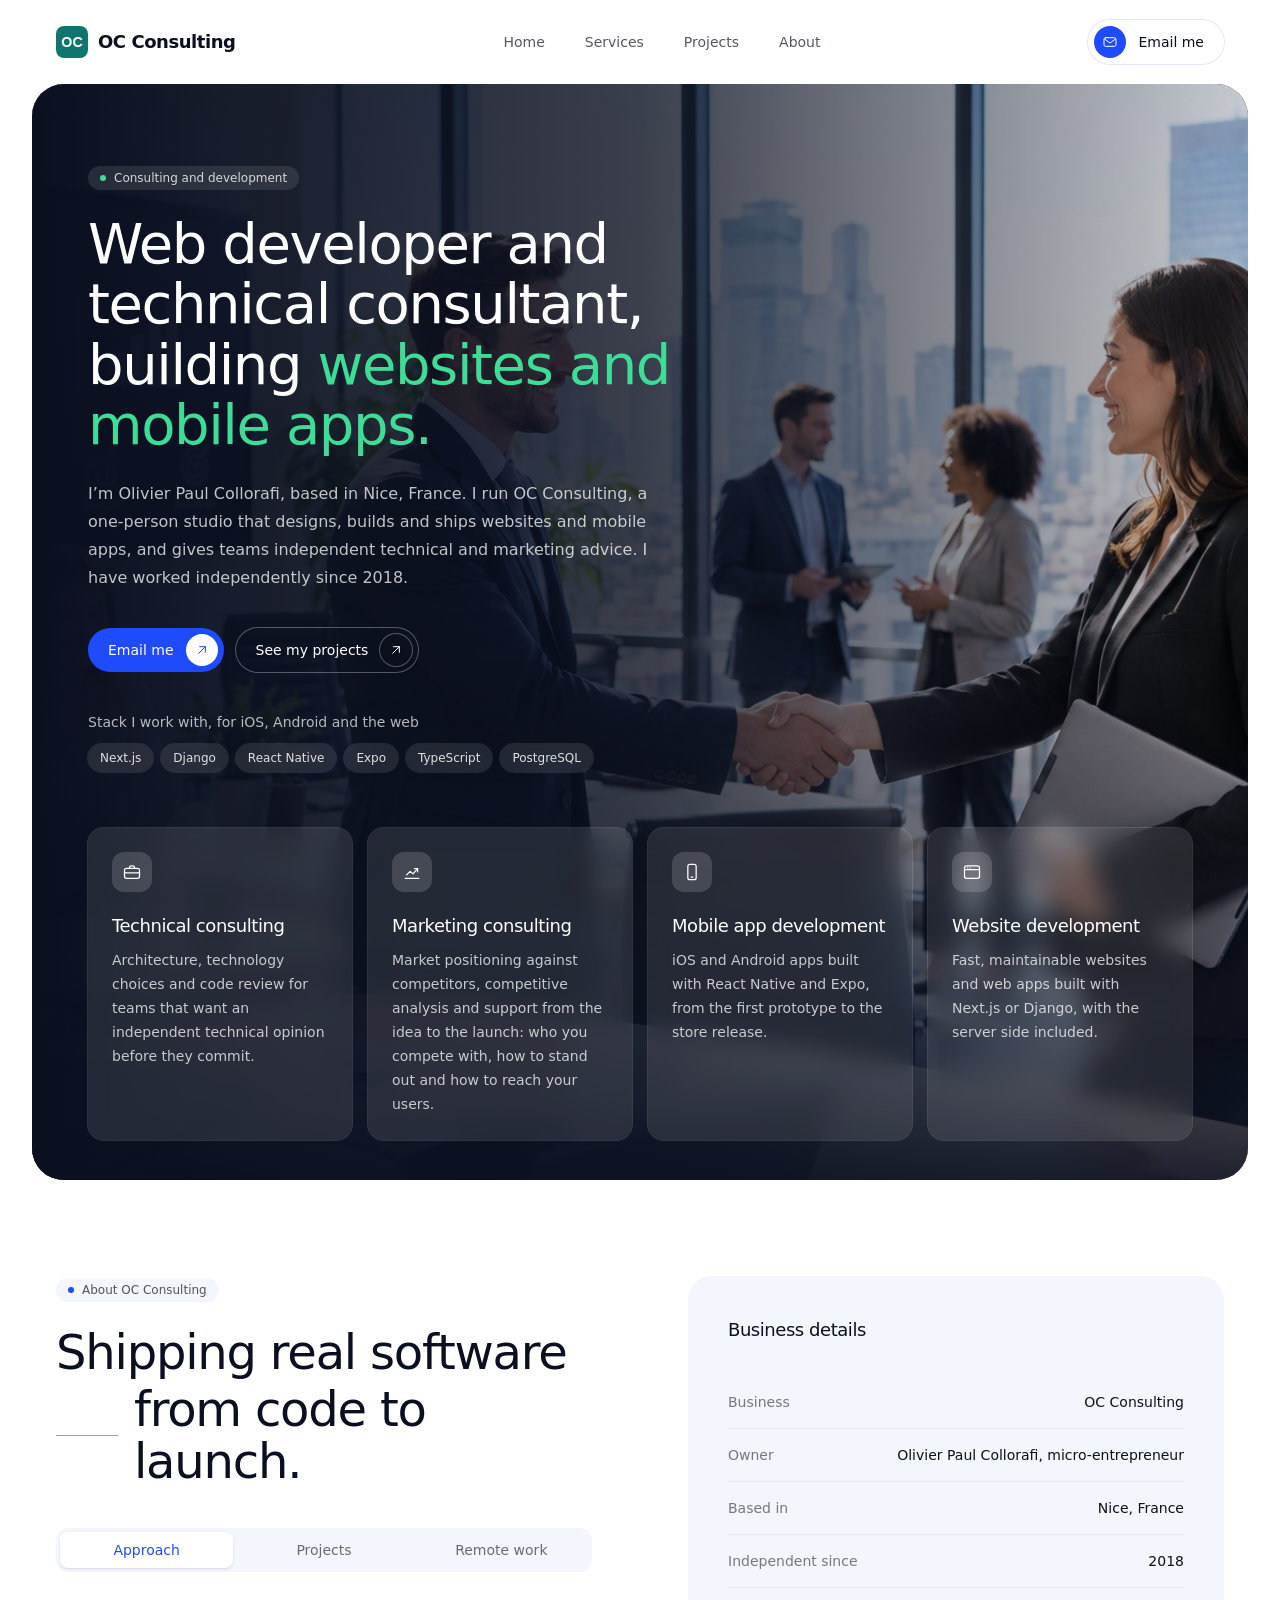
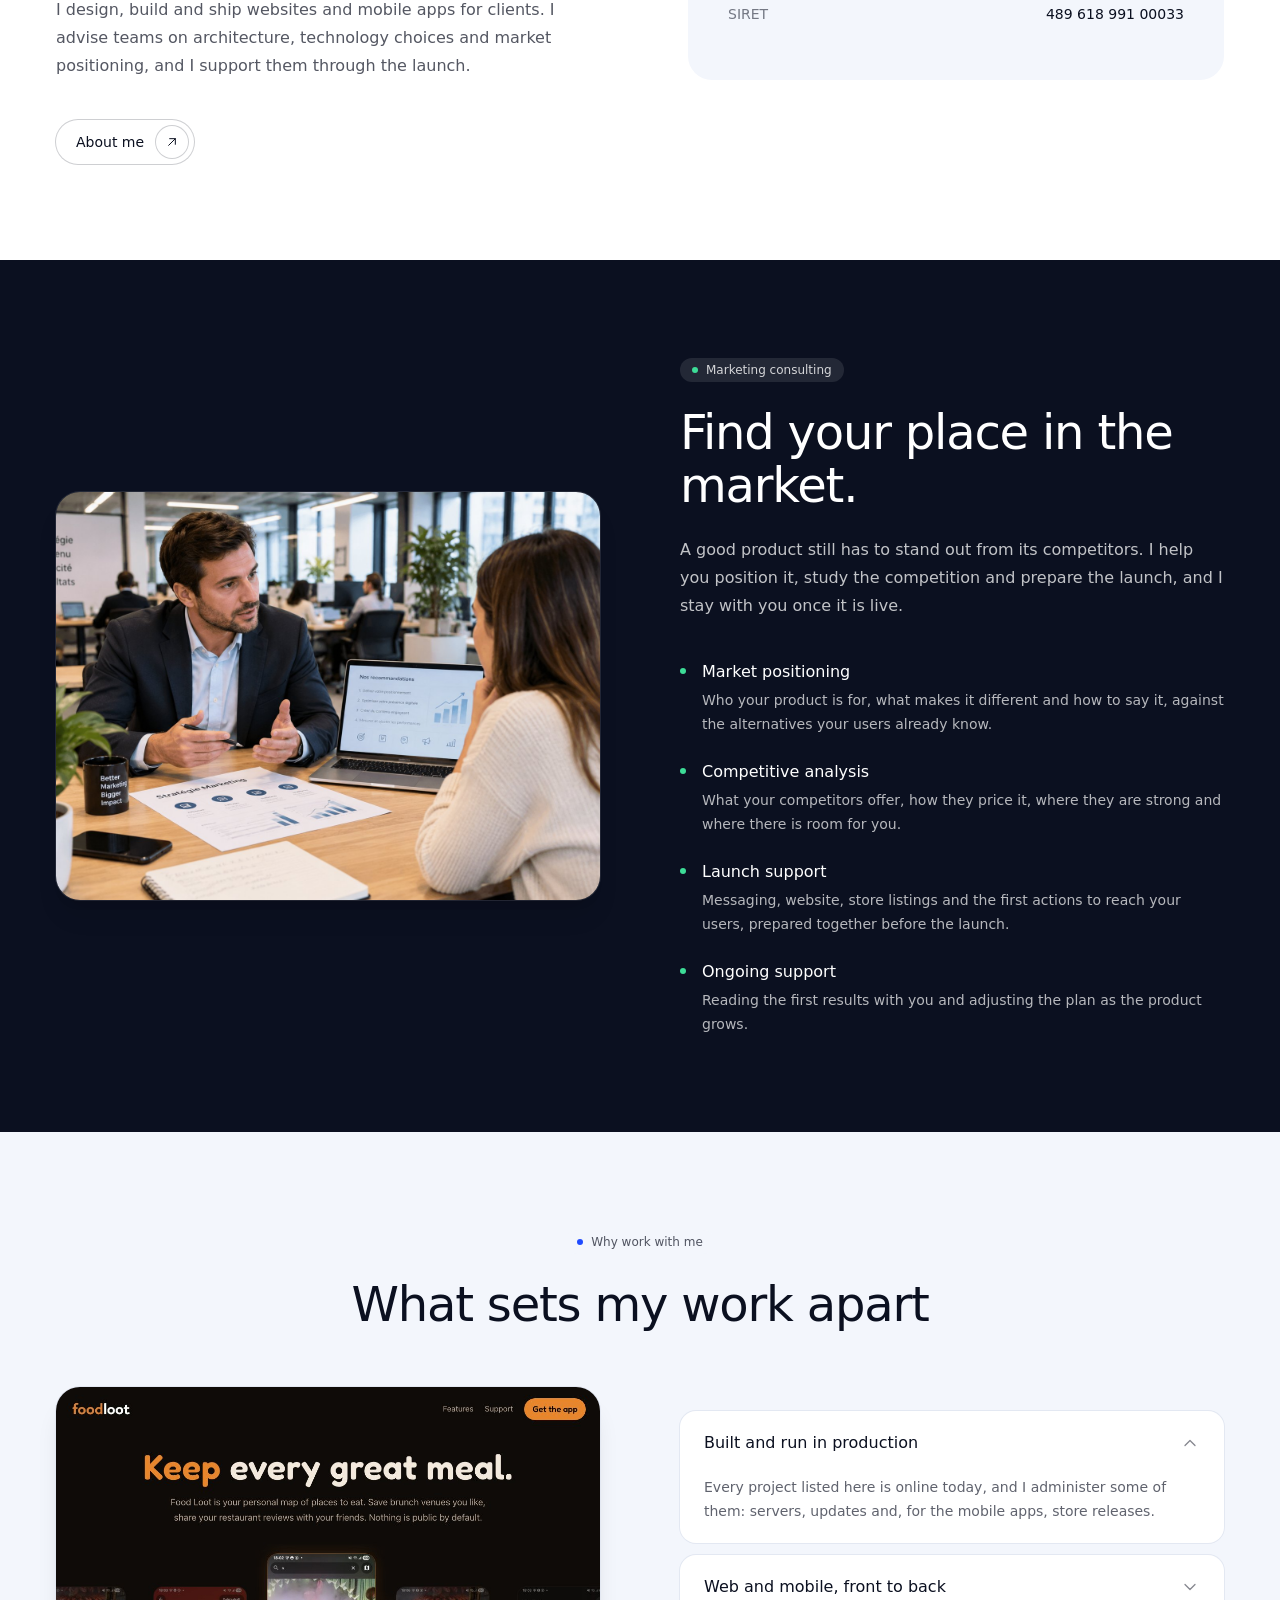
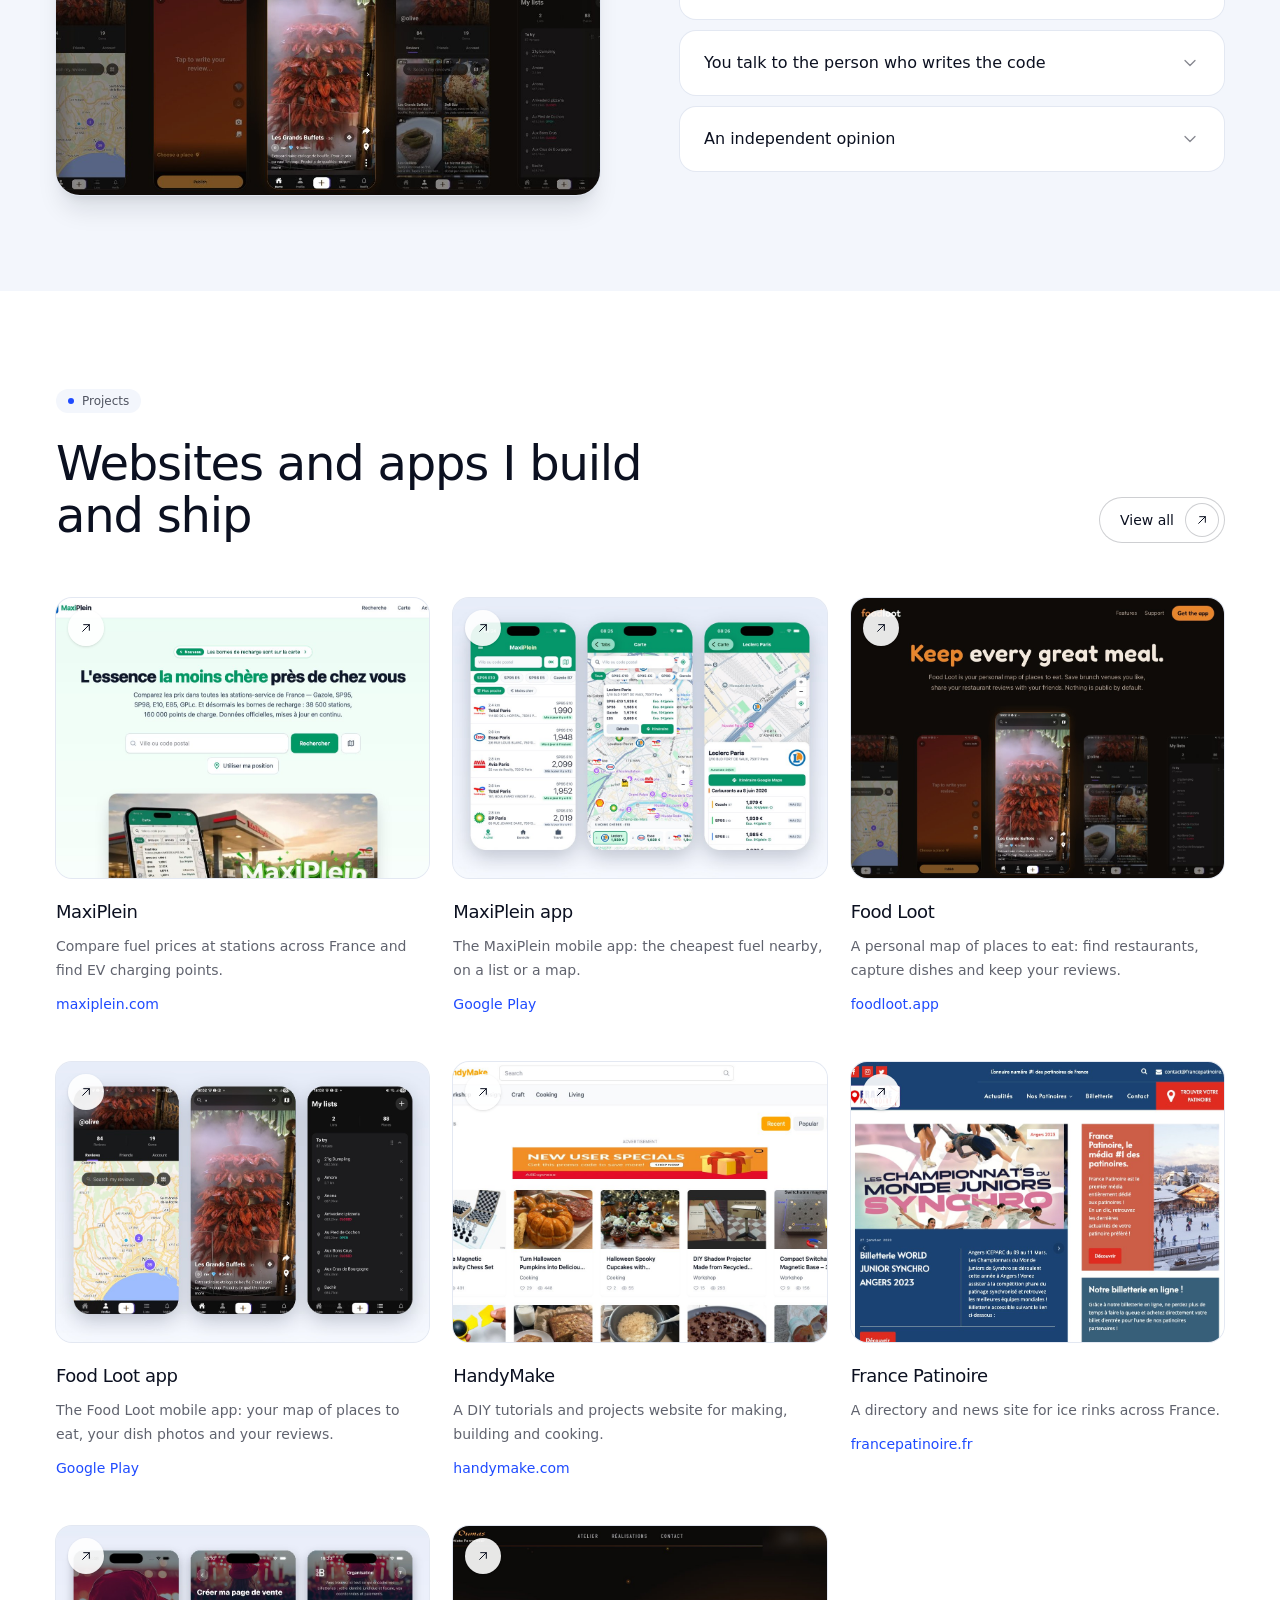
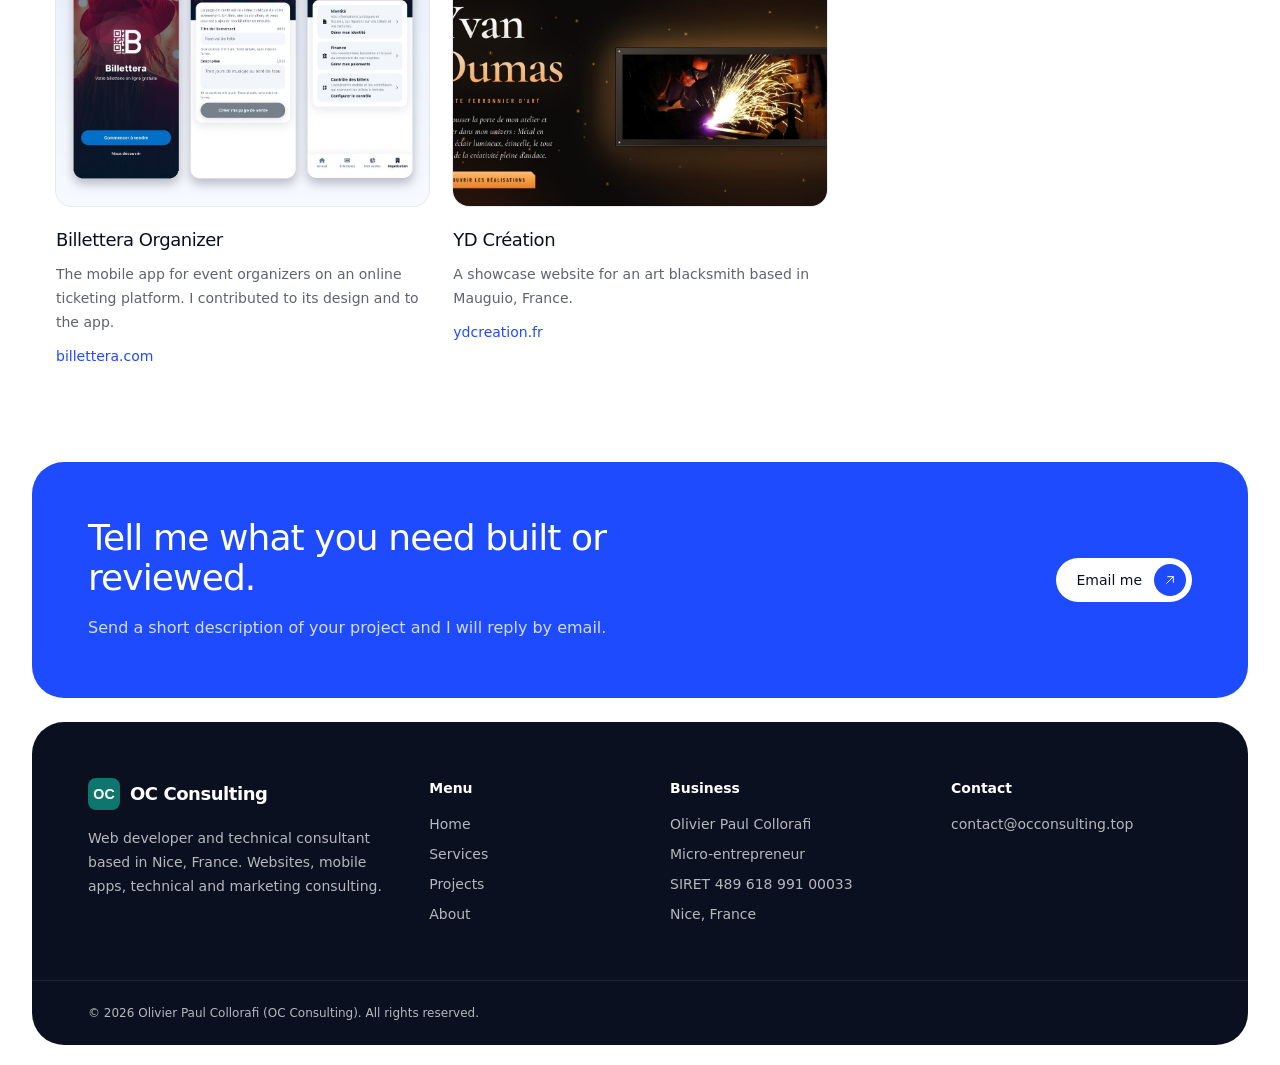
<file: index.html>
<!DOCTYPE html><!--_itOLIOI_2j85pssIfLth--><html lang="en" class="h-full antialiased"><head><meta charSet="utf-8"/><meta name="viewport" content="width=device-width, initial-scale=1"/><link rel="preload" as="image" href="/_next/static/media/hero-handshake.210c5542.jpg"/><link rel="stylesheet" href="/_next/static/css/429099bf32262f9e.css" data-precedence="next"/><link rel="preload" as="script" fetchPriority="low" href="/_next/static/chunks/webpack-dc0a982dc3d7ddbb.js"/><script src="/_next/static/chunks/4bd1b696-c023c6e3521b1417.js" async=""></script><script src="/_next/static/chunks/255-a2b6a389e5a09191.js" async=""></script><script src="/_next/static/chunks/main-app-2a7c9d1f6639aa1a.js" async=""></script><script src="/_next/static/chunks/619-ba102abea3e3d0e4.js" async=""></script><script src="/_next/static/chunks/356-9980b0c7558f4347.js" async=""></script><script src="/_next/static/chunks/app/layout-5821e8483cfbd4ad.js" async=""></script><script src="/_next/static/chunks/app/page-449ce356d684c7a2.js" async=""></script><title>Olivier Paul Collorafi - Web developer and technical consultant</title><meta name="description" content="OC Consulting is the sole proprietorship of Olivier Paul Collorafi, a web developer and technical consultant based in Nice, France. Websites, mobile apps, technical and marketing consulting."/><link rel="icon" href="/icon.svg?29041fcf75a654ab" type="image/svg+xml" sizes="any"/><script src="/_next/static/chunks/polyfills-42372ed130431b0a.js" noModule=""></script></head><body class="flex min-h-full bg-white"><div hidden=""><!--$--><!--/$--></div><div class="flex min-h-screen w-full flex-col bg-white text-ink"><header class="px-6 sm:px-10 lg:px-14"><div class="mx-auto max-w-[88rem]"><div class="flex items-center justify-between py-5"><a class="flex items-center gap-2.5 rounded text-lg font-semibold tracking-tight text-ink focus-visible:outline-2 focus-visible:outline-offset-4 focus-visible:outline-blue" href="/"><img alt="" loading="lazy" width="28" height="28" decoding="async" data-nimg="1" class="h-8 w-8" style="color:transparent" src="/_next/static/media/oc-consulting.29041fcf.svg"/>OC Consulting</a><nav aria-label="Main" class="hidden md:block"><ul class="flex items-center gap-10 text-sm font-medium text-ink/70"><li><a class="rounded transition hover:text-blue focus-visible:outline-2 focus-visible:outline-offset-4 focus-visible:outline-blue" href="/">Home</a></li><li><a class="rounded transition hover:text-blue focus-visible:outline-2 focus-visible:outline-offset-4 focus-visible:outline-blue" href="/#services">Services</a></li><li><a class="rounded transition hover:text-blue focus-visible:outline-2 focus-visible:outline-offset-4 focus-visible:outline-blue" href="/projects">Projects</a></li><li><a class="rounded transition hover:text-blue focus-visible:outline-2 focus-visible:outline-offset-4 focus-visible:outline-blue" href="/about">About</a></li></ul></nav><div class="flex items-center gap-3"><a href="mailto:contact@occonsulting.top" class="hidden items-center gap-3 rounded-full py-1.5 pr-5 pl-1.5 text-sm font-medium text-ink ring-1 ring-line transition hover:bg-mist focus-visible:outline-2 focus-visible:outline-offset-2 focus-visible:outline-blue sm:flex"><span class="flex h-8 w-8 items-center justify-center rounded-full bg-blue text-white"><svg viewBox="0 0 24 24" fill="none" stroke="currentColor" stroke-width="1.5" stroke-linecap="round" stroke-linejoin="round" aria-hidden="true" class="h-4 w-4"><rect x="3" y="5.5" width="18" height="13" rx="2.5"></rect><path d="m4 7.5 6.6 5.2a2.3 2.3 0 0 0 2.8 0L20 7.5"></path></svg></span>Email me</a><button type="button" aria-expanded="false" aria-controls="mobile-menu" aria-label="Open menu" class="flex h-10 w-10 items-center justify-center rounded-full text-ink ring-1 ring-line md:hidden"><svg viewBox="0 0 24 24" class="h-5 w-5" fill="none" stroke="currentColor" stroke-width="1.75" stroke-linecap="round" aria-hidden="true"><path d="M4 8h16M4 16h16"></path></svg></button></div></div></div></header><main class="flex-auto"><section class="px-3 sm:px-5 lg:px-8"><div class="relative isolate mx-auto max-w-[88rem] overflow-hidden rounded-[2rem] bg-navy px-6 pt-14 pb-8 sm:px-10 lg:px-14 lg:pt-20 lg:pb-10"><img alt="" decoding="async" data-nimg="fill" class="-z-20 object-cover object-[60%_60%]" style="position:absolute;height:100%;width:100%;left:0;top:0;right:0;bottom:0;color:transparent" src="/_next/static/media/hero-handshake.210c5542.jpg"/><div aria-hidden="true" class="absolute inset-0 -z-10 bg-linear-to-r from-navy via-navy/80 to-navy/20"></div><div aria-hidden="true" class="absolute inset-x-0 bottom-0 -z-10 h-2/5 bg-linear-to-t from-navy/90 to-transparent"></div><div class="max-w-2xl"><p class="inline-flex items-center gap-2 rounded-full px-3 py-1 text-xs font-medium bg-white/10 text-white/80"><span class="h-1.5 w-1.5 rounded-full bg-mint" aria-hidden="true"></span>Consulting and development</p><h1 class="mt-6 text-4xl font-medium tracking-tight text-white sm:text-5xl lg:text-[3.5rem] lg:leading-[1.08]">Web developer and technical consultant, building<!-- --> <span class="text-mint">websites and mobile apps.</span></h1><p class="mt-6 max-w-xl text-base/7 text-white/75">I’m <!-- -->Olivier Paul Collorafi<!-- -->, based in <!-- -->Nice, France<!-- -->. I run <!-- -->OC Consulting<!-- -->, a one-person studio that designs, builds and ships websites and mobile apps, and gives teams independent technical and marketing advice. I have worked independently since <!-- -->2018<!-- -->.</p><div class="mt-9 flex flex-wrap gap-3"><a href="mailto:contact@occonsulting.top" class="group inline-flex items-center gap-3 rounded-full py-1.5 pr-1.5 pl-5 text-sm font-medium transition focus-visible:outline-2 focus-visible:outline-offset-2 bg-blue text-white hover:bg-blue-dark focus-visible:outline-blue">Email me<span class="flex h-8 w-8 items-center justify-center rounded-full bg-white text-blue"><svg viewBox="0 0 24 24" fill="none" stroke="currentColor" stroke-width="1.5" stroke-linecap="round" stroke-linejoin="round" aria-hidden="true" class="h-4 w-4 transition group-hover:rotate-12"><path d="M7 17 17 7M8.5 7H17v8.5"></path></svg></span></a><a class="group inline-flex items-center gap-3 rounded-full py-1.5 pr-1.5 pl-5 text-sm font-medium transition focus-visible:outline-2 focus-visible:outline-offset-2 text-white ring-1 ring-white/30 hover:bg-white/10 focus-visible:outline-white" href="/projects">See my projects<span class="flex h-8 w-8 items-center justify-center rounded-full text-white ring-1 ring-white/30"><svg viewBox="0 0 24 24" fill="none" stroke="currentColor" stroke-width="1.5" stroke-linecap="round" stroke-linejoin="round" aria-hidden="true" class="h-4 w-4 transition group-hover:rotate-12"><path d="M7 17 17 7M8.5 7H17v8.5"></path></svg></span></a></div><p class="mt-10 text-sm font-medium text-white/70">Stack I work with, for iOS, Android and the web</p><ul class="mt-3 flex flex-wrap gap-2"><li class="rounded-full bg-white/10 px-3 py-1.5 text-xs font-medium text-white/85 ring-1 ring-white/10 backdrop-blur-sm">Next.js</li><li class="rounded-full bg-white/10 px-3 py-1.5 text-xs font-medium text-white/85 ring-1 ring-white/10 backdrop-blur-sm">Django</li><li class="rounded-full bg-white/10 px-3 py-1.5 text-xs font-medium text-white/85 ring-1 ring-white/10 backdrop-blur-sm">React Native</li><li class="rounded-full bg-white/10 px-3 py-1.5 text-xs font-medium text-white/85 ring-1 ring-white/10 backdrop-blur-sm">Expo</li><li class="rounded-full bg-white/10 px-3 py-1.5 text-xs font-medium text-white/85 ring-1 ring-white/10 backdrop-blur-sm">TypeScript</li><li class="rounded-full bg-white/10 px-3 py-1.5 text-xs font-medium text-white/85 ring-1 ring-white/10 backdrop-blur-sm">PostgreSQL</li></ul></div><ul id="services" aria-label="Services" class="mt-14 grid scroll-mt-8 gap-4 md:grid-cols-2 lg:grid-cols-4"><li class="rounded-2xl bg-white/10 p-6 ring-1 ring-white/15 backdrop-blur-md"><span class="flex h-10 w-10 items-center justify-center rounded-xl bg-white/15 text-white"><svg viewBox="0 0 24 24" fill="none" stroke="currentColor" stroke-width="1.5" stroke-linecap="round" stroke-linejoin="round" aria-hidden="true" class="h-5 w-5"><rect x="3" y="7.5" width="18" height="12" rx="2.5"></rect><path d="M9 7.5v-1a2 2 0 0 1 2-2h2a2 2 0 0 1 2 2v1M3 13h18"></path></svg></span><h3 class="mt-5 text-lg font-medium tracking-tight text-white">Technical consulting</h3><p class="mt-2 text-sm/6 text-white/75">Architecture, technology choices and code review for teams that want an independent technical opinion before they commit.</p></li><li class="rounded-2xl bg-white/10 p-6 ring-1 ring-white/15 backdrop-blur-md"><span class="flex h-10 w-10 items-center justify-center rounded-xl bg-white/15 text-white"><svg viewBox="0 0 24 24" fill="none" stroke="currentColor" stroke-width="1.5" stroke-linecap="round" stroke-linejoin="round" aria-hidden="true" class="h-5 w-5"><path d="M3.75 19.5h16.5M5.5 15.5l4.25-4.25 3.5 3 5.5-6.25"></path><path d="M15 8h3.75v3.75"></path></svg></span><h3 class="mt-5 text-lg font-medium tracking-tight text-white">Marketing consulting</h3><p class="mt-2 text-sm/6 text-white/75">Market positioning against competitors, competitive analysis and support from the idea to the launch: who you compete with, how to stand out and how to reach your users.</p></li><li class="rounded-2xl bg-white/10 p-6 ring-1 ring-white/15 backdrop-blur-md"><span class="flex h-10 w-10 items-center justify-center rounded-xl bg-white/15 text-white"><svg viewBox="0 0 24 24" fill="none" stroke="currentColor" stroke-width="1.5" stroke-linecap="round" stroke-linejoin="round" aria-hidden="true" class="h-5 w-5"><rect x="7" y="2.75" width="10" height="18.5" rx="2.5"></rect><path d="M11 18.25h2"></path></svg></span><h3 class="mt-5 text-lg font-medium tracking-tight text-white">Mobile app development</h3><p class="mt-2 text-sm/6 text-white/75">iOS and Android apps built with React Native and Expo, from the first prototype to the store release.</p></li><li class="rounded-2xl bg-white/10 p-6 ring-1 ring-white/15 backdrop-blur-md"><span class="flex h-10 w-10 items-center justify-center rounded-xl bg-white/15 text-white"><svg viewBox="0 0 24 24" fill="none" stroke="currentColor" stroke-width="1.5" stroke-linecap="round" stroke-linejoin="round" aria-hidden="true" class="h-5 w-5"><rect x="3" y="4.5" width="18" height="15" rx="2.5"></rect><path d="M3 9.25h18M6.75 6.9h.01M9.5 6.9h.01"></path></svg></span><h3 class="mt-5 text-lg font-medium tracking-tight text-white">Website development</h3><p class="mt-2 text-sm/6 text-white/75">Fast, maintainable websites and web apps built with Next.js or Django, with the server side included.</p></li></ul></div></section><section aria-labelledby="about-title" class="px-6 py-20 sm:px-10 lg:px-14 lg:py-24"><div class="mx-auto grid max-w-[80rem] items-start gap-14 lg:grid-cols-2 lg:gap-24"><div><p class="inline-flex items-center gap-2 rounded-full px-3 py-1 text-xs font-medium bg-mist text-ink/70"><span class="h-1.5 w-1.5 rounded-full bg-blue" aria-hidden="true"></span>About <!-- -->OC Consulting</p><h2 id="about-title" class="mt-6 text-3xl font-medium tracking-tight text-ink sm:text-4xl lg:text-5xl lg:leading-[1.1]">Shipping real software<span class="mt-1 flex items-center gap-4"><span class="hidden h-px w-16 bg-ink/40 sm:block" aria-hidden="true"></span>from code to launch.</span></h2><div class="mt-10"><div><div role="tablist" aria-label="About OC Consulting" class="flex gap-1 rounded-xl bg-mist p-1"><button id="_R_d9btb_-tab-approach" type="button" role="tab" aria-selected="true" aria-controls="_R_d9btb_-panel-approach" tabindex="0" class="flex-1 rounded-lg px-3 py-2 text-sm font-medium transition focus-visible:outline-2 focus-visible:outline-blue bg-white text-blue shadow-sm">Approach</button><button id="_R_d9btb_-tab-products" type="button" role="tab" aria-selected="false" aria-controls="_R_d9btb_-panel-products" tabindex="-1" class="flex-1 rounded-lg px-3 py-2 text-sm font-medium transition focus-visible:outline-2 focus-visible:outline-blue text-ink/60 hover:text-ink">Projects</button><button id="_R_d9btb_-tab-remote" type="button" role="tab" aria-selected="false" aria-controls="_R_d9btb_-panel-remote" tabindex="-1" class="flex-1 rounded-lg px-3 py-2 text-sm font-medium transition focus-visible:outline-2 focus-visible:outline-blue text-ink/60 hover:text-ink">Remote work</button></div><div id="_R_d9btb_-panel-approach" role="tabpanel" aria-labelledby="_R_d9btb_-tab-approach" class="mt-6 max-w-lg text-base/7 text-ink/70">I design, build and ship websites and mobile apps for clients. I advise teams on architecture, technology choices and market positioning, and I support them through the launch.</div><div id="_R_d9btb_-panel-products" role="tabpanel" aria-labelledby="_R_d9btb_-tab-products" hidden="" class="mt-6 max-w-lg text-base/7 text-ink/70">I develop websites and mobile apps, and I also administer some of them. Recent projects include MaxiPlein, Food Loot, HandyMake, France Patinoire, Billettera and YD Création.</div><div id="_R_d9btb_-panel-remote" role="tabpanel" aria-labelledby="_R_d9btb_-tab-remote" hidden="" class="mt-6 max-w-lg text-base/7 text-ink/70">I work remotely from Nice, France and talk with clients by email and video call.</div></div></div><div class="mt-10"><a class="group inline-flex items-center gap-3 rounded-full py-1.5 pr-1.5 pl-5 text-sm font-medium transition focus-visible:outline-2 focus-visible:outline-offset-2 text-ink ring-1 ring-ink/20 hover:bg-mist focus-visible:outline-blue" href="/about">About me<span class="flex h-8 w-8 items-center justify-center rounded-full text-ink ring-1 ring-ink/20"><svg viewBox="0 0 24 24" fill="none" stroke="currentColor" stroke-width="1.5" stroke-linecap="round" stroke-linejoin="round" aria-hidden="true" class="h-4 w-4 transition group-hover:rotate-12"><path d="M7 17 17 7M8.5 7H17v8.5"></path></svg></span></a></div></div><div class="rounded-3xl bg-mist p-8 sm:p-10"><h3 class="text-lg font-medium tracking-tight text-ink">Business details</h3><dl class="mt-8 divide-y divide-line text-sm"><div class="flex flex-col gap-1 py-4 sm:flex-row sm:justify-between"><dt class="text-ink/55">Business</dt><dd class="font-medium text-ink">OC Consulting</dd></div><div class="flex flex-col gap-1 py-4 sm:flex-row sm:justify-between"><dt class="text-ink/55">Owner</dt><dd class="font-medium text-ink">Olivier Paul Collorafi, micro-entrepreneur</dd></div><div class="flex flex-col gap-1 py-4 sm:flex-row sm:justify-between"><dt class="text-ink/55">Based in</dt><dd class="font-medium text-ink">Nice, France</dd></div><div class="flex flex-col gap-1 py-4 sm:flex-row sm:justify-between"><dt class="text-ink/55">Independent since</dt><dd class="font-medium text-ink">2018</dd></div><div class="flex flex-col gap-1 py-4 sm:flex-row sm:justify-between"><dt class="text-ink/55">SIRET</dt><dd class="font-medium text-ink">489 618 991 00033</dd></div></dl></div></div></section><section aria-labelledby="marketing-title" class="bg-navy px-6 py-20 sm:px-10 lg:px-14 lg:py-24"><div class="mx-auto grid max-w-[80rem] items-center gap-12 lg:grid-cols-2 lg:gap-20"><img alt="A marketing strategy meeting around a laptop and printed charts" loading="lazy" width="1536" height="1024" decoding="async" data-nimg="1" class="aspect-4/3 w-full rounded-3xl object-cover shadow-xl ring-1 ring-white/10" style="color:transparent" src="/_next/static/media/marketing-strategy.255af032.jpg"/><div><p class="inline-flex items-center gap-2 rounded-full px-3 py-1 text-xs font-medium bg-white/10 text-white/80"><span class="h-1.5 w-1.5 rounded-full bg-mint" aria-hidden="true"></span>Marketing consulting</p><h2 id="marketing-title" class="mt-6 text-3xl font-medium tracking-tight text-white sm:text-4xl lg:text-5xl lg:leading-[1.1]">Find your place in the market.</h2><p class="mt-6 text-base/7 text-white/75">A good product still has to stand out from its competitors. I help you position it, study the competition and prepare the launch, and I stay with you once it is live.</p><ul class="mt-10 space-y-6"><li class="flex gap-4"><span class="mt-2 h-1.5 w-1.5 flex-none rounded-full bg-mint" aria-hidden="true"></span><div><h3 class="text-base font-medium text-white">Market positioning</h3><p class="mt-1 text-sm/6 text-white/70">Who your product is for, what makes it different and how to say it, against the alternatives your users already know.</p></div></li><li class="flex gap-4"><span class="mt-2 h-1.5 w-1.5 flex-none rounded-full bg-mint" aria-hidden="true"></span><div><h3 class="text-base font-medium text-white">Competitive analysis</h3><p class="mt-1 text-sm/6 text-white/70">What your competitors offer, how they price it, where they are strong and where there is room for you.</p></div></li><li class="flex gap-4"><span class="mt-2 h-1.5 w-1.5 flex-none rounded-full bg-mint" aria-hidden="true"></span><div><h3 class="text-base font-medium text-white">Launch support</h3><p class="mt-1 text-sm/6 text-white/70">Messaging, website, store listings and the first actions to reach your users, prepared together before the launch.</p></div></li><li class="flex gap-4"><span class="mt-2 h-1.5 w-1.5 flex-none rounded-full bg-mint" aria-hidden="true"></span><div><h3 class="text-base font-medium text-white">Ongoing support</h3><p class="mt-1 text-sm/6 text-white/70">Reading the first results with you and adjusting the plan as the product grows.</p></div></li></ul></div></div></section><section aria-labelledby="why-title" class="bg-mist px-6 py-20 sm:px-10 lg:px-14 lg:py-24"><div class="mx-auto max-w-[80rem]"><div class="mx-auto max-w-2xl text-center"><p class="inline-flex items-center gap-2 rounded-full px-3 py-1 text-xs font-medium bg-mist text-ink/70"><span class="h-1.5 w-1.5 rounded-full bg-blue" aria-hidden="true"></span>Why work with me</p><h2 id="why-title" class="mt-6 text-3xl font-medium tracking-tight text-ink sm:text-4xl lg:text-5xl lg:leading-[1.1]">What sets my work apart</h2></div><div class="mt-14 grid items-center gap-10 lg:grid-cols-2 lg:gap-20"><img alt="Screenshot of Food Loot, one of the apps I worked on" loading="lazy" width="1280" height="800" decoding="async" data-nimg="1" class="aspect-4/3 w-full rounded-3xl object-cover object-top shadow-xl ring-1 shadow-navy/10 ring-line" style="color:transparent" src="/_next/static/media/foodloot-wide.9a8e8996.jpg"/><div class="space-y-3"><details name="reasons" open="" class="group rounded-2xl bg-white ring-1 ring-line"><summary class="flex cursor-pointer list-none items-center justify-between gap-4 rounded-2xl px-6 py-5 text-base font-medium text-ink focus-visible:outline-2 focus-visible:outline-blue [&amp;::-webkit-details-marker]:hidden">Built and run in production<svg viewBox="0 0 24 24" fill="none" stroke="currentColor" stroke-width="1.5" stroke-linecap="round" stroke-linejoin="round" aria-hidden="true" class="h-5 w-5 flex-none text-ink/50 transition group-open:rotate-180"><path d="m6 9 6 6 6-6"></path></svg></summary><p class="px-6 pb-5 text-sm/6 text-ink/65">Every project listed here is online today, and I administer some of them: servers, updates and, for the mobile apps, store releases.</p></details><details name="reasons" class="group rounded-2xl bg-white ring-1 ring-line"><summary class="flex cursor-pointer list-none items-center justify-between gap-4 rounded-2xl px-6 py-5 text-base font-medium text-ink focus-visible:outline-2 focus-visible:outline-blue [&amp;::-webkit-details-marker]:hidden">Web and mobile, front to back<svg viewBox="0 0 24 24" fill="none" stroke="currentColor" stroke-width="1.5" stroke-linecap="round" stroke-linejoin="round" aria-hidden="true" class="h-5 w-5 flex-none text-ink/50 transition group-open:rotate-180"><path d="m6 9 6 6 6-6"></path></svg></summary><p class="px-6 pb-5 text-sm/6 text-ink/65">Next.js and Django for the web, React Native and Expo for mobile, with PostgreSQL and PostGIS on the data side.</p></details><details name="reasons" class="group rounded-2xl bg-white ring-1 ring-line"><summary class="flex cursor-pointer list-none items-center justify-between gap-4 rounded-2xl px-6 py-5 text-base font-medium text-ink focus-visible:outline-2 focus-visible:outline-blue [&amp;::-webkit-details-marker]:hidden">You talk to the person who writes the code<svg viewBox="0 0 24 24" fill="none" stroke="currentColor" stroke-width="1.5" stroke-linecap="round" stroke-linejoin="round" aria-hidden="true" class="h-5 w-5 flex-none text-ink/50 transition group-open:rotate-180"><path d="m6 9 6 6 6-6"></path></svg></summary><p class="px-6 pb-5 text-sm/6 text-ink/65">No account managers in between. I answer by email and join video calls to discuss your project.</p></details><details name="reasons" class="group rounded-2xl bg-white ring-1 ring-line"><summary class="flex cursor-pointer list-none items-center justify-between gap-4 rounded-2xl px-6 py-5 text-base font-medium text-ink focus-visible:outline-2 focus-visible:outline-blue [&amp;::-webkit-details-marker]:hidden">An independent opinion<svg viewBox="0 0 24 24" fill="none" stroke="currentColor" stroke-width="1.5" stroke-linecap="round" stroke-linejoin="round" aria-hidden="true" class="h-5 w-5 flex-none text-ink/50 transition group-open:rotate-180"><path d="m6 9 6 6 6-6"></path></svg></summary><p class="px-6 pb-5 text-sm/6 text-ink/65">Before you commit to a stack, an architecture or a market positioning, I give you my view on the options, the competition and the trade-offs.</p></details></div></div></div></section><section aria-labelledby="work-title" class="px-6 py-20 sm:px-10 lg:px-14 lg:py-24"><div class="mx-auto max-w-[80rem]"><div class="flex flex-col items-start justify-between gap-6 sm:flex-row sm:items-end"><div><p class="inline-flex items-center gap-2 rounded-full px-3 py-1 text-xs font-medium bg-mist text-ink/70"><span class="h-1.5 w-1.5 rounded-full bg-blue" aria-hidden="true"></span>Projects</p><h2 id="work-title" class="mt-6 max-w-2xl text-3xl font-medium tracking-tight text-ink sm:text-4xl lg:text-5xl lg:leading-[1.1]">Websites and apps I build and ship</h2></div><a class="group inline-flex items-center gap-3 rounded-full py-1.5 pr-1.5 pl-5 text-sm font-medium transition focus-visible:outline-2 focus-visible:outline-offset-2 text-ink ring-1 ring-ink/20 hover:bg-mist focus-visible:outline-blue" href="/projects">View all<span class="flex h-8 w-8 items-center justify-center rounded-full text-ink ring-1 ring-ink/20"><svg viewBox="0 0 24 24" fill="none" stroke="currentColor" stroke-width="1.5" stroke-linecap="round" stroke-linejoin="round" aria-hidden="true" class="h-4 w-4 transition group-hover:rotate-12"><path d="M7 17 17 7M8.5 7H17v8.5"></path></svg></span></a></div><ul class="mt-14 grid gap-x-6 gap-y-12 sm:grid-cols-2 lg:grid-cols-3"><li><a href="https://maxiplein.com" target="_blank" rel="noopener noreferrer" class="group block rounded-2xl focus-visible:outline-2 focus-visible:outline-offset-4 focus-visible:outline-blue"><div class="relative overflow-hidden rounded-2xl bg-mist ring-1 ring-line"><img alt="Screenshot of MaxiPlein" loading="lazy" width="1280" height="800" decoding="async" data-nimg="1" class="aspect-4/3 w-full object-cover transition duration-300 group-hover:scale-[1.03] object-top" style="color:transparent" src="/_next/static/media/maxiplein-wide.cecb0b21.jpg"/><span class="absolute top-3 left-3 flex h-9 w-9 items-center justify-center rounded-full bg-white/90 text-ink shadow-sm"><svg viewBox="0 0 24 24" fill="none" stroke="currentColor" stroke-width="1.5" stroke-linecap="round" stroke-linejoin="round" aria-hidden="true" class="h-4 w-4"><path d="M7 17 17 7M8.5 7H17v8.5"></path></svg></span></div><h3 class="mt-5 text-lg font-medium tracking-tight text-ink">MaxiPlein</h3><p class="mt-2 text-sm/6 text-ink/65">Compare fuel prices at stations across France and find EV charging points.</p><p class="mt-3 text-sm font-medium text-blue">maxiplein.com</p></a></li><li><a href="https://play.google.com/store/apps/details?id=com.maxiplein.app" target="_blank" rel="noopener noreferrer" class="group block rounded-2xl focus-visible:outline-2 focus-visible:outline-offset-4 focus-visible:outline-blue"><div class="relative overflow-hidden rounded-2xl bg-mist ring-1 ring-line"><img alt="Screenshot of MaxiPlein app" loading="lazy" width="1280" height="800" decoding="async" data-nimg="1" class="aspect-4/3 w-full object-cover transition duration-300 group-hover:scale-[1.03] object-center" style="color:transparent" src="/_next/static/media/maxiplein-app-wide.72cc65f0.jpg"/><span class="absolute top-3 left-3 flex h-9 w-9 items-center justify-center rounded-full bg-white/90 text-ink shadow-sm"><svg viewBox="0 0 24 24" fill="none" stroke="currentColor" stroke-width="1.5" stroke-linecap="round" stroke-linejoin="round" aria-hidden="true" class="h-4 w-4"><path d="M7 17 17 7M8.5 7H17v8.5"></path></svg></span></div><h3 class="mt-5 text-lg font-medium tracking-tight text-ink">MaxiPlein app</h3><p class="mt-2 text-sm/6 text-ink/65">The MaxiPlein mobile app: the cheapest fuel nearby, on a list or a map.</p><p class="mt-3 text-sm font-medium text-blue">Google Play</p></a></li><li><a href="https://www.foodloot.app" target="_blank" rel="noopener noreferrer" class="group block rounded-2xl focus-visible:outline-2 focus-visible:outline-offset-4 focus-visible:outline-blue"><div class="relative overflow-hidden rounded-2xl bg-mist ring-1 ring-line"><img alt="Screenshot of Food Loot" loading="lazy" width="1280" height="800" decoding="async" data-nimg="1" class="aspect-4/3 w-full object-cover transition duration-300 group-hover:scale-[1.03] object-top" style="color:transparent" src="/_next/static/media/foodloot-wide.9a8e8996.jpg"/><span class="absolute top-3 left-3 flex h-9 w-9 items-center justify-center rounded-full bg-white/90 text-ink shadow-sm"><svg viewBox="0 0 24 24" fill="none" stroke="currentColor" stroke-width="1.5" stroke-linecap="round" stroke-linejoin="round" aria-hidden="true" class="h-4 w-4"><path d="M7 17 17 7M8.5 7H17v8.5"></path></svg></span></div><h3 class="mt-5 text-lg font-medium tracking-tight text-ink">Food Loot</h3><p class="mt-2 text-sm/6 text-ink/65">A personal map of places to eat: find restaurants, capture dishes and keep your reviews.</p><p class="mt-3 text-sm font-medium text-blue">foodloot.app</p></a></li><li><a href="https://play.google.com/store/apps/details?id=app.foodloot.mobile" target="_blank" rel="noopener noreferrer" class="group block rounded-2xl focus-visible:outline-2 focus-visible:outline-offset-4 focus-visible:outline-blue"><div class="relative overflow-hidden rounded-2xl bg-mist ring-1 ring-line"><img alt="Screenshot of Food Loot app" loading="lazy" width="1280" height="800" decoding="async" data-nimg="1" class="aspect-4/3 w-full object-cover transition duration-300 group-hover:scale-[1.03] object-center" style="color:transparent" src="/_next/static/media/foodloot-app-wide.c5d4ff73.jpg"/><span class="absolute top-3 left-3 flex h-9 w-9 items-center justify-center rounded-full bg-white/90 text-ink shadow-sm"><svg viewBox="0 0 24 24" fill="none" stroke="currentColor" stroke-width="1.5" stroke-linecap="round" stroke-linejoin="round" aria-hidden="true" class="h-4 w-4"><path d="M7 17 17 7M8.5 7H17v8.5"></path></svg></span></div><h3 class="mt-5 text-lg font-medium tracking-tight text-ink">Food Loot app</h3><p class="mt-2 text-sm/6 text-ink/65">The Food Loot mobile app: your map of places to eat, your dish photos and your reviews.</p><p class="mt-3 text-sm font-medium text-blue">Google Play</p></a></li><li><a href="https://handymake.com" target="_blank" rel="noopener noreferrer" class="group block rounded-2xl focus-visible:outline-2 focus-visible:outline-offset-4 focus-visible:outline-blue"><div class="relative overflow-hidden rounded-2xl bg-mist ring-1 ring-line"><img alt="Screenshot of HandyMake" loading="lazy" width="1280" height="800" decoding="async" data-nimg="1" class="aspect-4/3 w-full object-cover transition duration-300 group-hover:scale-[1.03] object-top" style="color:transparent" src="/_next/static/media/handymake-wide.92b5b11e.jpg"/><span class="absolute top-3 left-3 flex h-9 w-9 items-center justify-center rounded-full bg-white/90 text-ink shadow-sm"><svg viewBox="0 0 24 24" fill="none" stroke="currentColor" stroke-width="1.5" stroke-linecap="round" stroke-linejoin="round" aria-hidden="true" class="h-4 w-4"><path d="M7 17 17 7M8.5 7H17v8.5"></path></svg></span></div><h3 class="mt-5 text-lg font-medium tracking-tight text-ink">HandyMake</h3><p class="mt-2 text-sm/6 text-ink/65">A DIY tutorials and projects website for making, building and cooking.</p><p class="mt-3 text-sm font-medium text-blue">handymake.com</p></a></li><li><a href="https://francepatinoire.fr" target="_blank" rel="noopener noreferrer" class="group block rounded-2xl focus-visible:outline-2 focus-visible:outline-offset-4 focus-visible:outline-blue"><div class="relative overflow-hidden rounded-2xl bg-mist ring-1 ring-line"><img alt="Screenshot of France Patinoire" loading="lazy" width="1280" height="800" decoding="async" data-nimg="1" class="aspect-4/3 w-full object-cover transition duration-300 group-hover:scale-[1.03] object-top" style="color:transparent" src="/_next/static/media/francepatinoire-wide.e395f0a6.jpg"/><span class="absolute top-3 left-3 flex h-9 w-9 items-center justify-center rounded-full bg-white/90 text-ink shadow-sm"><svg viewBox="0 0 24 24" fill="none" stroke="currentColor" stroke-width="1.5" stroke-linecap="round" stroke-linejoin="round" aria-hidden="true" class="h-4 w-4"><path d="M7 17 17 7M8.5 7H17v8.5"></path></svg></span></div><h3 class="mt-5 text-lg font-medium tracking-tight text-ink">France Patinoire</h3><p class="mt-2 text-sm/6 text-ink/65">A directory and news site for ice rinks across France.</p><p class="mt-3 text-sm font-medium text-blue">francepatinoire.fr</p></a></li><li><a href="https://billettera.com" target="_blank" rel="noopener noreferrer" class="group block rounded-2xl focus-visible:outline-2 focus-visible:outline-offset-4 focus-visible:outline-blue"><div class="relative overflow-hidden rounded-2xl bg-mist ring-1 ring-line"><img alt="Screenshot of Billettera Organizer" loading="lazy" width="1280" height="800" decoding="async" data-nimg="1" class="aspect-4/3 w-full object-cover transition duration-300 group-hover:scale-[1.03] object-center" style="color:transparent" src="/_next/static/media/billettera-wide.25b15184.jpg"/><span class="absolute top-3 left-3 flex h-9 w-9 items-center justify-center rounded-full bg-white/90 text-ink shadow-sm"><svg viewBox="0 0 24 24" fill="none" stroke="currentColor" stroke-width="1.5" stroke-linecap="round" stroke-linejoin="round" aria-hidden="true" class="h-4 w-4"><path d="M7 17 17 7M8.5 7H17v8.5"></path></svg></span></div><h3 class="mt-5 text-lg font-medium tracking-tight text-ink">Billettera Organizer</h3><p class="mt-2 text-sm/6 text-ink/65">The mobile app for event organizers on an online ticketing platform. I contributed to its design and to the app.</p><p class="mt-3 text-sm font-medium text-blue">billettera.com</p></a></li><li><a href="https://ydcreation.fr" target="_blank" rel="noopener noreferrer" class="group block rounded-2xl focus-visible:outline-2 focus-visible:outline-offset-4 focus-visible:outline-blue"><div class="relative overflow-hidden rounded-2xl bg-mist ring-1 ring-line"><img alt="Screenshot of YD Création" loading="lazy" width="1280" height="800" decoding="async" data-nimg="1" class="aspect-4/3 w-full object-cover transition duration-300 group-hover:scale-[1.03] object-top" style="color:transparent" src="/_next/static/media/ydcreation-wide.7559a0f1.jpg"/><span class="absolute top-3 left-3 flex h-9 w-9 items-center justify-center rounded-full bg-white/90 text-ink shadow-sm"><svg viewBox="0 0 24 24" fill="none" stroke="currentColor" stroke-width="1.5" stroke-linecap="round" stroke-linejoin="round" aria-hidden="true" class="h-4 w-4"><path d="M7 17 17 7M8.5 7H17v8.5"></path></svg></span></div><h3 class="mt-5 text-lg font-medium tracking-tight text-ink">YD Création</h3><p class="mt-2 text-sm/6 text-ink/65">A showcase website for an art blacksmith based in Mauguio, France.</p><p class="mt-3 text-sm font-medium text-blue">ydcreation.fr</p></a></li></ul></div></section><section aria-label="Contact" class="px-3 pb-6 sm:px-5 lg:px-8"><div class="mx-auto flex max-w-[88rem] flex-col items-start justify-between gap-8 rounded-[2rem] bg-blue px-8 py-14 sm:px-12 md:flex-row md:items-center lg:px-14"><div class="max-w-xl"><h2 class="text-3xl font-medium tracking-tight text-white sm:text-4xl">Tell me what you need built or reviewed.</h2><p class="mt-4 text-base/7 text-white/80">Send a short description of your project and I will reply by email.</p></div><a href="mailto:contact@occonsulting.top" class="group inline-flex items-center gap-3 rounded-full py-1.5 pr-1.5 pl-5 text-sm font-medium transition focus-visible:outline-2 focus-visible:outline-offset-2 bg-white text-ink hover:bg-mist focus-visible:outline-white">Email me<span class="flex h-8 w-8 items-center justify-center rounded-full bg-blue text-white"><svg viewBox="0 0 24 24" fill="none" stroke="currentColor" stroke-width="1.5" stroke-linecap="round" stroke-linejoin="round" aria-hidden="true" class="h-4 w-4 transition group-hover:rotate-12"><path d="M7 17 17 7M8.5 7H17v8.5"></path></svg></span></a></div></section><!--$--><!--/$--></main><footer class="flex-none px-3 pb-3 sm:px-5 sm:pb-5 lg:px-8"><div class="mx-auto max-w-[88rem] rounded-[2rem] bg-navy text-white/70"><div class="grid gap-10 px-8 py-14 sm:px-12 md:grid-cols-[1.5fr_1fr_1.2fr_1.2fr] lg:px-14"><div><p class="flex items-center gap-2.5 text-lg font-semibold tracking-tight text-white"><img alt="" loading="lazy" width="28" height="28" decoding="async" data-nimg="1" class="h-8 w-8" style="color:transparent" src="/_next/static/media/oc-consulting.29041fcf.svg"/>OC Consulting</p><p class="mt-4 max-w-xs text-sm/6">Web developer and technical consultant<!-- --> based in <!-- -->Nice, France<!-- -->. Websites, mobile apps, technical and marketing consulting.</p></div><div><h2 class="text-sm font-semibold text-white">Menu</h2><ul class="mt-4 space-y-2.5 text-sm"><li><a class="transition hover:text-white" href="/">Home</a></li><li><a class="transition hover:text-white" href="/#services">Services</a></li><li><a class="transition hover:text-white" href="/projects">Projects</a></li><li><a class="transition hover:text-white" href="/about">About</a></li></ul></div><div><h2 class="text-sm font-semibold text-white">Business</h2><ul class="mt-4 space-y-2.5 text-sm"><li>Olivier Paul Collorafi</li><li>Micro-entrepreneur</li><li>SIRET <!-- -->489 618 991 00033</li><li>Nice, France</li></ul></div><div><h2 class="text-sm font-semibold text-white">Contact</h2><ul class="mt-4 space-y-2.5 text-sm"><li><a href="mailto:contact@occonsulting.top" class="break-all transition hover:text-white">contact@occonsulting.top</a></li></ul></div></div><p class="border-t border-white/10 px-8 py-6 text-xs sm:px-12 lg:px-14">© <!-- -->2026<!-- --> <!-- -->Olivier Paul Collorafi<!-- --> (<!-- -->OC Consulting<!-- -->). All rights reserved.</p></div></footer></div><script src="/_next/static/chunks/webpack-dc0a982dc3d7ddbb.js" id="_R_" async=""></script><script>(self.__next_f=self.__next_f||[]).push([0])</script><script>self.__next_f.push([1,"1:\"$Sreact.fragment\"\n2:I[629,[\"619\",\"static/chunks/619-ba102abea3e3d0e4.js\",\"356\",\"static/chunks/356-9980b0c7558f4347.js\",\"177\",\"static/chunks/app/layout-5821e8483cfbd4ad.js\"],\"Header\"]\n3:I[9766,[],\"\"]\n4:I[8924,[],\"\"]\n5:I[2619,[\"619\",\"static/chunks/619-ba102abea3e3d0e4.js\",\"356\",\"static/chunks/356-9980b0c7558f4347.js\",\"974\",\"static/chunks/app/page-449ce356d684c7a2.js\"],\"\"]\n6:I[1356,[\"619\",\"static/chunks/619-ba102abea3e3d0e4.js\",\"356\",\"static/chunks/356-9980b0c7558f4347.js\",\"974\",\"static/chunks/app/page-449ce356d684c7a2.js\"],\"Image\"]\n9:I[7150,[],\"\"]\n:HL[\"/_next/static/css/429099bf32262f9e.css\",\"style\"]\n"])</script><script>self.__next_f.push([1,"0:{\"P\":null,\"b\":\"_itOLIOI-2j85pssIfLth\",\"p\":\"\",\"c\":[\"\",\"\"],\"i\":false,\"f\":[[[\"\",{\"children\":[\"__PAGE__\",{}]},\"$undefined\",\"$undefined\",true],[\"\",[\"$\",\"$1\",\"c\",{\"children\":[[[\"$\",\"link\",\"0\",{\"rel\":\"stylesheet\",\"href\":\"/_next/static/css/429099bf32262f9e.css\",\"precedence\":\"next\",\"crossOrigin\":\"$undefined\",\"nonce\":\"$undefined\"}]],[\"$\",\"html\",null,{\"lang\":\"en\",\"className\":\"h-full antialiased\",\"children\":[\"$\",\"body\",null,{\"className\":\"flex min-h-full bg-white\",\"children\":[\"$\",\"div\",null,{\"className\":\"flex min-h-screen w-full flex-col bg-white text-ink\",\"children\":[[\"$\",\"$L2\",null,{}],[\"$\",\"main\",null,{\"className\":\"flex-auto\",\"children\":[\"$\",\"$L3\",null,{\"parallelRouterKey\":\"children\",\"error\":\"$undefined\",\"errorStyles\":\"$undefined\",\"errorScripts\":\"$undefined\",\"template\":[\"$\",\"$L4\",null,{}],\"templateStyles\":\"$undefined\",\"templateScripts\":\"$undefined\",\"notFound\":[[\"$\",\"div\",null,{\"className\":\"px-6 pt-16 pb-32 sm:px-10 lg:px-14\",\"children\":[\"$\",\"div\",null,{\"className\":\"mx-auto max-w-[80rem]\",\"children\":[[\"$\",\"p\",null,{\"className\":\"text-sm font-medium text-ink/55\",\"children\":\"404\"}],[\"$\",\"h1\",null,{\"className\":\"mt-3 text-4xl font-medium tracking-tight text-ink sm:text-5xl\",\"children\":\"Page not found\"}],[\"$\",\"p\",null,{\"className\":\"mt-4 max-w-md text-base/7 text-ink/65\",\"children\":\"This page does not exist. It may have moved, or the address may have a typo.\"}],[\"$\",\"div\",null,{\"className\":\"mt-8\",\"children\":[\"$\",\"$L5\",null,{\"href\":\"/\",\"className\":\"group inline-flex items-center gap-3 rounded-full py-1.5 pr-1.5 pl-5 text-sm font-medium transition focus-visible:outline-2 focus-visible:outline-offset-2 bg-blue text-white hover:bg-blue-dark focus-visible:outline-blue\",\"children\":[\"Back to the home page\",[\"$\",\"span\",null,{\"className\":\"flex h-8 w-8 items-center justify-center rounded-full bg-white text-blue\",\"children\":[\"$\",\"svg\",null,{\"viewBox\":\"0 0 24 24\",\"fill\":\"none\",\"stroke\":\"currentColor\",\"strokeWidth\":1.5,\"strokeLinecap\":\"round\",\"strokeLinejoin\":\"round\",\"aria-hidden\":true,\"className\":\"h-4 w-4 transition group-hover:rotate-12\",\"children\":[\"$\",\"path\",null,{\"d\":\"M7 17 17 7M8.5 7H17v8.5\"}]}]}]]}]}]]}]}],[]],\"forbidden\":\"$undefined\",\"unauthorized\":\"$undefined\"}]}],[\"$\",\"footer\",null,{\"className\":\"flex-none px-3 pb-3 sm:px-5 sm:pb-5 lg:px-8\",\"children\":[\"$\",\"div\",null,{\"className\":\"mx-auto max-w-[88rem] rounded-[2rem] bg-navy text-white/70\",\"children\":[[\"$\",\"div\",null,{\"className\":\"grid gap-10 px-8 py-14 sm:px-12 md:grid-cols-[1.5fr_1fr_1.2fr_1.2fr] lg:px-14\",\"children\":[[\"$\",\"div\",null,{\"children\":[[\"$\",\"p\",null,{\"className\":\"flex items-center gap-2.5 text-lg font-semibold tracking-tight text-white\",\"children\":[[\"$\",\"$L6\",null,{\"src\":{\"src\":\"/_next/static/media/oc-consulting.29041fcf.svg\",\"height\":28,\"width\":28,\"blurWidth\":0,\"blurHeight\":0},\"alt\":\"\",\"className\":\"h-8 w-8\",\"unoptimized\":true}],\"OC Consulting\"]}],[\"$\",\"p\",null,{\"className\":\"mt-4 max-w-xs text-sm/6\",\"children\":[\"Web developer and technical consultant\",\" based in \",\"Nice, France\",\". Websites, mobile apps, technical and marketing consulting.\"]}]]}],[\"$\",\"div\",null,{\"children\":[[\"$\",\"h2\",null,{\"className\":\"text-sm font-semibold text-white\",\"children\":\"Menu\"}],[\"$\",\"ul\",null,{\"className\":\"mt-4 space-y-2.5 text-sm\",\"children\":[[\"$\",\"li\",\"/\",{\"children\":[\"$\",\"$L5\",null,{\"href\":\"/\",\"className\":\"transition hover:text-white\",\"children\":\"Home\"}]}],[\"$\",\"li\",\"/#services\",{\"children\":[\"$\",\"$L5\",null,{\"href\":\"/#services\",\"className\":\"transition hover:text-white\",\"children\":\"Services\"}]}],[\"$\",\"li\",\"/projects\",{\"children\":[\"$\",\"$L5\",null,{\"href\":\"/projects\",\"className\":\"transition hover:text-white\",\"children\":\"Projects\"}]}],[\"$\",\"li\",\"/about\",{\"children\":[\"$\",\"$L5\",null,{\"href\":\"/about\",\"className\":\"transition hover:text-white\",\"children\":\"About\"}]}]]}]]}],[\"$\",\"div\",null,{\"children\":[[\"$\",\"h2\",null,{\"className\":\"text-sm font-semibold text-white\",\"children\":\"Business\"}],[\"$\",\"ul\",null,{\"className\":\"mt-4 space-y-2.5 text-sm\",\"children\":[[\"$\",\"li\",null,{\"children\":\"Olivier Paul Collorafi\"}],[\"$\",\"li\",null,{\"children\":\"Micro-entrepreneur\"}],[\"$\",\"li\",null,{\"children\":[\"SIRET \",\"489 618 991 00033\"]}],[\"$\",\"li\",null,{\"children\":\"Nice, France\"}]]}]]}],[\"$\",\"div\",null,{\"children\":[[\"$\",\"h2\",null,{\"className\":\"text-sm font-semibold text-white\",\"children\":\"Contact\"}],[\"$\",\"ul\",null,{\"className\":\"mt-4 space-y-2.5 text-sm\",\"children\":[\"$\",\"li\",null,{\"children\":[\"$\",\"a\",null,{\"href\":\"mailto:contact@occonsulting.top\",\"className\":\"break-all transition hover:text-white\",\"children\":\"contact@occonsulting.top\"}]}]}]]}]]}],[\"$\",\"p\",null,{\"className\":\"border-t border-white/10 px-8 py-6 text-xs sm:px-12 lg:px-14\",\"children\":[\"© \",2026,\" \",\"Olivier Paul Collorafi\",\" (\",\"OC Consulting\",\"). All rights reserved.\"]}]]}]}]]}]}]}]]}],{\"children\":[\"__PAGE__\",\"$L7\",{},null,false]},null,false],\"$L8\",false]],\"m\":\"$undefined\",\"G\":[\"$9\",[]],\"s\":false,\"S\":true}\n"])</script><script>self.__next_f.push([1,"12:I[4431,[],\"ViewportBoundary\"]\n14:I[4431,[],\"MetadataBoundary\"]\n15:\"$Sreact.suspense\"\n"])</script><script>self.__next_f.push([1,"7:[\"$\",\"$1\",\"c\",{\"children\":[[[\"$\",\"section\",null,{\"className\":\"px-3 sm:px-5 lg:px-8\",\"children\":[\"$\",\"div\",null,{\"className\":\"relative isolate mx-auto max-w-[88rem] overflow-hidden rounded-[2rem] bg-navy px-6 pt-14 pb-8 sm:px-10 lg:px-14 lg:pt-20 lg:pb-10\",\"children\":[[\"$\",\"$L6\",null,{\"src\":{\"src\":\"/_next/static/media/hero-handshake.210c5542.jpg\",\"height\":1024,\"width\":1536,\"blurDataURL\":\"[data-uri]\",\"blurWidth\":8,\"blurHeight\":5},\"alt\":\"\",\"fill\":true,\"sizes\":\"(min-width: 1408px) 88rem, 100vw\",\"className\":\"-z-20 object-cover object-[60%_60%]\",\"priority\":true}],[\"$\",\"div\",null,{\"aria-hidden\":\"true\",\"className\":\"absolute inset-0 -z-10 bg-linear-to-r from-navy via-navy/80 to-navy/20\"}],[\"$\",\"div\",null,{\"aria-hidden\":\"true\",\"className\":\"absolute inset-x-0 bottom-0 -z-10 h-2/5 bg-linear-to-t from-navy/90 to-transparent\"}],[\"$\",\"div\",null,{\"className\":\"max-w-2xl\",\"children\":[[\"$\",\"p\",null,{\"className\":\"inline-flex items-center gap-2 rounded-full px-3 py-1 text-xs font-medium bg-white/10 text-white/80\",\"children\":[[\"$\",\"span\",null,{\"className\":\"h-1.5 w-1.5 rounded-full bg-mint\",\"aria-hidden\":\"true\"}],\"Consulting and development\"]}],[\"$\",\"h1\",null,{\"className\":\"mt-6 text-4xl font-medium tracking-tight text-white sm:text-5xl lg:text-[3.5rem] lg:leading-[1.08]\",\"children\":[\"Web developer and technical consultant, building\",\" \",[\"$\",\"span\",null,{\"className\":\"text-mint\",\"children\":\"websites and mobile apps.\"}]]}],[\"$\",\"p\",null,{\"className\":\"mt-6 max-w-xl text-base/7 text-white/75\",\"children\":[\"I’m \",\"Olivier Paul Collorafi\",\", based in \",\"Nice, France\",\". I run \",\"OC Consulting\",\", a one-person studio that designs, builds and ships websites and mobile apps, and gives teams independent technical and marketing advice. I have worked independently since \",\"2018\",\".\"]}],[\"$\",\"div\",null,{\"className\":\"mt-9 flex flex-wrap gap-3\",\"children\":[[\"$\",\"a\",null,{\"href\":\"mailto:contact@occonsulting.top\",\"className\":\"group inline-flex items-center gap-3 rounded-full py-1.5 pr-1.5 pl-5 text-sm font-medium transition focus-visible:outline-2 focus-visible:outline-offset-2 bg-blue text-white hover:bg-blue-dark focus-visible:outline-blue\",\"children\":[\"Email me\",[\"$\",\"span\",null,{\"className\":\"flex h-8 w-8 items-center justify-center rounded-full bg-white text-blue\",\"children\":[\"$\",\"svg\",null,{\"viewBox\":\"0 0 24 24\",\"fill\":\"none\",\"stroke\":\"currentColor\",\"strokeWidth\":1.5,\"strokeLinecap\":\"round\",\"strokeLinejoin\":\"round\",\"aria-hidden\":true,\"className\":\"h-4 w-4 transition group-hover:rotate-12\",\"children\":[\"$\",\"path\",null,{\"d\":\"M7 17 17 7M8.5 7H17v8.5\"}]}]}]]}],[\"$\",\"$L5\",null,{\"href\":\"/projects\",\"className\":\"group inline-flex items-center gap-3 rounded-full py-1.5 pr-1.5 pl-5 text-sm font-medium transition focus-visible:outline-2 focus-visible:outline-offset-2 text-white ring-1 ring-white/30 hover:bg-white/10 focus-visible:outline-white\",\"children\":[\"See my projects\",[\"$\",\"span\",null,{\"className\":\"flex h-8 w-8 items-center justify-center rounded-full text-white ring-1 ring-white/30\",\"children\":[\"$\",\"svg\",null,{\"viewBox\":\"0 0 24 24\",\"fill\":\"none\",\"stroke\":\"currentColor\",\"strokeWidth\":1.5,\"strokeLinecap\":\"round\",\"strokeLinejoin\":\"round\",\"aria-hidden\":true,\"className\":\"h-4 w-4 transition group-hover:rotate-12\",\"children\":[\"$\",\"path\",null,{\"d\":\"M7 17 17 7M8.5 7H17v8.5\"}]}]}]]}]]}],[\"$\",\"p\",null,{\"className\":\"mt-10 text-sm font-medium text-white/70\",\"children\":\"Stack I work with, for iOS, Android and the web\"}],\"$La\"]}],\"$Lb\"]}]}],\"$Lc\",\"$Ld\",\"$Le\",\"$Lf\",\"$L10\"],null,\"$L11\"]}]\n"])</script><script>self.__next_f.push([1,"8:[\"$\",\"$1\",\"h\",{\"children\":[null,[[\"$\",\"$L12\",null,{\"children\":\"$L13\"}],null],[\"$\",\"$L14\",null,{\"children\":[\"$\",\"div\",null,{\"hidden\":true,\"children\":[\"$\",\"$15\",null,{\"fallback\":null,\"children\":\"$L16\"}]}]}]]}]\n"])</script><script>self.__next_f.push([1,"17:I[1368,[\"619\",\"static/chunks/619-ba102abea3e3d0e4.js\",\"356\",\"static/chunks/356-9980b0c7558f4347.js\",\"974\",\"static/chunks/app/page-449ce356d684c7a2.js\"],\"Tabs\"]\n26:I[4431,[],\"OutletBoundary\"]\n28:I[5278,[],\"AsyncMetadataOutlet\"]\n"])</script><script>self.__next_f.push([1,"a:[\"$\",\"ul\",null,{\"className\":\"mt-3 flex flex-wrap gap-2\",\"children\":[[\"$\",\"li\",\"Next.js\",{\"className\":\"rounded-full bg-white/10 px-3 py-1.5 text-xs font-medium text-white/85 ring-1 ring-white/10 backdrop-blur-sm\",\"children\":\"Next.js\"}],[\"$\",\"li\",\"Django\",{\"className\":\"rounded-full bg-white/10 px-3 py-1.5 text-xs font-medium text-white/85 ring-1 ring-white/10 backdrop-blur-sm\",\"children\":\"Django\"}],[\"$\",\"li\",\"React Native\",{\"className\":\"rounded-full bg-white/10 px-3 py-1.5 text-xs font-medium text-white/85 ring-1 ring-white/10 backdrop-blur-sm\",\"children\":\"React Native\"}],[\"$\",\"li\",\"Expo\",{\"className\":\"rounded-full bg-white/10 px-3 py-1.5 text-xs font-medium text-white/85 ring-1 ring-white/10 backdrop-blur-sm\",\"children\":\"Expo\"}],[\"$\",\"li\",\"TypeScript\",{\"className\":\"rounded-full bg-white/10 px-3 py-1.5 text-xs font-medium text-white/85 ring-1 ring-white/10 backdrop-blur-sm\",\"children\":\"TypeScript\"}],[\"$\",\"li\",\"PostgreSQL\",{\"className\":\"rounded-full bg-white/10 px-3 py-1.5 text-xs font-medium text-white/85 ring-1 ring-white/10 backdrop-blur-sm\",\"children\":\"PostgreSQL\"}]]}]\n"])</script><script>self.__next_f.push([1,"b:[\"$\",\"ul\",null,{\"id\":\"services\",\"aria-label\":\"Services\",\"className\":\"mt-14 grid scroll-mt-8 gap-4 md:grid-cols-2 lg:grid-cols-4\",\"children\":[[\"$\",\"li\",\"Technical consulting\",{\"className\":\"rounded-2xl bg-white/10 p-6 ring-1 ring-white/15 backdrop-blur-md\",\"children\":[[\"$\",\"span\",null,{\"className\":\"flex h-10 w-10 items-center justify-center rounded-xl bg-white/15 text-white\",\"children\":[\"$\",\"svg\",null,{\"viewBox\":\"0 0 24 24\",\"fill\":\"none\",\"stroke\":\"currentColor\",\"strokeWidth\":1.5,\"strokeLinecap\":\"round\",\"strokeLinejoin\":\"round\",\"aria-hidden\":true,\"className\":\"h-5 w-5\",\"children\":[[\"$\",\"rect\",null,{\"x\":\"3\",\"y\":\"7.5\",\"width\":\"18\",\"height\":\"12\",\"rx\":\"2.5\"}],[\"$\",\"path\",null,{\"d\":\"M9 7.5v-1a2 2 0 0 1 2-2h2a2 2 0 0 1 2 2v1M3 13h18\"}]]}]}],[\"$\",\"h3\",null,{\"className\":\"mt-5 text-lg font-medium tracking-tight text-white\",\"children\":\"Technical consulting\"}],[\"$\",\"p\",null,{\"className\":\"mt-2 text-sm/6 text-white/75\",\"children\":\"Architecture, technology choices and code review for teams that want an independent technical opinion before they commit.\"}]]}],[\"$\",\"li\",\"Marketing consulting\",{\"className\":\"rounded-2xl bg-white/10 p-6 ring-1 ring-white/15 backdrop-blur-md\",\"children\":[[\"$\",\"span\",null,{\"className\":\"flex h-10 w-10 items-center justify-center rounded-xl bg-white/15 text-white\",\"children\":[\"$\",\"svg\",null,{\"viewBox\":\"0 0 24 24\",\"fill\":\"none\",\"stroke\":\"currentColor\",\"strokeWidth\":1.5,\"strokeLinecap\":\"round\",\"strokeLinejoin\":\"round\",\"aria-hidden\":true,\"className\":\"h-5 w-5\",\"children\":[[\"$\",\"path\",null,{\"d\":\"M3.75 19.5h16.5M5.5 15.5l4.25-4.25 3.5 3 5.5-6.25\"}],[\"$\",\"path\",null,{\"d\":\"M15 8h3.75v3.75\"}]]}]}],[\"$\",\"h3\",null,{\"className\":\"mt-5 text-lg font-medium tracking-tight text-white\",\"children\":\"Marketing consulting\"}],[\"$\",\"p\",null,{\"className\":\"mt-2 text-sm/6 text-white/75\",\"children\":\"Market positioning against competitors, competitive analysis and support from the idea to the launch: who you compete with, how to stand out and how to reach your users.\"}]]}],[\"$\",\"li\",\"Mobile app development\",{\"className\":\"rounded-2xl bg-white/10 p-6 ring-1 ring-white/15 backdrop-blur-md\",\"children\":[[\"$\",\"span\",null,{\"className\":\"flex h-10 w-10 items-center justify-center rounded-xl bg-white/15 text-white\",\"children\":[\"$\",\"svg\",null,{\"viewBox\":\"0 0 24 24\",\"fill\":\"none\",\"stroke\":\"currentColor\",\"strokeWidth\":1.5,\"strokeLinecap\":\"round\",\"strokeLinejoin\":\"round\",\"aria-hidden\":true,\"className\":\"h-5 w-5\",\"children\":[[\"$\",\"rect\",null,{\"x\":\"7\",\"y\":\"2.75\",\"width\":\"10\",\"height\":\"18.5\",\"rx\":\"2.5\"}],[\"$\",\"path\",null,{\"d\":\"M11 18.25h2\"}]]}]}],[\"$\",\"h3\",null,{\"className\":\"mt-5 text-lg font-medium tracking-tight text-white\",\"children\":\"Mobile app development\"}],[\"$\",\"p\",null,{\"className\":\"mt-2 text-sm/6 text-white/75\",\"children\":\"iOS and Android apps built with React Native and Expo, from the first prototype to the store release.\"}]]}],[\"$\",\"li\",\"Website development\",{\"className\":\"rounded-2xl bg-white/10 p-6 ring-1 ring-white/15 backdrop-blur-md\",\"children\":[[\"$\",\"span\",null,{\"className\":\"flex h-10 w-10 items-center justify-center rounded-xl bg-white/15 text-white\",\"children\":[\"$\",\"svg\",null,{\"viewBox\":\"0 0 24 24\",\"fill\":\"none\",\"stroke\":\"currentColor\",\"strokeWidth\":1.5,\"strokeLinecap\":\"round\",\"strokeLinejoin\":\"round\",\"aria-hidden\":true,\"className\":\"h-5 w-5\",\"children\":[[\"$\",\"rect\",null,{\"x\":\"3\",\"y\":\"4.5\",\"width\":\"18\",\"height\":\"15\",\"rx\":\"2.5\"}],[\"$\",\"path\",null,{\"d\":\"M3 9.25h18M6.75 6.9h.01M9.5 6.9h.01\"}]]}]}],[\"$\",\"h3\",null,{\"className\":\"mt-5 text-lg font-medium tracking-tight text-white\",\"children\":\"Website development\"}],[\"$\",\"p\",null,{\"className\":\"mt-2 text-sm/6 text-white/75\",\"children\":\"Fast, maintainable websites and web apps built with Next.js or Django, with the server side included.\"}]]}]]}]\n"])</script><script>self.__next_f.push([1,"c:[\"$\",\"section\",null,{\"aria-labelledby\":\"about-title\",\"className\":\"px-6 py-20 sm:px-10 lg:px-14 lg:py-24\",\"children\":[\"$\",\"div\",null,{\"className\":\"mx-auto grid max-w-[80rem] items-start gap-14 lg:grid-cols-2 lg:gap-24\",\"children\":[[\"$\",\"div\",null,{\"children\":[[\"$\",\"p\",null,{\"className\":\"inline-flex items-center gap-2 rounded-full px-3 py-1 text-xs font-medium bg-mist text-ink/70\",\"children\":[[\"$\",\"span\",null,{\"className\":\"h-1.5 w-1.5 rounded-full bg-blue\",\"aria-hidden\":\"true\"}],[\"About \",\"OC Consulting\"]]}],[\"$\",\"h2\",null,{\"id\":\"about-title\",\"className\":\"mt-6 text-3xl font-medium tracking-tight text-ink sm:text-4xl lg:text-5xl lg:leading-[1.1]\",\"children\":[\"Shipping real software\",[\"$\",\"span\",null,{\"className\":\"mt-1 flex items-center gap-4\",\"children\":[[\"$\",\"span\",null,{\"className\":\"hidden h-px w-16 bg-ink/40 sm:block\",\"aria-hidden\":\"true\"}],\"from code to launch.\"]}]]}],[\"$\",\"div\",null,{\"className\":\"mt-10\",\"children\":[\"$\",\"$L17\",null,{\"tabs\":[{\"id\":\"approach\",\"label\":\"Approach\",\"content\":\"I design, build and ship websites and mobile apps for clients. I advise teams on architecture, technology choices and market positioning, and I support them through the launch.\"},{\"id\":\"products\",\"label\":\"Projects\",\"content\":\"I develop websites and mobile apps, and I also administer some of them. Recent projects include MaxiPlein, Food Loot, HandyMake, France Patinoire, Billettera and YD Création.\"},{\"id\":\"remote\",\"label\":\"Remote work\",\"content\":\"I work remotely from Nice, France and talk with clients by email and video call.\"}],\"label\":\"About OC Consulting\"}]}],[\"$\",\"div\",null,{\"className\":\"mt-10\",\"children\":[\"$\",\"$L5\",null,{\"href\":\"/about\",\"className\":\"group inline-flex items-center gap-3 rounded-full py-1.5 pr-1.5 pl-5 text-sm font-medium transition focus-visible:outline-2 focus-visible:outline-offset-2 text-ink ring-1 ring-ink/20 hover:bg-mist focus-visible:outline-blue\",\"children\":[\"About me\",[\"$\",\"span\",null,{\"className\":\"flex h-8 w-8 items-center justify-center rounded-full text-ink ring-1 ring-ink/20\",\"children\":[\"$\",\"svg\",null,{\"viewBox\":\"0 0 24 24\",\"fill\":\"none\",\"stroke\":\"currentColor\",\"strokeWidth\":1.5,\"strokeLinecap\":\"round\",\"strokeLinejoin\":\"round\",\"aria-hidden\":true,\"className\":\"h-4 w-4 transition group-hover:rotate-12\",\"children\":[\"$\",\"path\",null,{\"d\":\"M7 17 17 7M8.5 7H17v8.5\"}]}]}]]}]}]]}],[\"$\",\"div\",null,{\"className\":\"rounded-3xl bg-mist p-8 sm:p-10\",\"children\":[[\"$\",\"h3\",null,{\"className\":\"text-lg font-medium tracking-tight text-ink\",\"children\":\"Business details\"}],[\"$\",\"dl\",null,{\"className\":\"mt-8 divide-y divide-line text-sm\",\"children\":[[\"$\",\"div\",\"Business\",{\"className\":\"flex flex-col gap-1 py-4 sm:flex-row sm:justify-between\",\"children\":[[\"$\",\"dt\",null,{\"className\":\"text-ink/55\",\"children\":\"Business\"}],[\"$\",\"dd\",null,{\"className\":\"font-medium text-ink\",\"children\":\"OC Consulting\"}]]}],[\"$\",\"div\",\"Owner\",{\"className\":\"flex flex-col gap-1 py-4 sm:flex-row sm:justify-between\",\"children\":[[\"$\",\"dt\",null,{\"className\":\"text-ink/55\",\"children\":\"Owner\"}],[\"$\",\"dd\",null,{\"className\":\"font-medium text-ink\",\"children\":\"Olivier Paul Collorafi, micro-entrepreneur\"}]]}],[\"$\",\"div\",\"Based in\",{\"className\":\"flex flex-col gap-1 py-4 sm:flex-row sm:justify-between\",\"children\":[[\"$\",\"dt\",null,{\"className\":\"text-ink/55\",\"children\":\"Based in\"}],[\"$\",\"dd\",null,{\"className\":\"font-medium text-ink\",\"children\":\"Nice, France\"}]]}],[\"$\",\"div\",\"Independent since\",{\"className\":\"flex flex-col gap-1 py-4 sm:flex-row sm:justify-between\",\"children\":[[\"$\",\"dt\",null,{\"className\":\"text-ink/55\",\"children\":\"Independent since\"}],[\"$\",\"dd\",null,{\"className\":\"font-medium text-ink\",\"children\":\"2018\"}]]}],[\"$\",\"div\",\"SIRET\",{\"className\":\"flex flex-col gap-1 py-4 sm:flex-row sm:justify-between\",\"children\":[[\"$\",\"dt\",null,{\"className\":\"text-ink/55\",\"children\":\"SIRET\"}],[\"$\",\"dd\",null,{\"className\":\"font-medium text-ink\",\"children\":\"489 618 991 00033\"}]]}]]}]]}]]}]}]\n"])</script><script>self.__next_f.push([1,"d:[\"$\",\"section\",null,{\"aria-labelledby\":\"marketing-title\",\"className\":\"bg-navy px-6 py-20 sm:px-10 lg:px-14 lg:py-24\",\"children\":[\"$\",\"div\",null,{\"className\":\"mx-auto grid max-w-[80rem] items-center gap-12 lg:grid-cols-2 lg:gap-20\",\"children\":[[\"$\",\"$L6\",null,{\"src\":{\"src\":\"/_next/static/media/marketing-strategy.255af032.jpg\",\"height\":1024,\"width\":1536,\"blurDataURL\":\"[data-uri]\",\"blurWidth\":8,\"blurHeight\":5},\"alt\":\"A marketing strategy meeting around a laptop and printed charts\",\"sizes\":\"(min-width: 1024px) 40rem, 100vw\",\"className\":\"aspect-4/3 w-full rounded-3xl object-cover shadow-xl ring-1 ring-white/10\"}],[\"$\",\"div\",null,{\"children\":[[\"$\",\"p\",null,{\"className\":\"inline-flex items-center gap-2 rounded-full px-3 py-1 text-xs font-medium bg-white/10 text-white/80\",\"children\":[[\"$\",\"span\",null,{\"className\":\"h-1.5 w-1.5 rounded-full bg-mint\",\"aria-hidden\":\"true\"}],\"Marketing consulting\"]}],[\"$\",\"h2\",null,{\"id\":\"marketing-title\",\"className\":\"mt-6 text-3xl font-medium tracking-tight text-white sm:text-4xl lg:text-5xl lg:leading-[1.1]\",\"children\":\"Find your place in the market.\"}],[\"$\",\"p\",null,{\"className\":\"mt-6 text-base/7 text-white/75\",\"children\":\"A good product still has to stand out from its competitors. I help you position it, study the competition and prepare the launch, and I stay with you once it is live.\"}],[\"$\",\"ul\",null,{\"className\":\"mt-10 space-y-6\",\"children\":[[\"$\",\"li\",\"Market positioning\",{\"className\":\"flex gap-4\",\"children\":[[\"$\",\"span\",null,{\"className\":\"mt-2 h-1.5 w-1.5 flex-none rounded-full bg-mint\",\"aria-hidden\":\"true\"}],[\"$\",\"div\",null,{\"children\":[[\"$\",\"h3\",null,{\"className\":\"text-base font-medium text-white\",\"children\":\"Market positioning\"}],[\"$\",\"p\",null,{\"className\":\"mt-1 text-sm/6 text-white/70\",\"children\":\"Who your product is for, what makes it different and how to say it, against the alternatives your users already know.\"}]]}]]}],[\"$\",\"li\",\"Competitive analysis\",{\"className\":\"flex gap-4\",\"children\":[[\"$\",\"span\",null,{\"className\":\"mt-2 h-1.5 w-1.5 flex-none rounded-full bg-mint\",\"aria-hidden\":\"true\"}],[\"$\",\"div\",null,{\"children\":[[\"$\",\"h3\",null,{\"className\":\"text-base font-medium text-white\",\"children\":\"Competitive analysis\"}],[\"$\",\"p\",null,{\"className\":\"mt-1 text-sm/6 text-white/70\",\"children\":\"What your competitors offer, how they price it, where they are strong and where there is room for you.\"}]]}]]}],[\"$\",\"li\",\"Launch support\",{\"className\":\"flex gap-4\",\"children\":[[\"$\",\"span\",null,{\"className\":\"mt-2 h-1.5 w-1.5 flex-none rounded-full bg-mint\",\"aria-hidden\":\"true\"}],[\"$\",\"div\",null,{\"children\":[[\"$\",\"h3\",null,{\"className\":\"text-base font-medium text-white\",\"children\":\"Launch support\"}],[\"$\",\"p\",null,{\"className\":\"mt-1 text-sm/6 text-white/70\",\"children\":\"Messaging, website, store listings and the first actions to reach your users, prepared together before the launch.\"}]]}]]}],[\"$\",\"li\",\"Ongoing support\",{\"className\":\"flex gap-4\",\"children\":[[\"$\",\"span\",null,{\"className\":\"mt-2 h-1.5 w-1.5 flex-none rounded-full bg-mint\",\"aria-hidden\":\"true\"}],[\"$\",\"div\",null,{\"children\":[[\"$\",\"h3\",null,{\"className\":\"text-base font-medium text-white\",\"children\":\"Ongoing support\"}],[\"$\",\"p\",null,{\"className\":\"mt-1 text-sm/6 text-white/70\",\"children\":\"Reading the first results with you and adjusting the plan as the product grows.\"}]]}]]}]]}]]}]]}]}]\n"])</script><script>self.__next_f.push([1,"e:[\"$\",\"section\",null,{\"aria-labelledby\":\"why-title\",\"className\":\"bg-mist px-6 py-20 sm:px-10 lg:px-14 lg:py-24\",\"children\":[\"$\",\"div\",null,{\"className\":\"mx-auto max-w-[80rem]\",\"children\":[[\"$\",\"div\",null,{\"className\":\"mx-auto max-w-2xl text-center\",\"children\":[[\"$\",\"p\",null,{\"className\":\"inline-flex items-center gap-2 rounded-full px-3 py-1 text-xs font-medium bg-mist text-ink/70\",\"children\":[[\"$\",\"span\",null,{\"className\":\"h-1.5 w-1.5 rounded-full bg-blue\",\"aria-hidden\":\"true\"}],\"Why work with me\"]}],[\"$\",\"h2\",null,{\"id\":\"why-title\",\"className\":\"mt-6 text-3xl font-medium tracking-tight text-ink sm:text-4xl lg:text-5xl lg:leading-[1.1]\",\"children\":\"What sets my work apart\"}]]}],[\"$\",\"div\",null,{\"className\":\"mt-14 grid items-center gap-10 lg:grid-cols-2 lg:gap-20\",\"children\":[[\"$\",\"$L6\",null,{\"src\":{\"src\":\"/_next/static/media/foodloot-wide.9a8e8996.jpg\",\"height\":800,\"width\":1280,\"blurDataURL\":\"[data-uri]\",\"blurWidth\":8,\"blurHeight\":5},\"alt\":\"Screenshot of Food Loot, one of the apps I worked on\",\"sizes\":\"(min-width: 1024px) 40rem, 100vw\",\"className\":\"aspect-4/3 w-full rounded-3xl object-cover object-top shadow-xl ring-1 shadow-navy/10 ring-line\"}],[\"$\",\"div\",null,{\"className\":\"space-y-3\",\"children\":[[\"$\",\"details\",\"Built and run in production\",{\"name\":\"reasons\",\"open\":true,\"className\":\"group rounded-2xl bg-white ring-1 ring-line\",\"children\":[[\"$\",\"summary\",null,{\"className\":\"flex cursor-pointer list-none items-center justify-between gap-4 rounded-2xl px-6 py-5 text-base font-medium text-ink focus-visible:outline-2 focus-visible:outline-blue [\u0026::-webkit-details-marker]:hidden\",\"children\":[\"Built and run in production\",[\"$\",\"svg\",null,{\"viewBox\":\"0 0 24 24\",\"fill\":\"none\",\"stroke\":\"currentColor\",\"strokeWidth\":1.5,\"strokeLinecap\":\"round\",\"strokeLinejoin\":\"round\",\"aria-hidden\":true,\"className\":\"h-5 w-5 flex-none text-ink/50 transition group-open:rotate-180\",\"children\":[\"$\",\"path\",null,{\"d\":\"m6 9 6 6 6-6\"}]}]]}],[\"$\",\"p\",null,{\"className\":\"px-6 pb-5 text-sm/6 text-ink/65\",\"children\":\"Every project listed here is online today, and I administer some of them: servers, updates and, for the mobile apps, store releases.\"}]]}],[\"$\",\"details\",\"Web and mobile, front to back\",{\"name\":\"reasons\",\"open\":false,\"className\":\"group rounded-2xl bg-white ring-1 ring-line\",\"children\":[[\"$\",\"summary\",null,{\"className\":\"flex cursor-pointer list-none items-center justify-between gap-4 rounded-2xl px-6 py-5 text-base font-medium text-ink focus-visible:outline-2 focus-visible:outline-blue [\u0026::-webkit-details-marker]:hidden\",\"children\":[\"Web and mobile, front to back\",[\"$\",\"svg\",null,{\"viewBox\":\"0 0 24 24\",\"fill\":\"none\",\"stroke\":\"currentColor\",\"strokeWidth\":1.5,\"strokeLinecap\":\"round\",\"strokeLinejoin\":\"round\",\"aria-hidden\":true,\"className\":\"h-5 w-5 flex-none text-ink/50 transition group-open:rotate-180\",\"children\":[\"$\",\"path\",null,{\"d\":\"m6 9 6 6 6-6\"}]}]]}],[\"$\",\"p\",null,{\"className\":\"px-6 pb-5 text-sm/6 text-ink/65\",\"children\":\"Next.js and Django for the web, React Native and Expo for mobile, with PostgreSQL and PostGIS on the data side.\"}]]}],[\"$\",\"details\",\"You talk to the person who writes the code\",{\"name\":\"reasons\",\"open\":false,\"className\":\"group rounded-2xl bg-white ring-1 ring-line\",\"children\":[[\"$\",\"summary\",null,{\"className\":\"flex cursor-pointer list-none items-center justify-between gap-4 rounded-2xl px-6 py-5 text-base font-medium text-ink focus-visible:outline-2 focus-visible:outline-blue [\u0026::-webkit-details-marker]:hidden\",\"children\":[\"You talk to the person who writes the code\",\"$L18\"]}],\"$L19\"]}],\"$L1a\"]}]]}]]}]}]\n"])</script><script>self.__next_f.push([1,"f:[\"$\",\"section\",null,{\"aria-labelledby\":\"work-title\",\"className\":\"px-6 py-20 sm:px-10 lg:px-14 lg:py-24\",\"children\":[\"$\",\"div\",null,{\"className\":\"mx-auto max-w-[80rem]\",\"children\":[[\"$\",\"div\",null,{\"className\":\"flex flex-col items-start justify-between gap-6 sm:flex-row sm:items-end\",\"children\":[[\"$\",\"div\",null,{\"children\":[[\"$\",\"p\",null,{\"className\":\"inline-flex items-center gap-2 rounded-full px-3 py-1 text-xs font-medium bg-mist text-ink/70\",\"children\":[[\"$\",\"span\",null,{\"className\":\"h-1.5 w-1.5 rounded-full bg-blue\",\"aria-hidden\":\"true\"}],\"Projects\"]}],[\"$\",\"h2\",null,{\"id\":\"work-title\",\"className\":\"mt-6 max-w-2xl text-3xl font-medium tracking-tight text-ink sm:text-4xl lg:text-5xl lg:leading-[1.1]\",\"children\":\"Websites and apps I build and ship\"}]]}],[\"$\",\"$L5\",null,{\"href\":\"/projects\",\"className\":\"group inline-flex items-center gap-3 rounded-full py-1.5 pr-1.5 pl-5 text-sm font-medium transition focus-visible:outline-2 focus-visible:outline-offset-2 text-ink ring-1 ring-ink/20 hover:bg-mist focus-visible:outline-blue\",\"children\":[\"View all\",[\"$\",\"span\",null,{\"className\":\"flex h-8 w-8 items-center justify-center rounded-full text-ink ring-1 ring-ink/20\",\"children\":[\"$\",\"svg\",null,{\"viewBox\":\"0 0 24 24\",\"fill\":\"none\",\"stroke\":\"currentColor\",\"strokeWidth\":1.5,\"strokeLinecap\":\"round\",\"strokeLinejoin\":\"round\",\"aria-hidden\":true,\"className\":\"h-4 w-4 transition group-hover:rotate-12\",\"children\":[\"$\",\"path\",null,{\"d\":\"M7 17 17 7M8.5 7H17v8.5\"}]}]}]]}]]}],[\"$\",\"ul\",null,{\"className\":\"mt-14 grid gap-x-6 gap-y-12 sm:grid-cols-2 lg:grid-cols-3\",\"children\":[[\"$\",\"li\",\"MaxiPlein\",{\"children\":[\"$\",\"a\",null,{\"href\":\"https://maxiplein.com\",\"target\":\"_blank\",\"rel\":\"noopener noreferrer\",\"className\":\"group block rounded-2xl focus-visible:outline-2 focus-visible:outline-offset-4 focus-visible:outline-blue\",\"children\":[[\"$\",\"div\",null,{\"className\":\"relative overflow-hidden rounded-2xl bg-mist ring-1 ring-line\",\"children\":[[\"$\",\"$L6\",null,{\"src\":{\"src\":\"/_next/static/media/maxiplein-wide.cecb0b21.jpg\",\"height\":800,\"width\":1280,\"blurDataURL\":\"[data-uri]\",\"blurWidth\":8,\"blurHeight\":5},\"alt\":\"Screenshot of MaxiPlein\",\"sizes\":\"(min-width: 1024px) 18rem, (min-width: 640px) 50vw, 100vw\",\"className\":\"aspect-4/3 w-full object-cover transition duration-300 group-hover:scale-[1.03] object-top\"}],[\"$\",\"span\",null,{\"className\":\"absolute top-3 left-3 flex h-9 w-9 items-center justify-center rounded-full bg-white/90 text-ink shadow-sm\",\"children\":[\"$\",\"svg\",null,{\"viewBox\":\"0 0 24 24\",\"fill\":\"none\",\"stroke\":\"currentColor\",\"strokeWidth\":1.5,\"strokeLinecap\":\"round\",\"strokeLinejoin\":\"round\",\"aria-hidden\":true,\"className\":\"h-4 w-4\",\"children\":[\"$\",\"path\",null,{\"d\":\"M7 17 17 7M8.5 7H17v8.5\"}]}]}]]}],[\"$\",\"h3\",null,{\"className\":\"mt-5 text-lg font-medium tracking-tight text-ink\",\"children\":\"MaxiPlein\"}],[\"$\",\"p\",null,{\"className\":\"mt-2 text-sm/6 text-ink/65\",\"children\":\"Compare fuel prices at stations across France and find EV charging points.\"}],[\"$\",\"p\",null,{\"className\":\"mt-3 text-sm font-medium text-blue\",\"children\":\"maxiplein.com\"}]]}]}],[\"$\",\"li\",\"MaxiPlein app\",{\"children\":[\"$\",\"a\",null,{\"href\":\"https://play.google.com/store/apps/details?id=com.maxiplein.app\",\"target\":\"_blank\",\"rel\":\"noopener noreferrer\",\"className\":\"group block rounded-2xl focus-visible:outline-2 focus-visible:outline-offset-4 focus-visible:outline-blue\",\"children\":[[\"$\",\"div\",null,{\"className\":\"relative overflow-hidden rounded-2xl bg-mist ring-1 ring-line\",\"children\":[\"$L1b\",\"$L1c\"]}],\"$L1d\",\"$L1e\",\"$L1f\"]}]}],\"$L20\",\"$L21\",\"$L22\",\"$L23\",\"$L24\",\"$L25\"]}]]}]}]\n"])</script><script>self.__next_f.push([1,"10:[\"$\",\"section\",null,{\"aria-label\":\"Contact\",\"className\":\"px-3 pb-6 sm:px-5 lg:px-8\",\"children\":[\"$\",\"div\",null,{\"className\":\"mx-auto flex max-w-[88rem] flex-col items-start justify-between gap-8 rounded-[2rem] bg-blue px-8 py-14 sm:px-12 md:flex-row md:items-center lg:px-14\",\"children\":[[\"$\",\"div\",null,{\"className\":\"max-w-xl\",\"children\":[[\"$\",\"h2\",null,{\"className\":\"text-3xl font-medium tracking-tight text-white sm:text-4xl\",\"children\":\"Tell me what you need built or reviewed.\"}],[\"$\",\"p\",null,{\"className\":\"mt-4 text-base/7 text-white/80\",\"children\":\"Send a short description of your project and I will reply by email.\"}]]}],[\"$\",\"a\",null,{\"href\":\"mailto:contact@occonsulting.top\",\"className\":\"group inline-flex items-center gap-3 rounded-full py-1.5 pr-1.5 pl-5 text-sm font-medium transition focus-visible:outline-2 focus-visible:outline-offset-2 bg-white text-ink hover:bg-mist focus-visible:outline-white\",\"children\":[\"Email me\",[\"$\",\"span\",null,{\"className\":\"flex h-8 w-8 items-center justify-center rounded-full bg-blue text-white\",\"children\":[\"$\",\"svg\",null,{\"viewBox\":\"0 0 24 24\",\"fill\":\"none\",\"stroke\":\"currentColor\",\"strokeWidth\":1.5,\"strokeLinecap\":\"round\",\"strokeLinejoin\":\"round\",\"aria-hidden\":true,\"className\":\"h-4 w-4 transition group-hover:rotate-12\",\"children\":[\"$\",\"path\",null,{\"d\":\"M7 17 17 7M8.5 7H17v8.5\"}]}]}]]}]]}]}]\n"])</script><script>self.__next_f.push([1,"11:[\"$\",\"$L26\",null,{\"children\":[\"$L27\",[\"$\",\"$L28\",null,{\"promise\":\"$@29\"}]]}]\n"])</script><script>self.__next_f.push([1,"18:[\"$\",\"svg\",null,{\"viewBox\":\"0 0 24 24\",\"fill\":\"none\",\"stroke\":\"currentColor\",\"strokeWidth\":1.5,\"strokeLinecap\":\"round\",\"strokeLinejoin\":\"round\",\"aria-hidden\":true,\"className\":\"h-5 w-5 flex-none text-ink/50 transition group-open:rotate-180\",\"children\":[\"$\",\"path\",null,{\"d\":\"m6 9 6 6 6-6\"}]}]\n19:[\"$\",\"p\",null,{\"className\":\"px-6 pb-5 text-sm/6 text-ink/65\",\"children\":\"No account managers in between. I answer by email and join video calls to discuss your project.\"}]\n"])</script><script>self.__next_f.push([1,"1a:[\"$\",\"details\",\"An independent opinion\",{\"name\":\"reasons\",\"open\":false,\"className\":\"group rounded-2xl bg-white ring-1 ring-line\",\"children\":[[\"$\",\"summary\",null,{\"className\":\"flex cursor-pointer list-none items-center justify-between gap-4 rounded-2xl px-6 py-5 text-base font-medium text-ink focus-visible:outline-2 focus-visible:outline-blue [\u0026::-webkit-details-marker]:hidden\",\"children\":[\"An independent opinion\",[\"$\",\"svg\",null,{\"viewBox\":\"0 0 24 24\",\"fill\":\"none\",\"stroke\":\"currentColor\",\"strokeWidth\":1.5,\"strokeLinecap\":\"round\",\"strokeLinejoin\":\"round\",\"aria-hidden\":true,\"className\":\"h-5 w-5 flex-none text-ink/50 transition group-open:rotate-180\",\"children\":[\"$\",\"path\",null,{\"d\":\"m6 9 6 6 6-6\"}]}]]}],[\"$\",\"p\",null,{\"className\":\"px-6 pb-5 text-sm/6 text-ink/65\",\"children\":\"Before you commit to a stack, an architecture or a market positioning, I give you my view on the options, the competition and the trade-offs.\"}]]}]\n"])</script><script>self.__next_f.push([1,"1b:[\"$\",\"$L6\",null,{\"src\":{\"src\":\"/_next/static/media/maxiplein-app-wide.72cc65f0.jpg\",\"height\":800,\"width\":1280,\"blurDataURL\":\"[data-uri]\",\"blurWidth\":8,\"blurHeight\":5},\"alt\":\"Screenshot of MaxiPlein app\",\"sizes\":\"(min-width: 1024px) 18rem, (min-width: 640px) 50vw, 100vw\",\"className\":\"aspect-4/3 w-full object-cover transition duration-300 group-hover:scale-[1.03] object-center\"}]\n"])</script><script>self.__next_f.push([1,"1c:[\"$\",\"span\",null,{\"className\":\"absolute top-3 left-3 flex h-9 w-9 items-center justify-center rounded-full bg-white/90 text-ink shadow-sm\",\"children\":[\"$\",\"svg\",null,{\"viewBox\":\"0 0 24 24\",\"fill\":\"none\",\"stroke\":\"currentColor\",\"strokeWidth\":1.5,\"strokeLinecap\":\"round\",\"strokeLinejoin\":\"round\",\"aria-hidden\":true,\"className\":\"h-4 w-4\",\"children\":[\"$\",\"path\",null,{\"d\":\"M7 17 17 7M8.5 7H17v8.5\"}]}]}]\n1d:[\"$\",\"h3\",null,{\"className\":\"mt-5 text-lg font-medium tracking-tight text-ink\",\"children\":\"MaxiPlein app\"}]\n1e:[\"$\",\"p\",null,{\"className\":\"mt-2 text-sm/6 text-ink/65\",\"children\":\"The MaxiPlein mobile app: the cheapest fuel nearby, on a list or a map.\"}]\n1f:[\"$\",\"p\",null,{\"className\":\"mt-3 text-sm font-medium text-blue\",\"children\":\"Google Play\"}]\n"])</script><script>self.__next_f.push([1,"20:[\"$\",\"li\",\"Food Loot\",{\"children\":[\"$\",\"a\",null,{\"href\":\"https://www.foodloot.app\",\"target\":\"_blank\",\"rel\":\"noopener noreferrer\",\"className\":\"group block rounded-2xl focus-visible:outline-2 focus-visible:outline-offset-4 focus-visible:outline-blue\",\"children\":[[\"$\",\"div\",null,{\"className\":\"relative overflow-hidden rounded-2xl bg-mist ring-1 ring-line\",\"children\":[[\"$\",\"$L6\",null,{\"src\":\"$e:props:children:props:children:1:props:children:0:props:src\",\"alt\":\"Screenshot of Food Loot\",\"sizes\":\"(min-width: 1024px) 18rem, (min-width: 640px) 50vw, 100vw\",\"className\":\"aspect-4/3 w-full object-cover transition duration-300 group-hover:scale-[1.03] object-top\"}],[\"$\",\"span\",null,{\"className\":\"absolute top-3 left-3 flex h-9 w-9 items-center justify-center rounded-full bg-white/90 text-ink shadow-sm\",\"children\":[\"$\",\"svg\",null,{\"viewBox\":\"0 0 24 24\",\"fill\":\"none\",\"stroke\":\"currentColor\",\"strokeWidth\":1.5,\"strokeLinecap\":\"round\",\"strokeLinejoin\":\"round\",\"aria-hidden\":true,\"className\":\"h-4 w-4\",\"children\":[\"$\",\"path\",null,{\"d\":\"M7 17 17 7M8.5 7H17v8.5\"}]}]}]]}],[\"$\",\"h3\",null,{\"className\":\"mt-5 text-lg font-medium tracking-tight text-ink\",\"children\":\"Food Loot\"}],[\"$\",\"p\",null,{\"className\":\"mt-2 text-sm/6 text-ink/65\",\"children\":\"A personal map of places to eat: find restaurants, capture dishes and keep your reviews.\"}],[\"$\",\"p\",null,{\"className\":\"mt-3 text-sm font-medium text-blue\",\"children\":\"foodloot.app\"}]]}]}]\n"])</script><script>self.__next_f.push([1,"21:[\"$\",\"li\",\"Food Loot app\",{\"children\":[\"$\",\"a\",null,{\"href\":\"https://play.google.com/store/apps/details?id=app.foodloot.mobile\",\"target\":\"_blank\",\"rel\":\"noopener noreferrer\",\"className\":\"group block rounded-2xl focus-visible:outline-2 focus-visible:outline-offset-4 focus-visible:outline-blue\",\"children\":[[\"$\",\"div\",null,{\"className\":\"relative overflow-hidden rounded-2xl bg-mist ring-1 ring-line\",\"children\":[[\"$\",\"$L6\",null,{\"src\":{\"src\":\"/_next/static/media/foodloot-app-wide.c5d4ff73.jpg\",\"height\":800,\"width\":1280,\"blurDataURL\":\"[data-uri]\",\"blurWidth\":8,\"blurHeight\":5},\"alt\":\"Screenshot of Food Loot app\",\"sizes\":\"(min-width: 1024px) 18rem, (min-width: 640px) 50vw, 100vw\",\"className\":\"aspect-4/3 w-full object-cover transition duration-300 group-hover:scale-[1.03] object-center\"}],[\"$\",\"span\",null,{\"className\":\"absolute top-3 left-3 flex h-9 w-9 items-center justify-center rounded-full bg-white/90 text-ink shadow-sm\",\"children\":[\"$\",\"svg\",null,{\"viewBox\":\"0 0 24 24\",\"fill\":\"none\",\"stroke\":\"currentColor\",\"strokeWidth\":1.5,\"strokeLinecap\":\"round\",\"strokeLinejoin\":\"round\",\"aria-hidden\":true,\"className\":\"h-4 w-4\",\"children\":[\"$\",\"path\",null,{\"d\":\"M7 17 17 7M8.5 7H17v8.5\"}]}]}]]}],[\"$\",\"h3\",null,{\"className\":\"mt-5 text-lg font-medium tracking-tight text-ink\",\"children\":\"Food Loot app\"}],[\"$\",\"p\",null,{\"className\":\"mt-2 text-sm/6 text-ink/65\",\"children\":\"The Food Loot mobile app: your map of places to eat, your dish photos and your reviews.\"}],[\"$\",\"p\",null,{\"className\":\"mt-3 text-sm font-medium text-blue\",\"children\":\"Google Play\"}]]}]}]\n"])</script><script>self.__next_f.push([1,"22:[\"$\",\"li\",\"HandyMake\",{\"children\":[\"$\",\"a\",null,{\"href\":\"https://handymake.com\",\"target\":\"_blank\",\"rel\":\"noopener noreferrer\",\"className\":\"group block rounded-2xl focus-visible:outline-2 focus-visible:outline-offset-4 focus-visible:outline-blue\",\"children\":[[\"$\",\"div\",null,{\"className\":\"relative overflow-hidden rounded-2xl bg-mist ring-1 ring-line\",\"children\":[[\"$\",\"$L6\",null,{\"src\":{\"src\":\"/_next/static/media/handymake-wide.92b5b11e.jpg\",\"height\":800,\"width\":1280,\"blurDataURL\":\"[data-uri]\",\"blurWidth\":8,\"blurHeight\":5},\"alt\":\"Screenshot of HandyMake\",\"sizes\":\"(min-width: 1024px) 18rem, (min-width: 640px) 50vw, 100vw\",\"className\":\"aspect-4/3 w-full object-cover transition duration-300 group-hover:scale-[1.03] object-top\"}],[\"$\",\"span\",null,{\"className\":\"absolute top-3 left-3 flex h-9 w-9 items-center justify-center rounded-full bg-white/90 text-ink shadow-sm\",\"children\":[\"$\",\"svg\",null,{\"viewBox\":\"0 0 24 24\",\"fill\":\"none\",\"stroke\":\"currentColor\",\"strokeWidth\":1.5,\"strokeLinecap\":\"round\",\"strokeLinejoin\":\"round\",\"aria-hidden\":true,\"className\":\"h-4 w-4\",\"children\":[\"$\",\"path\",null,{\"d\":\"M7 17 17 7M8.5 7H17v8.5\"}]}]}]]}],[\"$\",\"h3\",null,{\"className\":\"mt-5 text-lg font-medium tracking-tight text-ink\",\"children\":\"HandyMake\"}],[\"$\",\"p\",null,{\"className\":\"mt-2 text-sm/6 text-ink/65\",\"children\":\"A DIY tutorials and projects website for making, building and cooking.\"}],[\"$\",\"p\",null,{\"className\":\"mt-3 text-sm font-medium text-blue\",\"children\":\"handymake.com\"}]]}]}]\n"])</script><script>self.__next_f.push([1,"23:[\"$\",\"li\",\"France Patinoire\",{\"children\":[\"$\",\"a\",null,{\"href\":\"https://francepatinoire.fr\",\"target\":\"_blank\",\"rel\":\"noopener noreferrer\",\"className\":\"group block rounded-2xl focus-visible:outline-2 focus-visible:outline-offset-4 focus-visible:outline-blue\",\"children\":[[\"$\",\"div\",null,{\"className\":\"relative overflow-hidden rounded-2xl bg-mist ring-1 ring-line\",\"children\":[[\"$\",\"$L6\",null,{\"src\":{\"src\":\"/_next/static/media/francepatinoire-wide.e395f0a6.jpg\",\"height\":800,\"width\":1280,\"blurDataURL\":\"[data-uri]\",\"blurWidth\":8,\"blurHeight\":5},\"alt\":\"Screenshot of France Patinoire\",\"sizes\":\"(min-width: 1024px) 18rem, (min-width: 640px) 50vw, 100vw\",\"className\":\"aspect-4/3 w-full object-cover transition duration-300 group-hover:scale-[1.03] object-top\"}],[\"$\",\"span\",null,{\"className\":\"absolute top-3 left-3 flex h-9 w-9 items-center justify-center rounded-full bg-white/90 text-ink shadow-sm\",\"children\":[\"$\",\"svg\",null,{\"viewBox\":\"0 0 24 24\",\"fill\":\"none\",\"stroke\":\"currentColor\",\"strokeWidth\":1.5,\"strokeLinecap\":\"round\",\"strokeLinejoin\":\"round\",\"aria-hidden\":true,\"className\":\"h-4 w-4\",\"children\":[\"$\",\"path\",null,{\"d\":\"M7 17 17 7M8.5 7H17v8.5\"}]}]}]]}],[\"$\",\"h3\",null,{\"className\":\"mt-5 text-lg font-medium tracking-tight text-ink\",\"children\":\"France Patinoire\"}],[\"$\",\"p\",null,{\"className\":\"mt-2 text-sm/6 text-ink/65\",\"children\":\"A directory and news site for ice rinks across France.\"}],[\"$\",\"p\",null,{\"className\":\"mt-3 text-sm font-medium text-blue\",\"children\":\"francepatinoire.fr\"}]]}]}]\n"])</script><script>self.__next_f.push([1,"24:[\"$\",\"li\",\"Billettera Organizer\",{\"children\":[\"$\",\"a\",null,{\"href\":\"https://billettera.com\",\"target\":\"_blank\",\"rel\":\"noopener noreferrer\",\"className\":\"group block rounded-2xl focus-visible:outline-2 focus-visible:outline-offset-4 focus-visible:outline-blue\",\"children\":[[\"$\",\"div\",null,{\"className\":\"relative overflow-hidden rounded-2xl bg-mist ring-1 ring-line\",\"children\":[[\"$\",\"$L6\",null,{\"src\":{\"src\":\"/_next/static/media/billettera-wide.25b15184.jpg\",\"height\":800,\"width\":1280,\"blurDataURL\":\"[data-uri]\",\"blurWidth\":8,\"blurHeight\":5},\"alt\":\"Screenshot of Billettera Organizer\",\"sizes\":\"(min-width: 1024px) 18rem, (min-width: 640px) 50vw, 100vw\",\"className\":\"aspect-4/3 w-full object-cover transition duration-300 group-hover:scale-[1.03] object-center\"}],[\"$\",\"span\",null,{\"className\":\"absolute top-3 left-3 flex h-9 w-9 items-center justify-center rounded-full bg-white/90 text-ink shadow-sm\",\"children\":[\"$\",\"svg\",null,{\"viewBox\":\"0 0 24 24\",\"fill\":\"none\",\"stroke\":\"currentColor\",\"strokeWidth\":1.5,\"strokeLinecap\":\"round\",\"strokeLinejoin\":\"round\",\"aria-hidden\":true,\"className\":\"h-4 w-4\",\"children\":[\"$\",\"path\",null,{\"d\":\"M7 17 17 7M8.5 7H17v8.5\"}]}]}]]}],[\"$\",\"h3\",null,{\"className\":\"mt-5 text-lg font-medium tracking-tight text-ink\",\"children\":\"Billettera Organizer\"}],[\"$\",\"p\",null,{\"className\":\"mt-2 text-sm/6 text-ink/65\",\"children\":\"The mobile app for event organizers on an online ticketing platform. I contributed to its design and to the app.\"}],[\"$\",\"p\",null,{\"className\":\"mt-3 text-sm font-medium text-blue\",\"children\":\"billettera.com\"}]]}]}]\n"])</script><script>self.__next_f.push([1,"25:[\"$\",\"li\",\"YD Création\",{\"children\":[\"$\",\"a\",null,{\"href\":\"https://ydcreation.fr\",\"target\":\"_blank\",\"rel\":\"noopener noreferrer\",\"className\":\"group block rounded-2xl focus-visible:outline-2 focus-visible:outline-offset-4 focus-visible:outline-blue\",\"children\":[[\"$\",\"div\",null,{\"className\":\"relative overflow-hidden rounded-2xl bg-mist ring-1 ring-line\",\"children\":[[\"$\",\"$L6\",null,{\"src\":{\"src\":\"/_next/static/media/ydcreation-wide.7559a0f1.jpg\",\"height\":800,\"width\":1280,\"blurDataURL\":\"[data-uri]\",\"blurWidth\":8,\"blurHeight\":5},\"alt\":\"Screenshot of YD Création\",\"sizes\":\"(min-width: 1024px) 18rem, (min-width: 640px) 50vw, 100vw\",\"className\":\"aspect-4/3 w-full object-cover transition duration-300 group-hover:scale-[1.03] object-top\"}],[\"$\",\"span\",null,{\"className\":\"absolute top-3 left-3 flex h-9 w-9 items-center justify-center rounded-full bg-white/90 text-ink shadow-sm\",\"children\":[\"$\",\"svg\",null,{\"viewBox\":\"0 0 24 24\",\"fill\":\"none\",\"stroke\":\"currentColor\",\"strokeWidth\":1.5,\"strokeLinecap\":\"round\",\"strokeLinejoin\":\"round\",\"aria-hidden\":true,\"className\":\"h-4 w-4\",\"children\":[\"$\",\"path\",null,{\"d\":\"M7 17 17 7M8.5 7H17v8.5\"}]}]}]]}],[\"$\",\"h3\",null,{\"className\":\"mt-5 text-lg font-medium tracking-tight text-ink\",\"children\":\"YD Création\"}],[\"$\",\"p\",null,{\"className\":\"mt-2 text-sm/6 text-ink/65\",\"children\":\"A showcase website for an art blacksmith based in Mauguio, France.\"}],[\"$\",\"p\",null,{\"className\":\"mt-3 text-sm font-medium text-blue\",\"children\":\"ydcreation.fr\"}]]}]}]\n"])</script><script>self.__next_f.push([1,"13:[[\"$\",\"meta\",\"0\",{\"charSet\":\"utf-8\"}],[\"$\",\"meta\",\"1\",{\"name\":\"viewport\",\"content\":\"width=device-width, initial-scale=1\"}]]\n"])</script><script>self.__next_f.push([1,"27:null\n"])</script><script>self.__next_f.push([1,"2a:I[622,[],\"IconMark\"]\n29:{\"metadata\":[[\"$\",\"title\",\"0\",{\"children\":\"Olivier Paul Collorafi - Web developer and technical consultant\"}],[\"$\",\"meta\",\"1\",{\"name\":\"description\",\"content\":\"OC Consulting is the sole proprietorship of Olivier Paul Collorafi, a web developer and technical consultant based in Nice, France. Websites, mobile apps, technical and marketing consulting.\"}],[\"$\",\"link\",\"2\",{\"rel\":\"icon\",\"href\":\"/icon.svg?29041fcf75a654ab\",\"type\":\"image/svg+xml\",\"sizes\":\"any\"}],[\"$\",\"$L2a\",\"3\",{}]],\"error\":null,\"digest\":\"$undefined\"}\n16:\"$29:metadata\"\n"])</script></body></html>
</file>
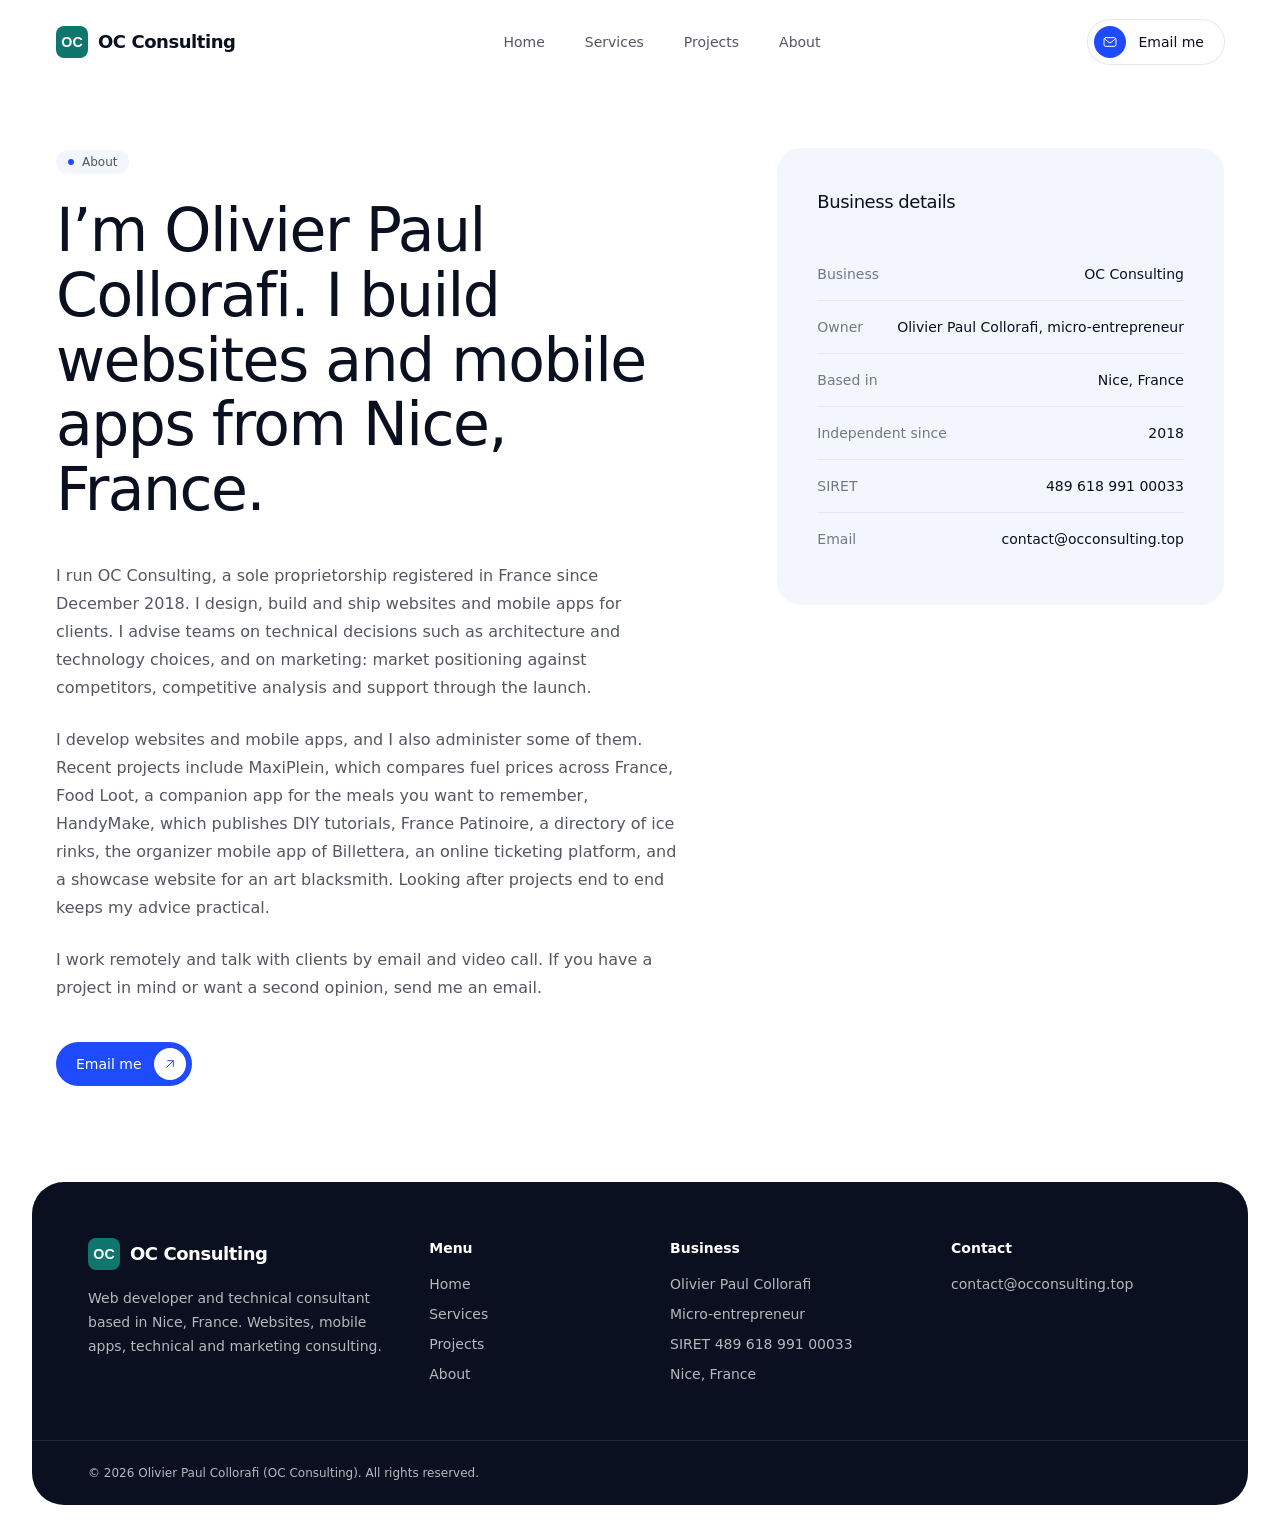
<file: about.html>
<!DOCTYPE html><!--_itOLIOI_2j85pssIfLth--><html lang="en" class="h-full antialiased"><head><meta charSet="utf-8"/><meta name="viewport" content="width=device-width, initial-scale=1"/><link rel="stylesheet" href="/_next/static/css/429099bf32262f9e.css" data-precedence="next"/><link rel="preload" as="script" fetchPriority="low" href="/_next/static/chunks/webpack-dc0a982dc3d7ddbb.js"/><script src="/_next/static/chunks/4bd1b696-c023c6e3521b1417.js" async=""></script><script src="/_next/static/chunks/255-a2b6a389e5a09191.js" async=""></script><script src="/_next/static/chunks/main-app-2a7c9d1f6639aa1a.js" async=""></script><script src="/_next/static/chunks/619-ba102abea3e3d0e4.js" async=""></script><script src="/_next/static/chunks/356-9980b0c7558f4347.js" async=""></script><script src="/_next/static/chunks/app/layout-5821e8483cfbd4ad.js" async=""></script><script src="/_next/static/chunks/app/about/page-bf2f4ec8695b0c69.js" async=""></script><script src="/_next/static/chunks/app/page-449ce356d684c7a2.js" async=""></script><title>About - OC Consulting</title><meta name="description" content="Olivier Paul Collorafi runs OC Consulting, a web development and consulting business based in Nice, France."/><link rel="icon" href="/icon.svg?29041fcf75a654ab" type="image/svg+xml" sizes="any"/><script src="/_next/static/chunks/polyfills-42372ed130431b0a.js" noModule=""></script></head><body class="flex min-h-full bg-white"><div hidden=""><!--$--><!--/$--></div><div class="flex min-h-screen w-full flex-col bg-white text-ink"><header class="px-6 sm:px-10 lg:px-14"><div class="mx-auto max-w-[88rem]"><div class="flex items-center justify-between py-5"><a class="flex items-center gap-2.5 rounded text-lg font-semibold tracking-tight text-ink focus-visible:outline-2 focus-visible:outline-offset-4 focus-visible:outline-blue" href="/"><img alt="" loading="lazy" width="28" height="28" decoding="async" data-nimg="1" class="h-8 w-8" style="color:transparent" src="/_next/static/media/oc-consulting.29041fcf.svg"/>OC Consulting</a><nav aria-label="Main" class="hidden md:block"><ul class="flex items-center gap-10 text-sm font-medium text-ink/70"><li><a class="rounded transition hover:text-blue focus-visible:outline-2 focus-visible:outline-offset-4 focus-visible:outline-blue" href="/">Home</a></li><li><a class="rounded transition hover:text-blue focus-visible:outline-2 focus-visible:outline-offset-4 focus-visible:outline-blue" href="/#services">Services</a></li><li><a class="rounded transition hover:text-blue focus-visible:outline-2 focus-visible:outline-offset-4 focus-visible:outline-blue" href="/projects">Projects</a></li><li><a class="rounded transition hover:text-blue focus-visible:outline-2 focus-visible:outline-offset-4 focus-visible:outline-blue" href="/about">About</a></li></ul></nav><div class="flex items-center gap-3"><a href="mailto:contact@occonsulting.top" class="hidden items-center gap-3 rounded-full py-1.5 pr-5 pl-1.5 text-sm font-medium text-ink ring-1 ring-line transition hover:bg-mist focus-visible:outline-2 focus-visible:outline-offset-2 focus-visible:outline-blue sm:flex"><span class="flex h-8 w-8 items-center justify-center rounded-full bg-blue text-white"><svg viewBox="0 0 24 24" fill="none" stroke="currentColor" stroke-width="1.5" stroke-linecap="round" stroke-linejoin="round" aria-hidden="true" class="h-4 w-4"><rect x="3" y="5.5" width="18" height="13" rx="2.5"></rect><path d="m4 7.5 6.6 5.2a2.3 2.3 0 0 0 2.8 0L20 7.5"></path></svg></span>Email me</a><button type="button" aria-expanded="false" aria-controls="mobile-menu" aria-label="Open menu" class="flex h-10 w-10 items-center justify-center rounded-full text-ink ring-1 ring-line md:hidden"><svg viewBox="0 0 24 24" class="h-5 w-5" fill="none" stroke="currentColor" stroke-width="1.75" stroke-linecap="round" aria-hidden="true"><path d="M4 8h16M4 16h16"></path></svg></button></div></div></div></header><main class="flex-auto"><div class="px-6 pt-10 pb-24 sm:px-10 lg:px-14 lg:pt-16"><div class="mx-auto grid max-w-[80rem] gap-14 lg:grid-cols-[1.4fr_1fr] lg:gap-24"><div><p class="inline-flex items-center gap-2 rounded-full px-3 py-1 text-xs font-medium bg-mist text-ink/70"><span class="h-1.5 w-1.5 rounded-full bg-blue" aria-hidden="true"></span>About</p><h1 class="mt-6 text-4xl font-medium tracking-tight text-ink sm:text-5xl lg:text-6xl lg:leading-[1.08]">I’m <!-- -->Olivier Paul Collorafi<!-- -->. I build websites and mobile apps from <!-- -->Nice, France<!-- -->.</h1><div class="mt-10 max-w-2xl space-y-6 text-base/7 text-ink/70"><p>I run <!-- -->OC Consulting<!-- -->, a sole proprietorship registered in France since December <!-- -->2018<!-- -->. I design, build and ship websites and mobile apps for clients. I advise teams on technical decisions such as architecture and technology choices, and on marketing: market positioning against competitors, competitive analysis and support through the launch.</p><p>I develop websites and mobile apps, and I also administer some of them. Recent projects include MaxiPlein, which compares fuel prices across France, Food Loot, a companion app for the meals you want to remember, HandyMake, which publishes DIY tutorials, France Patinoire, a directory of ice rinks, the organizer mobile app of Billettera, an online ticketing platform, and a showcase website for an art blacksmith. Looking after projects end to end keeps my advice practical.</p><p>I work remotely and talk with clients by email and video call. If you have a project in mind or want a second opinion, send me an email.</p></div><div class="mt-10"><a href="mailto:contact@occonsulting.top" class="group inline-flex items-center gap-3 rounded-full py-1.5 pr-1.5 pl-5 text-sm font-medium transition focus-visible:outline-2 focus-visible:outline-offset-2 bg-blue text-white hover:bg-blue-dark focus-visible:outline-blue">Email me<span class="flex h-8 w-8 items-center justify-center rounded-full bg-white text-blue"><svg viewBox="0 0 24 24" fill="none" stroke="currentColor" stroke-width="1.5" stroke-linecap="round" stroke-linejoin="round" aria-hidden="true" class="h-4 w-4 transition group-hover:rotate-12"><path d="M7 17 17 7M8.5 7H17v8.5"></path></svg></span></a></div></div><div class="self-start rounded-3xl bg-mist p-8 sm:p-10"><h2 class="text-lg font-medium tracking-tight text-ink">Business details</h2><dl class="mt-8 divide-y divide-line text-sm"><div class="flex flex-col gap-1 py-4 sm:flex-row sm:justify-between"><dt class="text-ink/55">Business</dt><dd class="font-medium break-all text-ink">OC Consulting</dd></div><div class="flex flex-col gap-1 py-4 sm:flex-row sm:justify-between"><dt class="text-ink/55">Owner</dt><dd class="font-medium break-all text-ink">Olivier Paul Collorafi, micro-entrepreneur</dd></div><div class="flex flex-col gap-1 py-4 sm:flex-row sm:justify-between"><dt class="text-ink/55">Based in</dt><dd class="font-medium break-all text-ink">Nice, France</dd></div><div class="flex flex-col gap-1 py-4 sm:flex-row sm:justify-between"><dt class="text-ink/55">Independent since</dt><dd class="font-medium break-all text-ink">2018</dd></div><div class="flex flex-col gap-1 py-4 sm:flex-row sm:justify-between"><dt class="text-ink/55">SIRET</dt><dd class="font-medium break-all text-ink">489 618 991 00033</dd></div><div class="flex flex-col gap-1 py-4 sm:flex-row sm:justify-between"><dt class="text-ink/55">Email</dt><dd class="font-medium break-all text-ink">contact@occonsulting.top</dd></div></dl></div></div></div><!--$--><!--/$--></main><footer class="flex-none px-3 pb-3 sm:px-5 sm:pb-5 lg:px-8"><div class="mx-auto max-w-[88rem] rounded-[2rem] bg-navy text-white/70"><div class="grid gap-10 px-8 py-14 sm:px-12 md:grid-cols-[1.5fr_1fr_1.2fr_1.2fr] lg:px-14"><div><p class="flex items-center gap-2.5 text-lg font-semibold tracking-tight text-white"><img alt="" loading="lazy" width="28" height="28" decoding="async" data-nimg="1" class="h-8 w-8" style="color:transparent" src="/_next/static/media/oc-consulting.29041fcf.svg"/>OC Consulting</p><p class="mt-4 max-w-xs text-sm/6">Web developer and technical consultant<!-- --> based in <!-- -->Nice, France<!-- -->. Websites, mobile apps, technical and marketing consulting.</p></div><div><h2 class="text-sm font-semibold text-white">Menu</h2><ul class="mt-4 space-y-2.5 text-sm"><li><a class="transition hover:text-white" href="/">Home</a></li><li><a class="transition hover:text-white" href="/#services">Services</a></li><li><a class="transition hover:text-white" href="/projects">Projects</a></li><li><a class="transition hover:text-white" href="/about">About</a></li></ul></div><div><h2 class="text-sm font-semibold text-white">Business</h2><ul class="mt-4 space-y-2.5 text-sm"><li>Olivier Paul Collorafi</li><li>Micro-entrepreneur</li><li>SIRET <!-- -->489 618 991 00033</li><li>Nice, France</li></ul></div><div><h2 class="text-sm font-semibold text-white">Contact</h2><ul class="mt-4 space-y-2.5 text-sm"><li><a href="mailto:contact@occonsulting.top" class="break-all transition hover:text-white">contact@occonsulting.top</a></li></ul></div></div><p class="border-t border-white/10 px-8 py-6 text-xs sm:px-12 lg:px-14">© <!-- -->2026<!-- --> <!-- -->Olivier Paul Collorafi<!-- --> (<!-- -->OC Consulting<!-- -->). All rights reserved.</p></div></footer></div><script src="/_next/static/chunks/webpack-dc0a982dc3d7ddbb.js" id="_R_" async=""></script><script>(self.__next_f=self.__next_f||[]).push([0])</script><script>self.__next_f.push([1,"1:\"$Sreact.fragment\"\n2:I[629,[\"619\",\"static/chunks/619-ba102abea3e3d0e4.js\",\"356\",\"static/chunks/356-9980b0c7558f4347.js\",\"177\",\"static/chunks/app/layout-5821e8483cfbd4ad.js\"],\"Header\"]\n3:I[9766,[],\"\"]\n4:I[8924,[],\"\"]\n5:I[2619,[\"619\",\"static/chunks/619-ba102abea3e3d0e4.js\",\"220\",\"static/chunks/app/about/page-bf2f4ec8695b0c69.js\"],\"\"]\n6:I[1356,[\"619\",\"static/chunks/619-ba102abea3e3d0e4.js\",\"356\",\"static/chunks/356-9980b0c7558f4347.js\",\"974\",\"static/chunks/app/page-449ce356d684c7a2.js\"],\"Image\"]\na:I[7150,[],\"\"]\n:HL[\"/_next/static/css/429099bf32262f9e.css\",\"style\"]\n"])</script><script>self.__next_f.push([1,"0:{\"P\":null,\"b\":\"_itOLIOI-2j85pssIfLth\",\"p\":\"\",\"c\":[\"\",\"about\"],\"i\":false,\"f\":[[[\"\",{\"children\":[\"about\",{\"children\":[\"__PAGE__\",{}]}]},\"$undefined\",\"$undefined\",true],[\"\",[\"$\",\"$1\",\"c\",{\"children\":[[[\"$\",\"link\",\"0\",{\"rel\":\"stylesheet\",\"href\":\"/_next/static/css/429099bf32262f9e.css\",\"precedence\":\"next\",\"crossOrigin\":\"$undefined\",\"nonce\":\"$undefined\"}]],[\"$\",\"html\",null,{\"lang\":\"en\",\"className\":\"h-full antialiased\",\"children\":[\"$\",\"body\",null,{\"className\":\"flex min-h-full bg-white\",\"children\":[\"$\",\"div\",null,{\"className\":\"flex min-h-screen w-full flex-col bg-white text-ink\",\"children\":[[\"$\",\"$L2\",null,{}],[\"$\",\"main\",null,{\"className\":\"flex-auto\",\"children\":[\"$\",\"$L3\",null,{\"parallelRouterKey\":\"children\",\"error\":\"$undefined\",\"errorStyles\":\"$undefined\",\"errorScripts\":\"$undefined\",\"template\":[\"$\",\"$L4\",null,{}],\"templateStyles\":\"$undefined\",\"templateScripts\":\"$undefined\",\"notFound\":[[\"$\",\"div\",null,{\"className\":\"px-6 pt-16 pb-32 sm:px-10 lg:px-14\",\"children\":[\"$\",\"div\",null,{\"className\":\"mx-auto max-w-[80rem]\",\"children\":[[\"$\",\"p\",null,{\"className\":\"text-sm font-medium text-ink/55\",\"children\":\"404\"}],[\"$\",\"h1\",null,{\"className\":\"mt-3 text-4xl font-medium tracking-tight text-ink sm:text-5xl\",\"children\":\"Page not found\"}],[\"$\",\"p\",null,{\"className\":\"mt-4 max-w-md text-base/7 text-ink/65\",\"children\":\"This page does not exist. It may have moved, or the address may have a typo.\"}],[\"$\",\"div\",null,{\"className\":\"mt-8\",\"children\":[\"$\",\"$L5\",null,{\"href\":\"/\",\"className\":\"group inline-flex items-center gap-3 rounded-full py-1.5 pr-1.5 pl-5 text-sm font-medium transition focus-visible:outline-2 focus-visible:outline-offset-2 bg-blue text-white hover:bg-blue-dark focus-visible:outline-blue\",\"children\":[\"Back to the home page\",[\"$\",\"span\",null,{\"className\":\"flex h-8 w-8 items-center justify-center rounded-full bg-white text-blue\",\"children\":[\"$\",\"svg\",null,{\"viewBox\":\"0 0 24 24\",\"fill\":\"none\",\"stroke\":\"currentColor\",\"strokeWidth\":1.5,\"strokeLinecap\":\"round\",\"strokeLinejoin\":\"round\",\"aria-hidden\":true,\"className\":\"h-4 w-4 transition group-hover:rotate-12\",\"children\":[\"$\",\"path\",null,{\"d\":\"M7 17 17 7M8.5 7H17v8.5\"}]}]}]]}]}]]}]}],[]],\"forbidden\":\"$undefined\",\"unauthorized\":\"$undefined\"}]}],[\"$\",\"footer\",null,{\"className\":\"flex-none px-3 pb-3 sm:px-5 sm:pb-5 lg:px-8\",\"children\":[\"$\",\"div\",null,{\"className\":\"mx-auto max-w-[88rem] rounded-[2rem] bg-navy text-white/70\",\"children\":[[\"$\",\"div\",null,{\"className\":\"grid gap-10 px-8 py-14 sm:px-12 md:grid-cols-[1.5fr_1fr_1.2fr_1.2fr] lg:px-14\",\"children\":[[\"$\",\"div\",null,{\"children\":[[\"$\",\"p\",null,{\"className\":\"flex items-center gap-2.5 text-lg font-semibold tracking-tight text-white\",\"children\":[[\"$\",\"$L6\",null,{\"src\":{\"src\":\"/_next/static/media/oc-consulting.29041fcf.svg\",\"height\":28,\"width\":28,\"blurWidth\":0,\"blurHeight\":0},\"alt\":\"\",\"className\":\"h-8 w-8\",\"unoptimized\":true}],\"OC Consulting\"]}],[\"$\",\"p\",null,{\"className\":\"mt-4 max-w-xs text-sm/6\",\"children\":[\"Web developer and technical consultant\",\" based in \",\"Nice, France\",\". Websites, mobile apps, technical and marketing consulting.\"]}]]}],[\"$\",\"div\",null,{\"children\":[[\"$\",\"h2\",null,{\"className\":\"text-sm font-semibold text-white\",\"children\":\"Menu\"}],[\"$\",\"ul\",null,{\"className\":\"mt-4 space-y-2.5 text-sm\",\"children\":[[\"$\",\"li\",\"/\",{\"children\":[\"$\",\"$L5\",null,{\"href\":\"/\",\"className\":\"transition hover:text-white\",\"children\":\"Home\"}]}],[\"$\",\"li\",\"/#services\",{\"children\":[\"$\",\"$L5\",null,{\"href\":\"/#services\",\"className\":\"transition hover:text-white\",\"children\":\"Services\"}]}],[\"$\",\"li\",\"/projects\",{\"children\":[\"$\",\"$L5\",null,{\"href\":\"/projects\",\"className\":\"transition hover:text-white\",\"children\":\"Projects\"}]}],[\"$\",\"li\",\"/about\",{\"children\":[\"$\",\"$L5\",null,{\"href\":\"/about\",\"className\":\"transition hover:text-white\",\"children\":\"About\"}]}]]}]]}],[\"$\",\"div\",null,{\"children\":[[\"$\",\"h2\",null,{\"className\":\"text-sm font-semibold text-white\",\"children\":\"Business\"}],[\"$\",\"ul\",null,{\"className\":\"mt-4 space-y-2.5 text-sm\",\"children\":[[\"$\",\"li\",null,{\"children\":\"Olivier Paul Collorafi\"}],[\"$\",\"li\",null,{\"children\":\"Micro-entrepreneur\"}],[\"$\",\"li\",null,{\"children\":[\"SIRET \",\"489 618 991 00033\"]}],[\"$\",\"li\",null,{\"children\":\"Nice, France\"}]]}]]}],[\"$\",\"div\",null,{\"children\":[[\"$\",\"h2\",null,{\"className\":\"text-sm font-semibold text-white\",\"children\":\"Contact\"}],[\"$\",\"ul\",null,{\"className\":\"mt-4 space-y-2.5 text-sm\",\"children\":[\"$\",\"li\",null,{\"children\":[\"$\",\"a\",null,{\"href\":\"mailto:contact@occonsulting.top\",\"className\":\"break-all transition hover:text-white\",\"children\":\"contact@occonsulting.top\"}]}]}]]}]]}],[\"$\",\"p\",null,{\"className\":\"border-t border-white/10 px-8 py-6 text-xs sm:px-12 lg:px-14\",\"children\":[\"© \",2026,\" \",\"Olivier Paul Collorafi\",\" (\",\"OC Consulting\",\"). All rights reserved.\"]}]]}]}]]}]}]}]]}],{\"children\":[\"about\",\"$L7\",{\"children\":[\"__PAGE__\",\"$L8\",{},null,false]},null,false]},null,false],\"$L9\",false]],\"m\":\"$undefined\",\"G\":[\"$a\",[]],\"s\":false,\"S\":true}\n"])</script><script>self.__next_f.push([1,"f:I[4431,[],\"ViewportBoundary\"]\n11:I[4431,[],\"MetadataBoundary\"]\n12:\"$Sreact.suspense\"\n7:[\"$\",\"$1\",\"c\",{\"children\":[null,[\"$\",\"$L3\",null,{\"parallelRouterKey\":\"children\",\"error\":\"$undefined\",\"errorStyles\":\"$undefined\",\"errorScripts\":\"$undefined\",\"template\":[\"$\",\"$L4\",null,{}],\"templateStyles\":\"$undefined\",\"templateScripts\":\"$undefined\",\"notFound\":\"$undefined\",\"forbidden\":\"$undefined\",\"unauthorized\":\"$undefined\"}]]}]\n"])</script><script>self.__next_f.push([1,"8:[\"$\",\"$1\",\"c\",{\"children\":[[\"$\",\"div\",null,{\"className\":\"px-6 pt-10 pb-24 sm:px-10 lg:px-14 lg:pt-16\",\"children\":[\"$\",\"div\",null,{\"className\":\"mx-auto grid max-w-[80rem] gap-14 lg:grid-cols-[1.4fr_1fr] lg:gap-24\",\"children\":[[\"$\",\"div\",null,{\"children\":[[\"$\",\"p\",null,{\"className\":\"inline-flex items-center gap-2 rounded-full px-3 py-1 text-xs font-medium bg-mist text-ink/70\",\"children\":[[\"$\",\"span\",null,{\"className\":\"h-1.5 w-1.5 rounded-full bg-blue\",\"aria-hidden\":\"true\"}],\"About\"]}],[\"$\",\"h1\",null,{\"className\":\"mt-6 text-4xl font-medium tracking-tight text-ink sm:text-5xl lg:text-6xl lg:leading-[1.08]\",\"children\":[\"I’m \",\"Olivier Paul Collorafi\",\". I build websites and mobile apps from \",\"Nice, France\",\".\"]}],[\"$\",\"div\",null,{\"className\":\"mt-10 max-w-2xl space-y-6 text-base/7 text-ink/70\",\"children\":[[\"$\",\"p\",null,{\"children\":[\"I run \",\"OC Consulting\",\", a sole proprietorship registered in France since December \",\"2018\",\". I design, build and ship websites and mobile apps for clients. I advise teams on technical decisions such as architecture and technology choices, and on marketing: market positioning against competitors, competitive analysis and support through the launch.\"]}],[\"$\",\"p\",null,{\"children\":\"I develop websites and mobile apps, and I also administer some of them. Recent projects include MaxiPlein, which compares fuel prices across France, Food Loot, a companion app for the meals you want to remember, HandyMake, which publishes DIY tutorials, France Patinoire, a directory of ice rinks, the organizer mobile app of Billettera, an online ticketing platform, and a showcase website for an art blacksmith. Looking after projects end to end keeps my advice practical.\"}],[\"$\",\"p\",null,{\"children\":\"I work remotely and talk with clients by email and video call. If you have a project in mind or want a second opinion, send me an email.\"}]]}],[\"$\",\"div\",null,{\"className\":\"mt-10\",\"children\":[\"$\",\"a\",null,{\"href\":\"mailto:contact@occonsulting.top\",\"className\":\"group inline-flex items-center gap-3 rounded-full py-1.5 pr-1.5 pl-5 text-sm font-medium transition focus-visible:outline-2 focus-visible:outline-offset-2 bg-blue text-white hover:bg-blue-dark focus-visible:outline-blue\",\"children\":[\"Email me\",[\"$\",\"span\",null,{\"className\":\"flex h-8 w-8 items-center justify-center rounded-full bg-white text-blue\",\"children\":[\"$\",\"svg\",null,{\"viewBox\":\"0 0 24 24\",\"fill\":\"none\",\"stroke\":\"currentColor\",\"strokeWidth\":1.5,\"strokeLinecap\":\"round\",\"strokeLinejoin\":\"round\",\"aria-hidden\":true,\"className\":\"h-4 w-4 transition group-hover:rotate-12\",\"children\":[\"$\",\"path\",null,{\"d\":\"M7 17 17 7M8.5 7H17v8.5\"}]}]}]]}]}]]}],[\"$\",\"div\",null,{\"className\":\"self-start rounded-3xl bg-mist p-8 sm:p-10\",\"children\":[[\"$\",\"h2\",null,{\"className\":\"text-lg font-medium tracking-tight text-ink\",\"children\":\"Business details\"}],[\"$\",\"dl\",null,{\"className\":\"mt-8 divide-y divide-line text-sm\",\"children\":[[\"$\",\"div\",\"Business\",{\"className\":\"flex flex-col gap-1 py-4 sm:flex-row sm:justify-between\",\"children\":[[\"$\",\"dt\",null,{\"className\":\"text-ink/55\",\"children\":\"Business\"}],[\"$\",\"dd\",null,{\"className\":\"font-medium break-all text-ink\",\"children\":\"OC Consulting\"}]]}],[\"$\",\"div\",\"Owner\",{\"className\":\"flex flex-col gap-1 py-4 sm:flex-row sm:justify-between\",\"children\":[[\"$\",\"dt\",null,{\"className\":\"text-ink/55\",\"children\":\"Owner\"}],[\"$\",\"dd\",null,{\"className\":\"font-medium break-all text-ink\",\"children\":\"Olivier Paul Collorafi, micro-entrepreneur\"}]]}],[\"$\",\"div\",\"Based in\",{\"className\":\"flex flex-col gap-1 py-4 sm:flex-row sm:justify-between\",\"children\":[[\"$\",\"dt\",null,{\"className\":\"text-ink/55\",\"children\":\"Based in\"}],[\"$\",\"dd\",null,{\"className\":\"font-medium break-all text-ink\",\"children\":\"Nice, France\"}]]}],[\"$\",\"div\",\"Independent since\",{\"className\":\"flex flex-col gap-1 py-4 sm:flex-row sm:justify-between\",\"children\":[[\"$\",\"dt\",null,{\"className\":\"text-ink/55\",\"children\":\"Independent since\"}],\"$Lb\"]}],\"$Lc\",\"$Ld\"]}]]}]]}]}],null,\"$Le\"]}]\n"])</script><script>self.__next_f.push([1,"9:[\"$\",\"$1\",\"h\",{\"children\":[null,[[\"$\",\"$Lf\",null,{\"children\":\"$L10\"}],null],[\"$\",\"$L11\",null,{\"children\":[\"$\",\"div\",null,{\"hidden\":true,\"children\":[\"$\",\"$12\",null,{\"fallback\":null,\"children\":\"$L13\"}]}]}]]}]\n"])</script><script>self.__next_f.push([1,"14:I[4431,[],\"OutletBoundary\"]\n16:I[5278,[],\"AsyncMetadataOutlet\"]\nb:[\"$\",\"dd\",null,{\"className\":\"font-medium break-all text-ink\",\"children\":\"2018\"}]\nc:[\"$\",\"div\",\"SIRET\",{\"className\":\"flex flex-col gap-1 py-4 sm:flex-row sm:justify-between\",\"children\":[[\"$\",\"dt\",null,{\"className\":\"text-ink/55\",\"children\":\"SIRET\"}],[\"$\",\"dd\",null,{\"className\":\"font-medium break-all text-ink\",\"children\":\"489 618 991 00033\"}]]}]\nd:[\"$\",\"div\",\"Email\",{\"className\":\"flex flex-col gap-1 py-4 sm:flex-row sm:justify-between\",\"children\":[[\"$\",\"dt\",null,{\"className\":\"text-ink/55\",\"children\":\"Email\"}],[\"$\",\"dd\",null,{\"className\":\"font-medium break-all text-ink\",\"children\":\"contact@occonsulting.top\"}]]}]\ne:[\"$\",\"$L14\",null,{\"children\":[\"$L15\",[\"$\",\"$L16\",null,{\"promise\":\"$@17\"}]]}]\n"])</script><script>self.__next_f.push([1,"10:[[\"$\",\"meta\",\"0\",{\"charSet\":\"utf-8\"}],[\"$\",\"meta\",\"1\",{\"name\":\"viewport\",\"content\":\"width=device-width, initial-scale=1\"}]]\n"])</script><script>self.__next_f.push([1,"15:null\n"])</script><script>self.__next_f.push([1,"18:I[622,[],\"IconMark\"]\n17:{\"metadata\":[[\"$\",\"title\",\"0\",{\"children\":\"About - OC Consulting\"}],[\"$\",\"meta\",\"1\",{\"name\":\"description\",\"content\":\"Olivier Paul Collorafi runs OC Consulting, a web development and consulting business based in Nice, France.\"}],[\"$\",\"link\",\"2\",{\"rel\":\"icon\",\"href\":\"/icon.svg?29041fcf75a654ab\",\"type\":\"image/svg+xml\",\"sizes\":\"any\"}],[\"$\",\"$L18\",\"3\",{}]],\"error\":null,\"digest\":\"$undefined\"}\n13:\"$17:metadata\"\n"])</script></body></html>
</file>
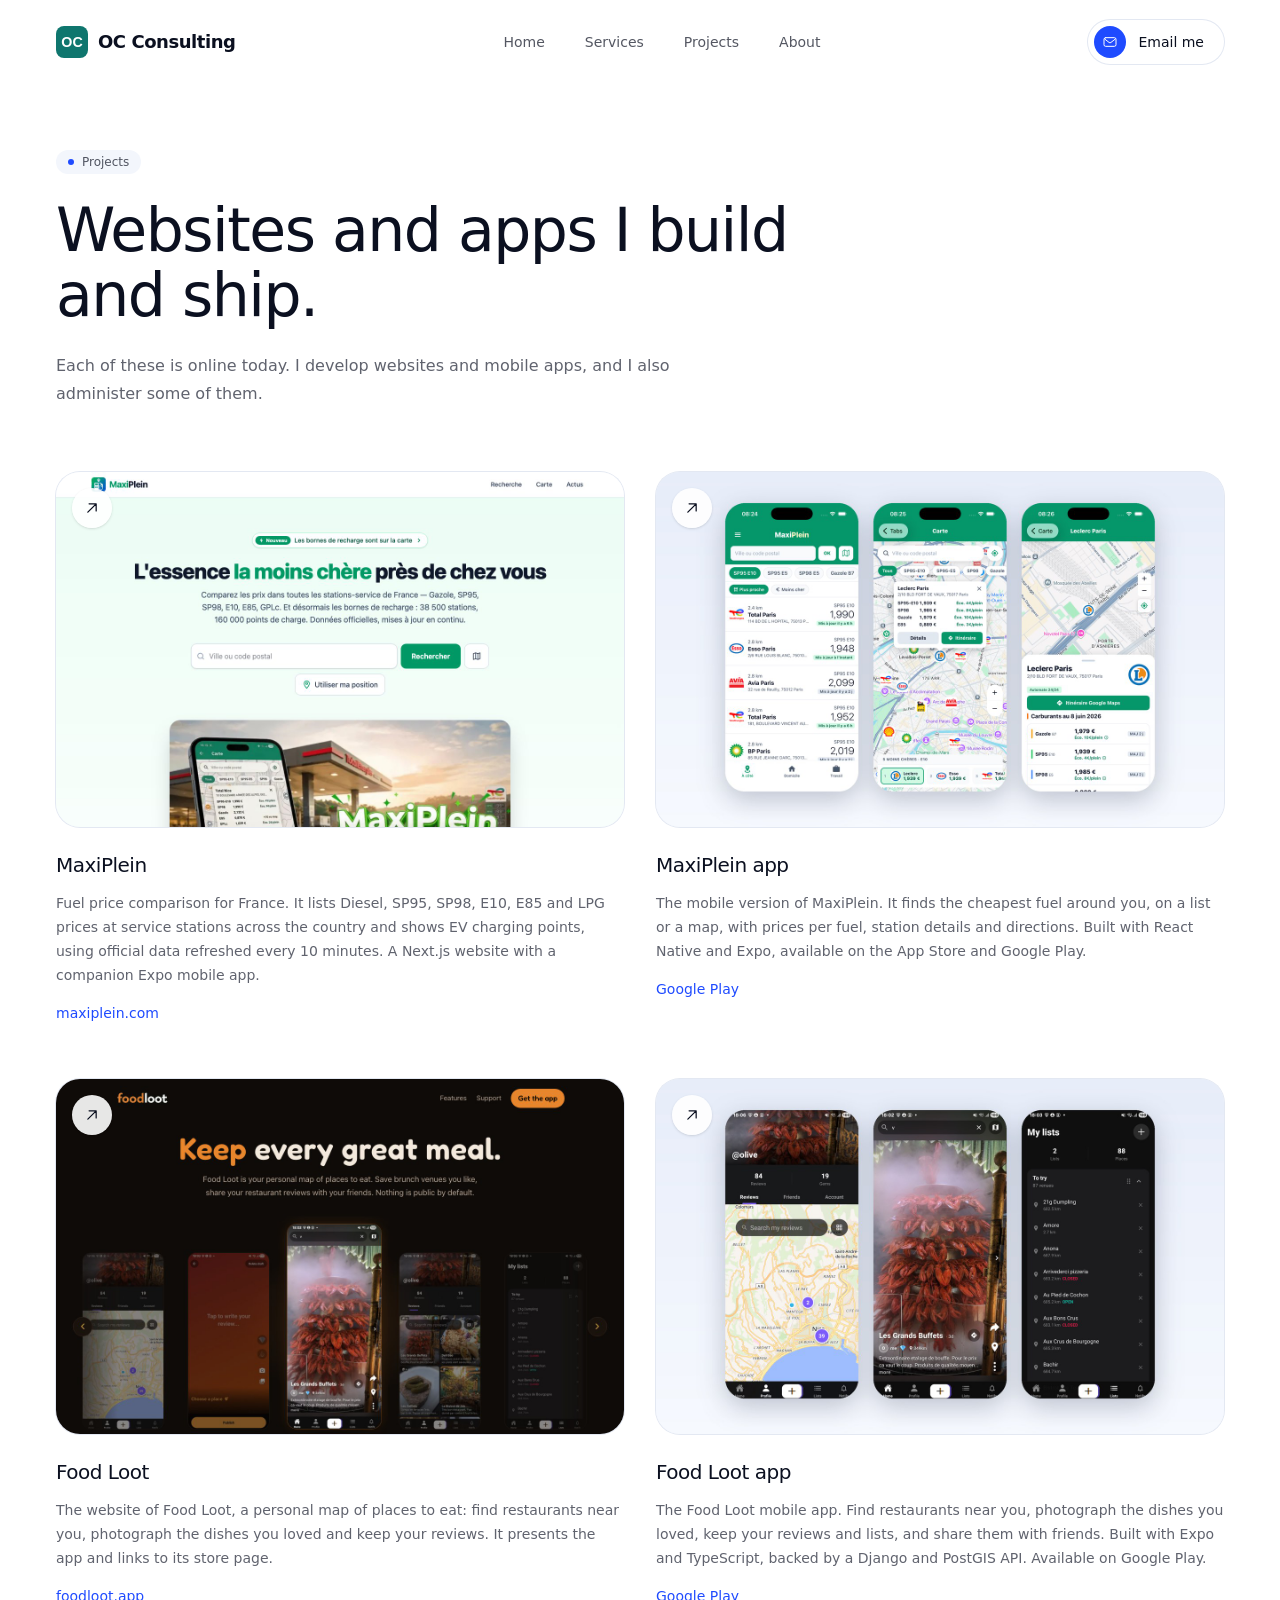
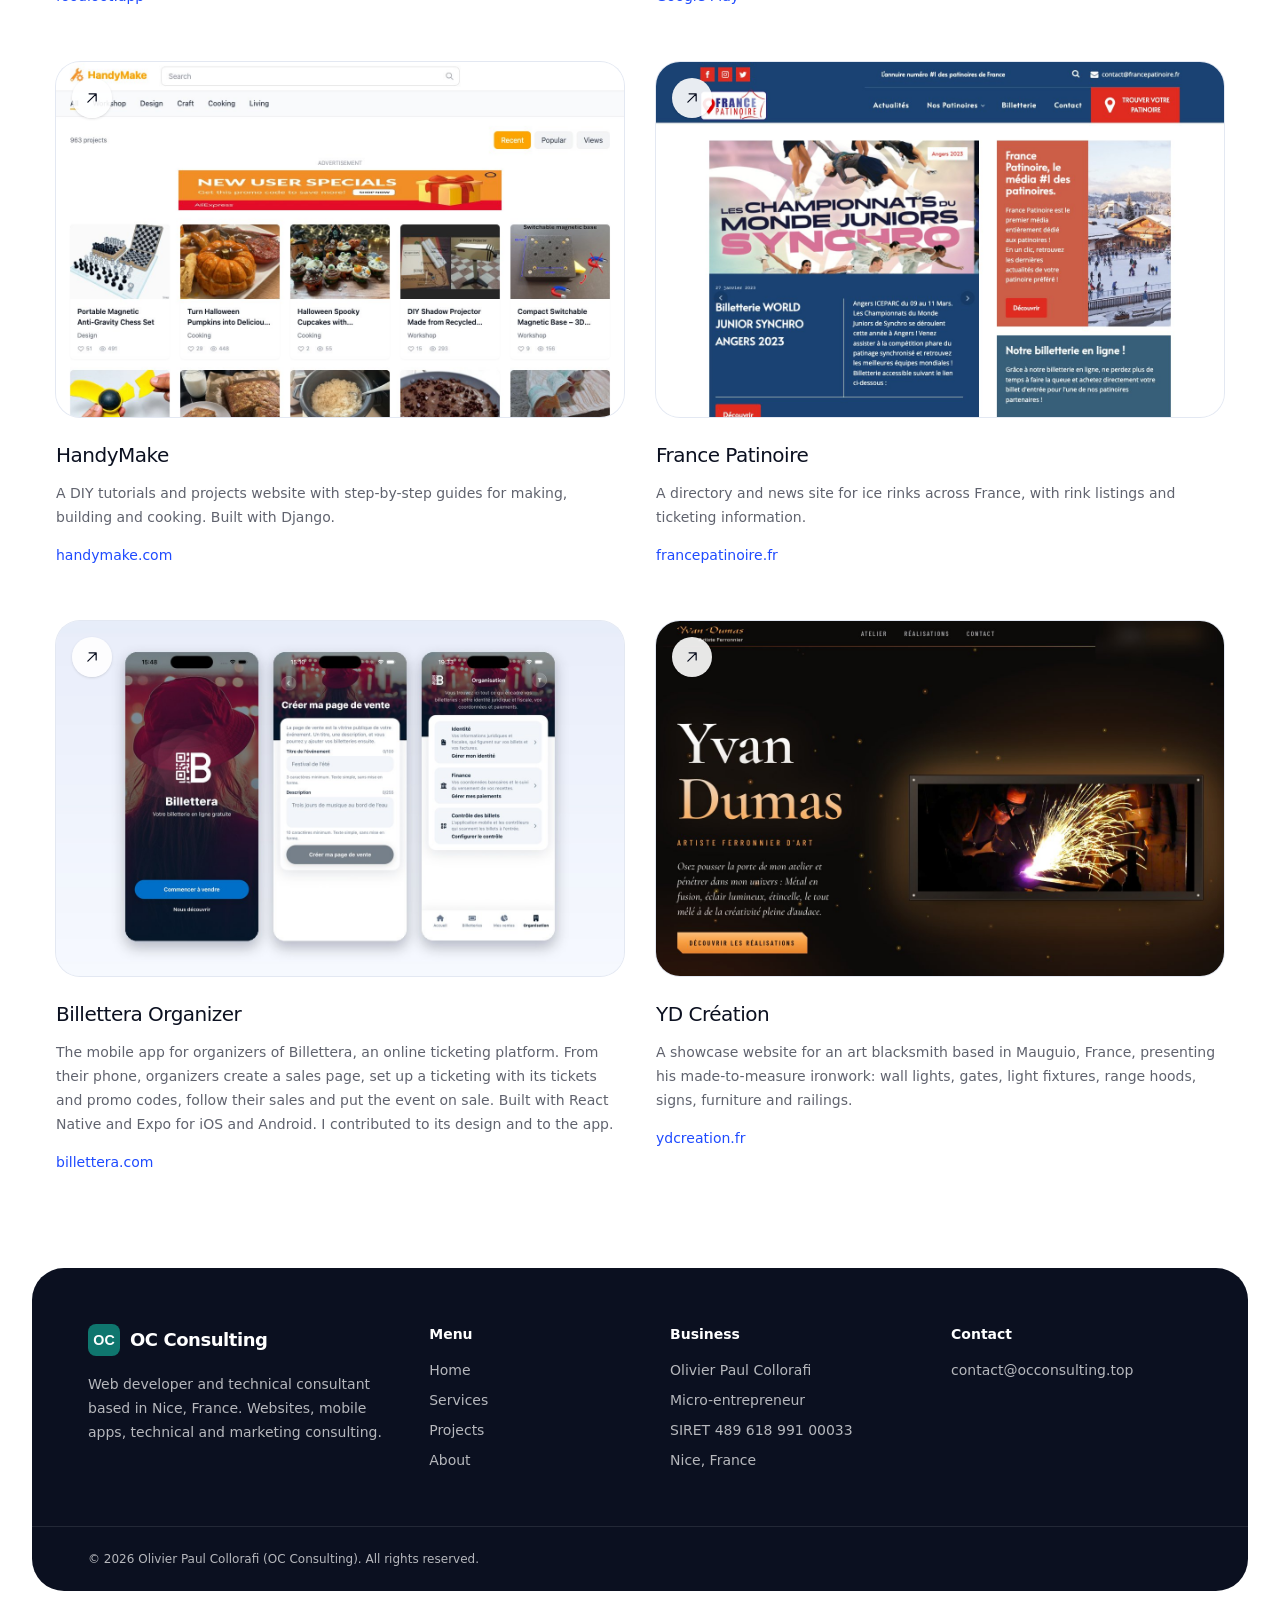
<file: projects.html>
<!DOCTYPE html><!--_itOLIOI_2j85pssIfLth--><html lang="en" class="h-full antialiased"><head><meta charSet="utf-8"/><meta name="viewport" content="width=device-width, initial-scale=1"/><link rel="stylesheet" href="/_next/static/css/429099bf32262f9e.css" data-precedence="next"/><link rel="preload" as="script" fetchPriority="low" href="/_next/static/chunks/webpack-dc0a982dc3d7ddbb.js"/><script src="/_next/static/chunks/4bd1b696-c023c6e3521b1417.js" async=""></script><script src="/_next/static/chunks/255-a2b6a389e5a09191.js" async=""></script><script src="/_next/static/chunks/main-app-2a7c9d1f6639aa1a.js" async=""></script><script src="/_next/static/chunks/619-ba102abea3e3d0e4.js" async=""></script><script src="/_next/static/chunks/356-9980b0c7558f4347.js" async=""></script><script src="/_next/static/chunks/app/layout-5821e8483cfbd4ad.js" async=""></script><script src="/_next/static/chunks/app/projects/page-ede7fadb15aeee93.js" async=""></script><title>Projects - OC Consulting</title><meta name="description" content="Websites and apps developed by Olivier Paul Collorafi: MaxiPlein, Food Loot, HandyMake, France Patinoire, Billettera and YD Création."/><link rel="icon" href="/icon.svg?29041fcf75a654ab" type="image/svg+xml" sizes="any"/><script src="/_next/static/chunks/polyfills-42372ed130431b0a.js" noModule=""></script></head><body class="flex min-h-full bg-white"><div hidden=""><!--$--><!--/$--></div><div class="flex min-h-screen w-full flex-col bg-white text-ink"><header class="px-6 sm:px-10 lg:px-14"><div class="mx-auto max-w-[88rem]"><div class="flex items-center justify-between py-5"><a class="flex items-center gap-2.5 rounded text-lg font-semibold tracking-tight text-ink focus-visible:outline-2 focus-visible:outline-offset-4 focus-visible:outline-blue" href="/"><img alt="" loading="lazy" width="28" height="28" decoding="async" data-nimg="1" class="h-8 w-8" style="color:transparent" src="/_next/static/media/oc-consulting.29041fcf.svg"/>OC Consulting</a><nav aria-label="Main" class="hidden md:block"><ul class="flex items-center gap-10 text-sm font-medium text-ink/70"><li><a class="rounded transition hover:text-blue focus-visible:outline-2 focus-visible:outline-offset-4 focus-visible:outline-blue" href="/">Home</a></li><li><a class="rounded transition hover:text-blue focus-visible:outline-2 focus-visible:outline-offset-4 focus-visible:outline-blue" href="/#services">Services</a></li><li><a class="rounded transition hover:text-blue focus-visible:outline-2 focus-visible:outline-offset-4 focus-visible:outline-blue" href="/projects">Projects</a></li><li><a class="rounded transition hover:text-blue focus-visible:outline-2 focus-visible:outline-offset-4 focus-visible:outline-blue" href="/about">About</a></li></ul></nav><div class="flex items-center gap-3"><a href="mailto:contact@occonsulting.top" class="hidden items-center gap-3 rounded-full py-1.5 pr-5 pl-1.5 text-sm font-medium text-ink ring-1 ring-line transition hover:bg-mist focus-visible:outline-2 focus-visible:outline-offset-2 focus-visible:outline-blue sm:flex"><span class="flex h-8 w-8 items-center justify-center rounded-full bg-blue text-white"><svg viewBox="0 0 24 24" fill="none" stroke="currentColor" stroke-width="1.5" stroke-linecap="round" stroke-linejoin="round" aria-hidden="true" class="h-4 w-4"><rect x="3" y="5.5" width="18" height="13" rx="2.5"></rect><path d="m4 7.5 6.6 5.2a2.3 2.3 0 0 0 2.8 0L20 7.5"></path></svg></span>Email me</a><button type="button" aria-expanded="false" aria-controls="mobile-menu" aria-label="Open menu" class="flex h-10 w-10 items-center justify-center rounded-full text-ink ring-1 ring-line md:hidden"><svg viewBox="0 0 24 24" class="h-5 w-5" fill="none" stroke="currentColor" stroke-width="1.75" stroke-linecap="round" aria-hidden="true"><path d="M4 8h16M4 16h16"></path></svg></button></div></div></div></header><main class="flex-auto"><div class="px-6 pt-10 pb-24 sm:px-10 lg:px-14 lg:pt-16"><div class="mx-auto max-w-[80rem]"><p class="inline-flex items-center gap-2 rounded-full px-3 py-1 text-xs font-medium bg-mist text-ink/70"><span class="h-1.5 w-1.5 rounded-full bg-blue" aria-hidden="true"></span>Projects</p><h1 class="mt-6 max-w-3xl text-4xl font-medium tracking-tight text-ink sm:text-5xl lg:text-6xl lg:leading-[1.08]">Websites and apps I build and ship.</h1><p class="mt-6 max-w-2xl text-base/7 text-ink/65">Each of these is online today. I develop websites and mobile apps, and I also administer some of them.</p><ul class="mt-16 grid gap-x-8 gap-y-14 sm:grid-cols-2"><li><a href="https://maxiplein.com" target="_blank" rel="noopener noreferrer" class="group block rounded-3xl focus-visible:outline-2 focus-visible:outline-offset-4 focus-visible:outline-blue"><div class="relative overflow-hidden rounded-3xl bg-mist ring-1 ring-line"><img alt="Screenshot of MaxiPlein" loading="lazy" width="1280" height="800" decoding="async" data-nimg="1" class="aspect-16/10 w-full object-cover transition duration-300 group-hover:scale-[1.02] object-top" style="color:transparent" src="/_next/static/media/maxiplein-wide.cecb0b21.jpg"/><span class="absolute top-4 left-4 flex h-10 w-10 items-center justify-center rounded-full bg-white/90 text-ink shadow-sm"><svg viewBox="0 0 24 24" fill="none" stroke="currentColor" stroke-width="1.5" stroke-linecap="round" stroke-linejoin="round" aria-hidden="true" class="h-5 w-5"><path d="M7 17 17 7M8.5 7H17v8.5"></path></svg></span></div><h2 class="mt-6 text-xl font-medium tracking-tight text-ink">MaxiPlein</h2><p class="mt-3 text-sm/6 text-ink/65">Fuel price comparison for France. It lists Diesel, SP95, SP98, E10, E85 and LPG prices at service stations across the country and shows EV charging points, using official data refreshed every 10 minutes. A Next.js website with a companion Expo mobile app.</p><p class="mt-4 text-sm font-medium text-blue">maxiplein.com</p></a></li><li><a href="https://play.google.com/store/apps/details?id=com.maxiplein.app" target="_blank" rel="noopener noreferrer" class="group block rounded-3xl focus-visible:outline-2 focus-visible:outline-offset-4 focus-visible:outline-blue"><div class="relative overflow-hidden rounded-3xl bg-mist ring-1 ring-line"><img alt="Screenshot of MaxiPlein app" loading="lazy" width="1280" height="800" decoding="async" data-nimg="1" class="aspect-16/10 w-full object-cover transition duration-300 group-hover:scale-[1.02] object-center" style="color:transparent" src="/_next/static/media/maxiplein-app-wide.72cc65f0.jpg"/><span class="absolute top-4 left-4 flex h-10 w-10 items-center justify-center rounded-full bg-white/90 text-ink shadow-sm"><svg viewBox="0 0 24 24" fill="none" stroke="currentColor" stroke-width="1.5" stroke-linecap="round" stroke-linejoin="round" aria-hidden="true" class="h-5 w-5"><path d="M7 17 17 7M8.5 7H17v8.5"></path></svg></span></div><h2 class="mt-6 text-xl font-medium tracking-tight text-ink">MaxiPlein app</h2><p class="mt-3 text-sm/6 text-ink/65">The mobile version of MaxiPlein. It finds the cheapest fuel around you, on a list or a map, with prices per fuel, station details and directions. Built with React Native and Expo, available on the App Store and Google Play.</p><p class="mt-4 text-sm font-medium text-blue">Google Play</p></a></li><li><a href="https://www.foodloot.app" target="_blank" rel="noopener noreferrer" class="group block rounded-3xl focus-visible:outline-2 focus-visible:outline-offset-4 focus-visible:outline-blue"><div class="relative overflow-hidden rounded-3xl bg-mist ring-1 ring-line"><img alt="Screenshot of Food Loot" loading="lazy" width="1280" height="800" decoding="async" data-nimg="1" class="aspect-16/10 w-full object-cover transition duration-300 group-hover:scale-[1.02] object-top" style="color:transparent" src="/_next/static/media/foodloot-wide.9a8e8996.jpg"/><span class="absolute top-4 left-4 flex h-10 w-10 items-center justify-center rounded-full bg-white/90 text-ink shadow-sm"><svg viewBox="0 0 24 24" fill="none" stroke="currentColor" stroke-width="1.5" stroke-linecap="round" stroke-linejoin="round" aria-hidden="true" class="h-5 w-5"><path d="M7 17 17 7M8.5 7H17v8.5"></path></svg></span></div><h2 class="mt-6 text-xl font-medium tracking-tight text-ink">Food Loot</h2><p class="mt-3 text-sm/6 text-ink/65">The website of Food Loot, a personal map of places to eat: find restaurants near you, photograph the dishes you loved and keep your reviews. It presents the app and links to its store page.</p><p class="mt-4 text-sm font-medium text-blue">foodloot.app</p></a></li><li><a href="https://play.google.com/store/apps/details?id=app.foodloot.mobile" target="_blank" rel="noopener noreferrer" class="group block rounded-3xl focus-visible:outline-2 focus-visible:outline-offset-4 focus-visible:outline-blue"><div class="relative overflow-hidden rounded-3xl bg-mist ring-1 ring-line"><img alt="Screenshot of Food Loot app" loading="lazy" width="1280" height="800" decoding="async" data-nimg="1" class="aspect-16/10 w-full object-cover transition duration-300 group-hover:scale-[1.02] object-center" style="color:transparent" src="/_next/static/media/foodloot-app-wide.c5d4ff73.jpg"/><span class="absolute top-4 left-4 flex h-10 w-10 items-center justify-center rounded-full bg-white/90 text-ink shadow-sm"><svg viewBox="0 0 24 24" fill="none" stroke="currentColor" stroke-width="1.5" stroke-linecap="round" stroke-linejoin="round" aria-hidden="true" class="h-5 w-5"><path d="M7 17 17 7M8.5 7H17v8.5"></path></svg></span></div><h2 class="mt-6 text-xl font-medium tracking-tight text-ink">Food Loot app</h2><p class="mt-3 text-sm/6 text-ink/65">The Food Loot mobile app. Find restaurants near you, photograph the dishes you loved, keep your reviews and lists, and share them with friends. Built with Expo and TypeScript, backed by a Django and PostGIS API. Available on Google Play.</p><p class="mt-4 text-sm font-medium text-blue">Google Play</p></a></li><li><a href="https://handymake.com" target="_blank" rel="noopener noreferrer" class="group block rounded-3xl focus-visible:outline-2 focus-visible:outline-offset-4 focus-visible:outline-blue"><div class="relative overflow-hidden rounded-3xl bg-mist ring-1 ring-line"><img alt="Screenshot of HandyMake" loading="lazy" width="1280" height="800" decoding="async" data-nimg="1" class="aspect-16/10 w-full object-cover transition duration-300 group-hover:scale-[1.02] object-top" style="color:transparent" src="/_next/static/media/handymake-wide.92b5b11e.jpg"/><span class="absolute top-4 left-4 flex h-10 w-10 items-center justify-center rounded-full bg-white/90 text-ink shadow-sm"><svg viewBox="0 0 24 24" fill="none" stroke="currentColor" stroke-width="1.5" stroke-linecap="round" stroke-linejoin="round" aria-hidden="true" class="h-5 w-5"><path d="M7 17 17 7M8.5 7H17v8.5"></path></svg></span></div><h2 class="mt-6 text-xl font-medium tracking-tight text-ink">HandyMake</h2><p class="mt-3 text-sm/6 text-ink/65">A DIY tutorials and projects website with step-by-step guides for making, building and cooking. Built with Django.</p><p class="mt-4 text-sm font-medium text-blue">handymake.com</p></a></li><li><a href="https://francepatinoire.fr" target="_blank" rel="noopener noreferrer" class="group block rounded-3xl focus-visible:outline-2 focus-visible:outline-offset-4 focus-visible:outline-blue"><div class="relative overflow-hidden rounded-3xl bg-mist ring-1 ring-line"><img alt="Screenshot of France Patinoire" loading="lazy" width="1280" height="800" decoding="async" data-nimg="1" class="aspect-16/10 w-full object-cover transition duration-300 group-hover:scale-[1.02] object-top" style="color:transparent" src="/_next/static/media/francepatinoire-wide.e395f0a6.jpg"/><span class="absolute top-4 left-4 flex h-10 w-10 items-center justify-center rounded-full bg-white/90 text-ink shadow-sm"><svg viewBox="0 0 24 24" fill="none" stroke="currentColor" stroke-width="1.5" stroke-linecap="round" stroke-linejoin="round" aria-hidden="true" class="h-5 w-5"><path d="M7 17 17 7M8.5 7H17v8.5"></path></svg></span></div><h2 class="mt-6 text-xl font-medium tracking-tight text-ink">France Patinoire</h2><p class="mt-3 text-sm/6 text-ink/65">A directory and news site for ice rinks across France, with rink listings and ticketing information.</p><p class="mt-4 text-sm font-medium text-blue">francepatinoire.fr</p></a></li><li><a href="https://billettera.com" target="_blank" rel="noopener noreferrer" class="group block rounded-3xl focus-visible:outline-2 focus-visible:outline-offset-4 focus-visible:outline-blue"><div class="relative overflow-hidden rounded-3xl bg-mist ring-1 ring-line"><img alt="Screenshot of Billettera Organizer" loading="lazy" width="1280" height="800" decoding="async" data-nimg="1" class="aspect-16/10 w-full object-cover transition duration-300 group-hover:scale-[1.02] object-center" style="color:transparent" src="/_next/static/media/billettera-wide.25b15184.jpg"/><span class="absolute top-4 left-4 flex h-10 w-10 items-center justify-center rounded-full bg-white/90 text-ink shadow-sm"><svg viewBox="0 0 24 24" fill="none" stroke="currentColor" stroke-width="1.5" stroke-linecap="round" stroke-linejoin="round" aria-hidden="true" class="h-5 w-5"><path d="M7 17 17 7M8.5 7H17v8.5"></path></svg></span></div><h2 class="mt-6 text-xl font-medium tracking-tight text-ink">Billettera Organizer</h2><p class="mt-3 text-sm/6 text-ink/65">The mobile app for organizers of Billettera, an online ticketing platform. From their phone, organizers create a sales page, set up a ticketing with its tickets and promo codes, follow their sales and put the event on sale. Built with React Native and Expo for iOS and Android. I contributed to its design and to the app.</p><p class="mt-4 text-sm font-medium text-blue">billettera.com</p></a></li><li><a href="https://ydcreation.fr" target="_blank" rel="noopener noreferrer" class="group block rounded-3xl focus-visible:outline-2 focus-visible:outline-offset-4 focus-visible:outline-blue"><div class="relative overflow-hidden rounded-3xl bg-mist ring-1 ring-line"><img alt="Screenshot of YD Création" loading="lazy" width="1280" height="800" decoding="async" data-nimg="1" class="aspect-16/10 w-full object-cover transition duration-300 group-hover:scale-[1.02] object-top" style="color:transparent" src="/_next/static/media/ydcreation-wide.7559a0f1.jpg"/><span class="absolute top-4 left-4 flex h-10 w-10 items-center justify-center rounded-full bg-white/90 text-ink shadow-sm"><svg viewBox="0 0 24 24" fill="none" stroke="currentColor" stroke-width="1.5" stroke-linecap="round" stroke-linejoin="round" aria-hidden="true" class="h-5 w-5"><path d="M7 17 17 7M8.5 7H17v8.5"></path></svg></span></div><h2 class="mt-6 text-xl font-medium tracking-tight text-ink">YD Création</h2><p class="mt-3 text-sm/6 text-ink/65">A showcase website for an art blacksmith based in Mauguio, France, presenting his made-to-measure ironwork: wall lights, gates, light fixtures, range hoods, signs, furniture and railings.</p><p class="mt-4 text-sm font-medium text-blue">ydcreation.fr</p></a></li></ul></div></div><!--$--><!--/$--></main><footer class="flex-none px-3 pb-3 sm:px-5 sm:pb-5 lg:px-8"><div class="mx-auto max-w-[88rem] rounded-[2rem] bg-navy text-white/70"><div class="grid gap-10 px-8 py-14 sm:px-12 md:grid-cols-[1.5fr_1fr_1.2fr_1.2fr] lg:px-14"><div><p class="flex items-center gap-2.5 text-lg font-semibold tracking-tight text-white"><img alt="" loading="lazy" width="28" height="28" decoding="async" data-nimg="1" class="h-8 w-8" style="color:transparent" src="/_next/static/media/oc-consulting.29041fcf.svg"/>OC Consulting</p><p class="mt-4 max-w-xs text-sm/6">Web developer and technical consultant<!-- --> based in <!-- -->Nice, France<!-- -->. Websites, mobile apps, technical and marketing consulting.</p></div><div><h2 class="text-sm font-semibold text-white">Menu</h2><ul class="mt-4 space-y-2.5 text-sm"><li><a class="transition hover:text-white" href="/">Home</a></li><li><a class="transition hover:text-white" href="/#services">Services</a></li><li><a class="transition hover:text-white" href="/projects">Projects</a></li><li><a class="transition hover:text-white" href="/about">About</a></li></ul></div><div><h2 class="text-sm font-semibold text-white">Business</h2><ul class="mt-4 space-y-2.5 text-sm"><li>Olivier Paul Collorafi</li><li>Micro-entrepreneur</li><li>SIRET <!-- -->489 618 991 00033</li><li>Nice, France</li></ul></div><div><h2 class="text-sm font-semibold text-white">Contact</h2><ul class="mt-4 space-y-2.5 text-sm"><li><a href="mailto:contact@occonsulting.top" class="break-all transition hover:text-white">contact@occonsulting.top</a></li></ul></div></div><p class="border-t border-white/10 px-8 py-6 text-xs sm:px-12 lg:px-14">© <!-- -->2026<!-- --> <!-- -->Olivier Paul Collorafi<!-- --> (<!-- -->OC Consulting<!-- -->). All rights reserved.</p></div></footer></div><script src="/_next/static/chunks/webpack-dc0a982dc3d7ddbb.js" id="_R_" async=""></script><script>(self.__next_f=self.__next_f||[]).push([0])</script><script>self.__next_f.push([1,"1:\"$Sreact.fragment\"\n2:I[629,[\"619\",\"static/chunks/619-ba102abea3e3d0e4.js\",\"356\",\"static/chunks/356-9980b0c7558f4347.js\",\"177\",\"static/chunks/app/layout-5821e8483cfbd4ad.js\"],\"Header\"]\n3:I[9766,[],\"\"]\n4:I[8924,[],\"\"]\n5:I[2619,[\"619\",\"static/chunks/619-ba102abea3e3d0e4.js\",\"356\",\"static/chunks/356-9980b0c7558f4347.js\",\"893\",\"static/chunks/app/projects/page-ede7fadb15aeee93.js\"],\"\"]\n6:I[1356,[\"619\",\"static/chunks/619-ba102abea3e3d0e4.js\",\"356\",\"static/chunks/356-9980b0c7558f4347.js\",\"893\",\"static/chunks/app/projects/page-ede7fadb15aeee93.js\"],\"Image\"]\na:I[7150,[],\"\"]\n:HL[\"/_next/static/css/429099bf32262f9e.css\",\"style\"]\n"])</script><script>self.__next_f.push([1,"0:{\"P\":null,\"b\":\"_itOLIOI-2j85pssIfLth\",\"p\":\"\",\"c\":[\"\",\"projects\"],\"i\":false,\"f\":[[[\"\",{\"children\":[\"projects\",{\"children\":[\"__PAGE__\",{}]}]},\"$undefined\",\"$undefined\",true],[\"\",[\"$\",\"$1\",\"c\",{\"children\":[[[\"$\",\"link\",\"0\",{\"rel\":\"stylesheet\",\"href\":\"/_next/static/css/429099bf32262f9e.css\",\"precedence\":\"next\",\"crossOrigin\":\"$undefined\",\"nonce\":\"$undefined\"}]],[\"$\",\"html\",null,{\"lang\":\"en\",\"className\":\"h-full antialiased\",\"children\":[\"$\",\"body\",null,{\"className\":\"flex min-h-full bg-white\",\"children\":[\"$\",\"div\",null,{\"className\":\"flex min-h-screen w-full flex-col bg-white text-ink\",\"children\":[[\"$\",\"$L2\",null,{}],[\"$\",\"main\",null,{\"className\":\"flex-auto\",\"children\":[\"$\",\"$L3\",null,{\"parallelRouterKey\":\"children\",\"error\":\"$undefined\",\"errorStyles\":\"$undefined\",\"errorScripts\":\"$undefined\",\"template\":[\"$\",\"$L4\",null,{}],\"templateStyles\":\"$undefined\",\"templateScripts\":\"$undefined\",\"notFound\":[[\"$\",\"div\",null,{\"className\":\"px-6 pt-16 pb-32 sm:px-10 lg:px-14\",\"children\":[\"$\",\"div\",null,{\"className\":\"mx-auto max-w-[80rem]\",\"children\":[[\"$\",\"p\",null,{\"className\":\"text-sm font-medium text-ink/55\",\"children\":\"404\"}],[\"$\",\"h1\",null,{\"className\":\"mt-3 text-4xl font-medium tracking-tight text-ink sm:text-5xl\",\"children\":\"Page not found\"}],[\"$\",\"p\",null,{\"className\":\"mt-4 max-w-md text-base/7 text-ink/65\",\"children\":\"This page does not exist. It may have moved, or the address may have a typo.\"}],[\"$\",\"div\",null,{\"className\":\"mt-8\",\"children\":[\"$\",\"$L5\",null,{\"href\":\"/\",\"className\":\"group inline-flex items-center gap-3 rounded-full py-1.5 pr-1.5 pl-5 text-sm font-medium transition focus-visible:outline-2 focus-visible:outline-offset-2 bg-blue text-white hover:bg-blue-dark focus-visible:outline-blue\",\"children\":[\"Back to the home page\",[\"$\",\"span\",null,{\"className\":\"flex h-8 w-8 items-center justify-center rounded-full bg-white text-blue\",\"children\":[\"$\",\"svg\",null,{\"viewBox\":\"0 0 24 24\",\"fill\":\"none\",\"stroke\":\"currentColor\",\"strokeWidth\":1.5,\"strokeLinecap\":\"round\",\"strokeLinejoin\":\"round\",\"aria-hidden\":true,\"className\":\"h-4 w-4 transition group-hover:rotate-12\",\"children\":[\"$\",\"path\",null,{\"d\":\"M7 17 17 7M8.5 7H17v8.5\"}]}]}]]}]}]]}]}],[]],\"forbidden\":\"$undefined\",\"unauthorized\":\"$undefined\"}]}],[\"$\",\"footer\",null,{\"className\":\"flex-none px-3 pb-3 sm:px-5 sm:pb-5 lg:px-8\",\"children\":[\"$\",\"div\",null,{\"className\":\"mx-auto max-w-[88rem] rounded-[2rem] bg-navy text-white/70\",\"children\":[[\"$\",\"div\",null,{\"className\":\"grid gap-10 px-8 py-14 sm:px-12 md:grid-cols-[1.5fr_1fr_1.2fr_1.2fr] lg:px-14\",\"children\":[[\"$\",\"div\",null,{\"children\":[[\"$\",\"p\",null,{\"className\":\"flex items-center gap-2.5 text-lg font-semibold tracking-tight text-white\",\"children\":[[\"$\",\"$L6\",null,{\"src\":{\"src\":\"/_next/static/media/oc-consulting.29041fcf.svg\",\"height\":28,\"width\":28,\"blurWidth\":0,\"blurHeight\":0},\"alt\":\"\",\"className\":\"h-8 w-8\",\"unoptimized\":true}],\"OC Consulting\"]}],[\"$\",\"p\",null,{\"className\":\"mt-4 max-w-xs text-sm/6\",\"children\":[\"Web developer and technical consultant\",\" based in \",\"Nice, France\",\". Websites, mobile apps, technical and marketing consulting.\"]}]]}],[\"$\",\"div\",null,{\"children\":[[\"$\",\"h2\",null,{\"className\":\"text-sm font-semibold text-white\",\"children\":\"Menu\"}],[\"$\",\"ul\",null,{\"className\":\"mt-4 space-y-2.5 text-sm\",\"children\":[[\"$\",\"li\",\"/\",{\"children\":[\"$\",\"$L5\",null,{\"href\":\"/\",\"className\":\"transition hover:text-white\",\"children\":\"Home\"}]}],[\"$\",\"li\",\"/#services\",{\"children\":[\"$\",\"$L5\",null,{\"href\":\"/#services\",\"className\":\"transition hover:text-white\",\"children\":\"Services\"}]}],[\"$\",\"li\",\"/projects\",{\"children\":[\"$\",\"$L5\",null,{\"href\":\"/projects\",\"className\":\"transition hover:text-white\",\"children\":\"Projects\"}]}],[\"$\",\"li\",\"/about\",{\"children\":[\"$\",\"$L5\",null,{\"href\":\"/about\",\"className\":\"transition hover:text-white\",\"children\":\"About\"}]}]]}]]}],[\"$\",\"div\",null,{\"children\":[[\"$\",\"h2\",null,{\"className\":\"text-sm font-semibold text-white\",\"children\":\"Business\"}],[\"$\",\"ul\",null,{\"className\":\"mt-4 space-y-2.5 text-sm\",\"children\":[[\"$\",\"li\",null,{\"children\":\"Olivier Paul Collorafi\"}],[\"$\",\"li\",null,{\"children\":\"Micro-entrepreneur\"}],[\"$\",\"li\",null,{\"children\":[\"SIRET \",\"489 618 991 00033\"]}],[\"$\",\"li\",null,{\"children\":\"Nice, France\"}]]}]]}],[\"$\",\"div\",null,{\"children\":[[\"$\",\"h2\",null,{\"className\":\"text-sm font-semibold text-white\",\"children\":\"Contact\"}],[\"$\",\"ul\",null,{\"className\":\"mt-4 space-y-2.5 text-sm\",\"children\":[\"$\",\"li\",null,{\"children\":[\"$\",\"a\",null,{\"href\":\"mailto:contact@occonsulting.top\",\"className\":\"break-all transition hover:text-white\",\"children\":\"contact@occonsulting.top\"}]}]}]]}]]}],[\"$\",\"p\",null,{\"className\":\"border-t border-white/10 px-8 py-6 text-xs sm:px-12 lg:px-14\",\"children\":[\"© \",2026,\" \",\"Olivier Paul Collorafi\",\" (\",\"OC Consulting\",\"). All rights reserved.\"]}]]}]}]]}]}]}]]}],{\"children\":[\"projects\",\"$L7\",{\"children\":[\"__PAGE__\",\"$L8\",{},null,false]},null,false]},null,false],\"$L9\",false]],\"m\":\"$undefined\",\"G\":[\"$a\",[]],\"s\":false,\"S\":true}\n"])</script><script>self.__next_f.push([1,"16:I[4431,[],\"ViewportBoundary\"]\n18:I[4431,[],\"MetadataBoundary\"]\n19:\"$Sreact.suspense\"\n7:[\"$\",\"$1\",\"c\",{\"children\":[null,[\"$\",\"$L3\",null,{\"parallelRouterKey\":\"children\",\"error\":\"$undefined\",\"errorStyles\":\"$undefined\",\"errorScripts\":\"$undefined\",\"template\":[\"$\",\"$L4\",null,{}],\"templateStyles\":\"$undefined\",\"templateScripts\":\"$undefined\",\"notFound\":\"$undefined\",\"forbidden\":\"$undefined\",\"unauthorized\":\"$undefined\"}]]}]\n"])</script><script>self.__next_f.push([1,"8:[\"$\",\"$1\",\"c\",{\"children\":[[\"$\",\"div\",null,{\"className\":\"px-6 pt-10 pb-24 sm:px-10 lg:px-14 lg:pt-16\",\"children\":[\"$\",\"div\",null,{\"className\":\"mx-auto max-w-[80rem]\",\"children\":[[\"$\",\"p\",null,{\"className\":\"inline-flex items-center gap-2 rounded-full px-3 py-1 text-xs font-medium bg-mist text-ink/70\",\"children\":[[\"$\",\"span\",null,{\"className\":\"h-1.5 w-1.5 rounded-full bg-blue\",\"aria-hidden\":\"true\"}],\"Projects\"]}],[\"$\",\"h1\",null,{\"className\":\"mt-6 max-w-3xl text-4xl font-medium tracking-tight text-ink sm:text-5xl lg:text-6xl lg:leading-[1.08]\",\"children\":\"Websites and apps I build and ship.\"}],[\"$\",\"p\",null,{\"className\":\"mt-6 max-w-2xl text-base/7 text-ink/65\",\"children\":\"Each of these is online today. I develop websites and mobile apps, and I also administer some of them.\"}],[\"$\",\"ul\",null,{\"className\":\"mt-16 grid gap-x-8 gap-y-14 sm:grid-cols-2\",\"children\":[[\"$\",\"li\",\"MaxiPlein\",{\"children\":[\"$\",\"a\",null,{\"href\":\"https://maxiplein.com\",\"target\":\"_blank\",\"rel\":\"noopener noreferrer\",\"className\":\"group block rounded-3xl focus-visible:outline-2 focus-visible:outline-offset-4 focus-visible:outline-blue\",\"children\":[[\"$\",\"div\",null,{\"className\":\"relative overflow-hidden rounded-3xl bg-mist ring-1 ring-line\",\"children\":[[\"$\",\"$L6\",null,{\"src\":{\"src\":\"/_next/static/media/maxiplein-wide.cecb0b21.jpg\",\"height\":800,\"width\":1280,\"blurDataURL\":\"[data-uri]\",\"blurWidth\":8,\"blurHeight\":5},\"alt\":\"Screenshot of MaxiPlein\",\"sizes\":\"(min-width: 640px) 36rem, 100vw\",\"className\":\"aspect-16/10 w-full object-cover transition duration-300 group-hover:scale-[1.02] object-top\"}],[\"$\",\"span\",null,{\"className\":\"absolute top-4 left-4 flex h-10 w-10 items-center justify-center rounded-full bg-white/90 text-ink shadow-sm\",\"children\":[\"$\",\"svg\",null,{\"viewBox\":\"0 0 24 24\",\"fill\":\"none\",\"stroke\":\"currentColor\",\"strokeWidth\":1.5,\"strokeLinecap\":\"round\",\"strokeLinejoin\":\"round\",\"aria-hidden\":true,\"className\":\"h-5 w-5\",\"children\":[\"$\",\"path\",null,{\"d\":\"M7 17 17 7M8.5 7H17v8.5\"}]}]}]]}],[\"$\",\"h2\",null,{\"className\":\"mt-6 text-xl font-medium tracking-tight text-ink\",\"children\":\"MaxiPlein\"}],[\"$\",\"p\",null,{\"className\":\"mt-3 text-sm/6 text-ink/65\",\"children\":\"Fuel price comparison for France. It lists Diesel, SP95, SP98, E10, E85 and LPG prices at service stations across the country and shows EV charging points, using official data refreshed every 10 minutes. A Next.js website with a companion Expo mobile app.\"}],[\"$\",\"p\",null,{\"className\":\"mt-4 text-sm font-medium text-blue\",\"children\":\"maxiplein.com\"}]]}]}],[\"$\",\"li\",\"MaxiPlein app\",{\"children\":[\"$\",\"a\",null,{\"href\":\"https://play.google.com/store/apps/details?id=com.maxiplein.app\",\"target\":\"_blank\",\"rel\":\"noopener noreferrer\",\"className\":\"group block rounded-3xl focus-visible:outline-2 focus-visible:outline-offset-4 focus-visible:outline-blue\",\"children\":[[\"$\",\"div\",null,{\"className\":\"relative overflow-hidden rounded-3xl bg-mist ring-1 ring-line\",\"children\":[[\"$\",\"$L6\",null,{\"src\":{\"src\":\"/_next/static/media/maxiplein-app-wide.72cc65f0.jpg\",\"height\":800,\"width\":1280,\"blurDataURL\":\"[data-uri]\",\"blurWidth\":8,\"blurHeight\":5},\"alt\":\"Screenshot of MaxiPlein app\",\"sizes\":\"(min-width: 640px) 36rem, 100vw\",\"className\":\"aspect-16/10 w-full object-cover transition duration-300 group-hover:scale-[1.02] object-center\"}],\"$Lb\"]}],\"$Lc\",\"$Ld\",\"$Le\"]}]}],\"$Lf\",\"$L10\",\"$L11\",\"$L12\",\"$L13\",\"$L14\"]}]]}]}],null,\"$L15\"]}]\n"])</script><script>self.__next_f.push([1,"9:[\"$\",\"$1\",\"h\",{\"children\":[null,[[\"$\",\"$L16\",null,{\"children\":\"$L17\"}],null],[\"$\",\"$L18\",null,{\"children\":[\"$\",\"div\",null,{\"hidden\":true,\"children\":[\"$\",\"$19\",null,{\"fallback\":null,\"children\":\"$L1a\"}]}]}]]}]\n"])</script><script>self.__next_f.push([1,"1b:I[4431,[],\"OutletBoundary\"]\n1d:I[5278,[],\"AsyncMetadataOutlet\"]\nb:[\"$\",\"span\",null,{\"className\":\"absolute top-4 left-4 flex h-10 w-10 items-center justify-center rounded-full bg-white/90 text-ink shadow-sm\",\"children\":[\"$\",\"svg\",null,{\"viewBox\":\"0 0 24 24\",\"fill\":\"none\",\"stroke\":\"currentColor\",\"strokeWidth\":1.5,\"strokeLinecap\":\"round\",\"strokeLinejoin\":\"round\",\"aria-hidden\":true,\"className\":\"h-5 w-5\",\"children\":[\"$\",\"path\",null,{\"d\":\"M7 17 17 7M8.5 7H17v8.5\"}]}]}]\nc:[\"$\",\"h2\",null,{\"className\":\"mt-6 text-xl font-medium tracking-tight text-ink\",\"children\":\"MaxiPlein app\"}]\nd:[\"$\",\"p\",null,{\"className\":\"mt-3 text-sm/6 text-ink/65\",\"children\":\"The mobile version of MaxiPlein. It finds the cheapest fuel around you, on a list or a map, with prices per fuel, station details and directions. Built with React Native and Expo, available on the App Store and Google Play.\"}]\ne:[\"$\",\"p\",null,{\"className\":\"mt-4 text-sm font-medium text-blue\",\"children\":\"Google Play\"}]\n"])</script><script>self.__next_f.push([1,"f:[\"$\",\"li\",\"Food Loot\",{\"children\":[\"$\",\"a\",null,{\"href\":\"https://www.foodloot.app\",\"target\":\"_blank\",\"rel\":\"noopener noreferrer\",\"className\":\"group block rounded-3xl focus-visible:outline-2 focus-visible:outline-offset-4 focus-visible:outline-blue\",\"children\":[[\"$\",\"div\",null,{\"className\":\"relative overflow-hidden rounded-3xl bg-mist ring-1 ring-line\",\"children\":[[\"$\",\"$L6\",null,{\"src\":{\"src\":\"/_next/static/media/foodloot-wide.9a8e8996.jpg\",\"height\":800,\"width\":1280,\"blurDataURL\":\"[data-uri]\",\"blurWidth\":8,\"blurHeight\":5},\"alt\":\"Screenshot of Food Loot\",\"sizes\":\"(min-width: 640px) 36rem, 100vw\",\"className\":\"aspect-16/10 w-full object-cover transition duration-300 group-hover:scale-[1.02] object-top\"}],[\"$\",\"span\",null,{\"className\":\"absolute top-4 left-4 flex h-10 w-10 items-center justify-center rounded-full bg-white/90 text-ink shadow-sm\",\"children\":[\"$\",\"svg\",null,{\"viewBox\":\"0 0 24 24\",\"fill\":\"none\",\"stroke\":\"currentColor\",\"strokeWidth\":1.5,\"strokeLinecap\":\"round\",\"strokeLinejoin\":\"round\",\"aria-hidden\":true,\"className\":\"h-5 w-5\",\"children\":[\"$\",\"path\",null,{\"d\":\"M7 17 17 7M8.5 7H17v8.5\"}]}]}]]}],[\"$\",\"h2\",null,{\"className\":\"mt-6 text-xl font-medium tracking-tight text-ink\",\"children\":\"Food Loot\"}],[\"$\",\"p\",null,{\"className\":\"mt-3 text-sm/6 text-ink/65\",\"children\":\"The website of Food Loot, a personal map of places to eat: find restaurants near you, photograph the dishes you loved and keep your reviews. It presents the app and links to its store page.\"}],[\"$\",\"p\",null,{\"className\":\"mt-4 text-sm font-medium text-blue\",\"children\":\"foodloot.app\"}]]}]}]\n"])</script><script>self.__next_f.push([1,"10:[\"$\",\"li\",\"Food Loot app\",{\"children\":[\"$\",\"a\",null,{\"href\":\"https://play.google.com/store/apps/details?id=app.foodloot.mobile\",\"target\":\"_blank\",\"rel\":\"noopener noreferrer\",\"className\":\"group block rounded-3xl focus-visible:outline-2 focus-visible:outline-offset-4 focus-visible:outline-blue\",\"children\":[[\"$\",\"div\",null,{\"className\":\"relative overflow-hidden rounded-3xl bg-mist ring-1 ring-line\",\"children\":[[\"$\",\"$L6\",null,{\"src\":{\"src\":\"/_next/static/media/foodloot-app-wide.c5d4ff73.jpg\",\"height\":800,\"width\":1280,\"blurDataURL\":\"[data-uri]\",\"blurWidth\":8,\"blurHeight\":5},\"alt\":\"Screenshot of Food Loot app\",\"sizes\":\"(min-width: 640px) 36rem, 100vw\",\"className\":\"aspect-16/10 w-full object-cover transition duration-300 group-hover:scale-[1.02] object-center\"}],[\"$\",\"span\",null,{\"className\":\"absolute top-4 left-4 flex h-10 w-10 items-center justify-center rounded-full bg-white/90 text-ink shadow-sm\",\"children\":[\"$\",\"svg\",null,{\"viewBox\":\"0 0 24 24\",\"fill\":\"none\",\"stroke\":\"currentColor\",\"strokeWidth\":1.5,\"strokeLinecap\":\"round\",\"strokeLinejoin\":\"round\",\"aria-hidden\":true,\"className\":\"h-5 w-5\",\"children\":[\"$\",\"path\",null,{\"d\":\"M7 17 17 7M8.5 7H17v8.5\"}]}]}]]}],[\"$\",\"h2\",null,{\"className\":\"mt-6 text-xl font-medium tracking-tight text-ink\",\"children\":\"Food Loot app\"}],[\"$\",\"p\",null,{\"className\":\"mt-3 text-sm/6 text-ink/65\",\"children\":\"The Food Loot mobile app. Find restaurants near you, photograph the dishes you loved, keep your reviews and lists, and share them with friends. Built with Expo and TypeScript, backed by a Django and PostGIS API. Available on Google Play.\"}],[\"$\",\"p\",null,{\"className\":\"mt-4 text-sm font-medium text-blue\",\"children\":\"Google Play\"}]]}]}]\n"])</script><script>self.__next_f.push([1,"11:[\"$\",\"li\",\"HandyMake\",{\"children\":[\"$\",\"a\",null,{\"href\":\"https://handymake.com\",\"target\":\"_blank\",\"rel\":\"noopener noreferrer\",\"className\":\"group block rounded-3xl focus-visible:outline-2 focus-visible:outline-offset-4 focus-visible:outline-blue\",\"children\":[[\"$\",\"div\",null,{\"className\":\"relative overflow-hidden rounded-3xl bg-mist ring-1 ring-line\",\"children\":[[\"$\",\"$L6\",null,{\"src\":{\"src\":\"/_next/static/media/handymake-wide.92b5b11e.jpg\",\"height\":800,\"width\":1280,\"blurDataURL\":\"[data-uri]\",\"blurWidth\":8,\"blurHeight\":5},\"alt\":\"Screenshot of HandyMake\",\"sizes\":\"(min-width: 640px) 36rem, 100vw\",\"className\":\"aspect-16/10 w-full object-cover transition duration-300 group-hover:scale-[1.02] object-top\"}],[\"$\",\"span\",null,{\"className\":\"absolute top-4 left-4 flex h-10 w-10 items-center justify-center rounded-full bg-white/90 text-ink shadow-sm\",\"children\":[\"$\",\"svg\",null,{\"viewBox\":\"0 0 24 24\",\"fill\":\"none\",\"stroke\":\"currentColor\",\"strokeWidth\":1.5,\"strokeLinecap\":\"round\",\"strokeLinejoin\":\"round\",\"aria-hidden\":true,\"className\":\"h-5 w-5\",\"children\":[\"$\",\"path\",null,{\"d\":\"M7 17 17 7M8.5 7H17v8.5\"}]}]}]]}],[\"$\",\"h2\",null,{\"className\":\"mt-6 text-xl font-medium tracking-tight text-ink\",\"children\":\"HandyMake\"}],[\"$\",\"p\",null,{\"className\":\"mt-3 text-sm/6 text-ink/65\",\"children\":\"A DIY tutorials and projects website with step-by-step guides for making, building and cooking. Built with Django.\"}],[\"$\",\"p\",null,{\"className\":\"mt-4 text-sm font-medium text-blue\",\"children\":\"handymake.com\"}]]}]}]\n"])</script><script>self.__next_f.push([1,"12:[\"$\",\"li\",\"France Patinoire\",{\"children\":[\"$\",\"a\",null,{\"href\":\"https://francepatinoire.fr\",\"target\":\"_blank\",\"rel\":\"noopener noreferrer\",\"className\":\"group block rounded-3xl focus-visible:outline-2 focus-visible:outline-offset-4 focus-visible:outline-blue\",\"children\":[[\"$\",\"div\",null,{\"className\":\"relative overflow-hidden rounded-3xl bg-mist ring-1 ring-line\",\"children\":[[\"$\",\"$L6\",null,{\"src\":{\"src\":\"/_next/static/media/francepatinoire-wide.e395f0a6.jpg\",\"height\":800,\"width\":1280,\"blurDataURL\":\"[data-uri]\",\"blurWidth\":8,\"blurHeight\":5},\"alt\":\"Screenshot of France Patinoire\",\"sizes\":\"(min-width: 640px) 36rem, 100vw\",\"className\":\"aspect-16/10 w-full object-cover transition duration-300 group-hover:scale-[1.02] object-top\"}],[\"$\",\"span\",null,{\"className\":\"absolute top-4 left-4 flex h-10 w-10 items-center justify-center rounded-full bg-white/90 text-ink shadow-sm\",\"children\":[\"$\",\"svg\",null,{\"viewBox\":\"0 0 24 24\",\"fill\":\"none\",\"stroke\":\"currentColor\",\"strokeWidth\":1.5,\"strokeLinecap\":\"round\",\"strokeLinejoin\":\"round\",\"aria-hidden\":true,\"className\":\"h-5 w-5\",\"children\":[\"$\",\"path\",null,{\"d\":\"M7 17 17 7M8.5 7H17v8.5\"}]}]}]]}],[\"$\",\"h2\",null,{\"className\":\"mt-6 text-xl font-medium tracking-tight text-ink\",\"children\":\"France Patinoire\"}],[\"$\",\"p\",null,{\"className\":\"mt-3 text-sm/6 text-ink/65\",\"children\":\"A directory and news site for ice rinks across France, with rink listings and ticketing information.\"}],[\"$\",\"p\",null,{\"className\":\"mt-4 text-sm font-medium text-blue\",\"children\":\"francepatinoire.fr\"}]]}]}]\n"])</script><script>self.__next_f.push([1,"13:[\"$\",\"li\",\"Billettera Organizer\",{\"children\":[\"$\",\"a\",null,{\"href\":\"https://billettera.com\",\"target\":\"_blank\",\"rel\":\"noopener noreferrer\",\"className\":\"group block rounded-3xl focus-visible:outline-2 focus-visible:outline-offset-4 focus-visible:outline-blue\",\"children\":[[\"$\",\"div\",null,{\"className\":\"relative overflow-hidden rounded-3xl bg-mist ring-1 ring-line\",\"children\":[[\"$\",\"$L6\",null,{\"src\":{\"src\":\"/_next/static/media/billettera-wide.25b15184.jpg\",\"height\":800,\"width\":1280,\"blurDataURL\":\"[data-uri]\",\"blurWidth\":8,\"blurHeight\":5},\"alt\":\"Screenshot of Billettera Organizer\",\"sizes\":\"(min-width: 640px) 36rem, 100vw\",\"className\":\"aspect-16/10 w-full object-cover transition duration-300 group-hover:scale-[1.02] object-center\"}],[\"$\",\"span\",null,{\"className\":\"absolute top-4 left-4 flex h-10 w-10 items-center justify-center rounded-full bg-white/90 text-ink shadow-sm\",\"children\":[\"$\",\"svg\",null,{\"viewBox\":\"0 0 24 24\",\"fill\":\"none\",\"stroke\":\"currentColor\",\"strokeWidth\":1.5,\"strokeLinecap\":\"round\",\"strokeLinejoin\":\"round\",\"aria-hidden\":true,\"className\":\"h-5 w-5\",\"children\":[\"$\",\"path\",null,{\"d\":\"M7 17 17 7M8.5 7H17v8.5\"}]}]}]]}],[\"$\",\"h2\",null,{\"className\":\"mt-6 text-xl font-medium tracking-tight text-ink\",\"children\":\"Billettera Organizer\"}],[\"$\",\"p\",null,{\"className\":\"mt-3 text-sm/6 text-ink/65\",\"children\":\"The mobile app for organizers of Billettera, an online ticketing platform. From their phone, organizers create a sales page, set up a ticketing with its tickets and promo codes, follow their sales and put the event on sale. Built with React Native and Expo for iOS and Android. I contributed to its design and to the app.\"}],[\"$\",\"p\",null,{\"className\":\"mt-4 text-sm font-medium text-blue\",\"children\":\"billettera.com\"}]]}]}]\n"])</script><script>self.__next_f.push([1,"14:[\"$\",\"li\",\"YD Création\",{\"children\":[\"$\",\"a\",null,{\"href\":\"https://ydcreation.fr\",\"target\":\"_blank\",\"rel\":\"noopener noreferrer\",\"className\":\"group block rounded-3xl focus-visible:outline-2 focus-visible:outline-offset-4 focus-visible:outline-blue\",\"children\":[[\"$\",\"div\",null,{\"className\":\"relative overflow-hidden rounded-3xl bg-mist ring-1 ring-line\",\"children\":[[\"$\",\"$L6\",null,{\"src\":{\"src\":\"/_next/static/media/ydcreation-wide.7559a0f1.jpg\",\"height\":800,\"width\":1280,\"blurDataURL\":\"[data-uri]\",\"blurWidth\":8,\"blurHeight\":5},\"alt\":\"Screenshot of YD Création\",\"sizes\":\"(min-width: 640px) 36rem, 100vw\",\"className\":\"aspect-16/10 w-full object-cover transition duration-300 group-hover:scale-[1.02] object-top\"}],[\"$\",\"span\",null,{\"className\":\"absolute top-4 left-4 flex h-10 w-10 items-center justify-center rounded-full bg-white/90 text-ink shadow-sm\",\"children\":[\"$\",\"svg\",null,{\"viewBox\":\"0 0 24 24\",\"fill\":\"none\",\"stroke\":\"currentColor\",\"strokeWidth\":1.5,\"strokeLinecap\":\"round\",\"strokeLinejoin\":\"round\",\"aria-hidden\":true,\"className\":\"h-5 w-5\",\"children\":[\"$\",\"path\",null,{\"d\":\"M7 17 17 7M8.5 7H17v8.5\"}]}]}]]}],[\"$\",\"h2\",null,{\"className\":\"mt-6 text-xl font-medium tracking-tight text-ink\",\"children\":\"YD Création\"}],[\"$\",\"p\",null,{\"className\":\"mt-3 text-sm/6 text-ink/65\",\"children\":\"A showcase website for an art blacksmith based in Mauguio, France, presenting his made-to-measure ironwork: wall lights, gates, light fixtures, range hoods, signs, furniture and railings.\"}],[\"$\",\"p\",null,{\"className\":\"mt-4 text-sm font-medium text-blue\",\"children\":\"ydcreation.fr\"}]]}]}]\n"])</script><script>self.__next_f.push([1,"15:[\"$\",\"$L1b\",null,{\"children\":[\"$L1c\",[\"$\",\"$L1d\",null,{\"promise\":\"$@1e\"}]]}]\n"])</script><script>self.__next_f.push([1,"17:[[\"$\",\"meta\",\"0\",{\"charSet\":\"utf-8\"}],[\"$\",\"meta\",\"1\",{\"name\":\"viewport\",\"content\":\"width=device-width, initial-scale=1\"}]]\n"])</script><script>self.__next_f.push([1,"1c:null\n"])</script><script>self.__next_f.push([1,"1f:I[622,[],\"IconMark\"]\n1e:{\"metadata\":[[\"$\",\"title\",\"0\",{\"children\":\"Projects - OC Consulting\"}],[\"$\",\"meta\",\"1\",{\"name\":\"description\",\"content\":\"Websites and apps developed by Olivier Paul Collorafi: MaxiPlein, Food Loot, HandyMake, France Patinoire, Billettera and YD Création.\"}],[\"$\",\"link\",\"2\",{\"rel\":\"icon\",\"href\":\"/icon.svg?29041fcf75a654ab\",\"type\":\"image/svg+xml\",\"sizes\":\"any\"}],[\"$\",\"$L1f\",\"3\",{}]],\"error\":null,\"digest\":\"$undefined\"}\n1a:\"$1e:metadata\"\n"])</script></body></html>
</file>
<file: _next/static/css/429099bf32262f9e.css>
/*! tailwindcss v4.1.15 | MIT License | https://tailwindcss.com */@layer properties{@supports (((-webkit-hyphens:none)) and (not (margin-trim:inline))) or ((-moz-orient:inline) and (not (color:rgb(from red r g b)))){*,::backdrop,:after,:before{--tw-space-y-reverse:0;--tw-divide-y-reverse:0;--tw-border-style:solid;--tw-gradient-position:initial;--tw-gradient-from:#0000;--tw-gradient-via:#0000;--tw-gradient-to:#0000;--tw-gradient-stops:initial;--tw-gradient-via-stops:initial;--tw-gradient-from-position:0%;--tw-gradient-via-position:50%;--tw-gradient-to-position:100%;--tw-font-weight:initial;--tw-tracking:initial;--tw-shadow:0 0 #0000;--tw-shadow-color:initial;--tw-shadow-alpha:100%;--tw-inset-shadow:0 0 #0000;--tw-inset-shadow-color:initial;--tw-inset-shadow-alpha:100%;--tw-ring-color:initial;--tw-ring-shadow:0 0 #0000;--tw-inset-ring-color:initial;--tw-inset-ring-shadow:0 0 #0000;--tw-ring-inset:initial;--tw-ring-offset-width:0px;--tw-ring-offset-color:#fff;--tw-ring-offset-shadow:0 0 #0000;--tw-outline-style:solid;--tw-blur:initial;--tw-brightness:initial;--tw-contrast:initial;--tw-grayscale:initial;--tw-hue-rotate:initial;--tw-invert:initial;--tw-opacity:initial;--tw-saturate:initial;--tw-sepia:initial;--tw-drop-shadow:initial;--tw-drop-shadow-color:initial;--tw-drop-shadow-alpha:100%;--tw-drop-shadow-size:initial;--tw-backdrop-blur:initial;--tw-backdrop-brightness:initial;--tw-backdrop-contrast:initial;--tw-backdrop-grayscale:initial;--tw-backdrop-hue-rotate:initial;--tw-backdrop-invert:initial;--tw-backdrop-opacity:initial;--tw-backdrop-saturate:initial;--tw-backdrop-sepia:initial;--tw-duration:initial;--tw-leading:initial}}}@layer theme{:host,:root{--font-sans:ui-sans-serif,system-ui,sans-serif,"Apple Color Emoji","Segoe UI Emoji","Segoe UI Symbol","Noto Color Emoji";--font-mono:ui-monospace,SFMono-Regular,Menlo,Monaco,Consolas,"Liberation Mono","Courier New",monospace;--color-white:#fff;--spacing:.25rem;--container-xs:20rem;--container-md:28rem;--container-lg:32rem;--container-xl:36rem;--container-2xl:42rem;--container-3xl:48rem;--text-xs:.75rem;--text-xs--line-height:calc(1/.75);--text-sm:.875rem;--text-sm--line-height:calc(1.25/.875);--text-base:1rem;--text-base--line-height:calc(1.5/1);--text-lg:1.125rem;--text-lg--line-height:calc(1.75/1.125);--text-xl:1.25rem;--text-xl--line-height:calc(1.75/1.25);--text-3xl:1.875rem;--text-3xl--line-height:calc(2.25/1.875);--text-4xl:2.25rem;--text-4xl--line-height:calc(2.5/2.25);--text-5xl:3rem;--text-5xl--line-height:1;--text-6xl:3.75rem;--text-6xl--line-height:1;--font-weight-medium:500;--font-weight-semibold:600;--tracking-tight:-.025em;--radius-lg:.5rem;--radius-xl:.75rem;--radius-2xl:1rem;--radius-3xl:1.5rem;--blur-sm:8px;--blur-md:12px;--default-transition-duration:.15s;--default-transition-timing-function:cubic-bezier(.4,0,.2,1);--default-font-family:var(--font-sans);--default-mono-font-family:var(--font-mono);--color-navy:#0b1020;--color-blue:#1f4bff;--color-blue-dark:#1739c9;--color-mint:#3ddc97;--color-mist:#f3f6fc;--color-line:#e3e8f2;--color-ink:#0b1020}}@layer base{*,::backdrop,:after,:before{box-sizing:border-box;border:0 solid;margin:0;padding:0}::file-selector-button{box-sizing:border-box;border:0 solid;margin:0;padding:0}:host,html{-webkit-text-size-adjust:100%;tab-size:4;line-height:1.5;font-family:var(--default-font-family,ui-sans-serif,system-ui,sans-serif,"Apple Color Emoji","Segoe UI Emoji","Segoe UI Symbol","Noto Color Emoji");font-feature-settings:var(--default-font-feature-settings,normal);font-variation-settings:var(--default-font-variation-settings,normal);-webkit-tap-highlight-color:transparent}hr{height:0;color:inherit;border-top-width:1px}abbr:where([title]){-webkit-text-decoration:underline dotted;text-decoration:underline dotted}h1,h2,h3,h4,h5,h6{font-size:inherit;font-weight:inherit}a{color:inherit;-webkit-text-decoration:inherit;text-decoration:inherit}b,strong{font-weight:bolder}code,kbd,pre,samp{font-family:var(--default-mono-font-family,ui-monospace,SFMono-Regular,Menlo,Monaco,Consolas,"Liberation Mono","Courier New",monospace);font-feature-settings:var(--default-mono-font-feature-settings,normal);font-variation-settings:var(--default-mono-font-variation-settings,normal);font-size:1em}small{font-size:80%}sub,sup{vertical-align:baseline;font-size:75%;line-height:0;position:relative}sub{bottom:-.25em}sup{top:-.5em}table{text-indent:0;border-color:inherit;border-collapse:collapse}:-moz-focusring{outline:auto}progress{vertical-align:baseline}summary{display:list-item}menu,ol,ul{list-style:none}audio,canvas,embed,iframe,img,object,svg,video{vertical-align:middle;display:block}img,video{max-width:100%;height:auto}button,input,optgroup,select,textarea{font:inherit;font-feature-settings:inherit;font-variation-settings:inherit;letter-spacing:inherit;color:inherit;opacity:1;background-color:#0000;border-radius:0}::file-selector-button{font:inherit;font-feature-settings:inherit;font-variation-settings:inherit;letter-spacing:inherit;color:inherit;opacity:1;background-color:#0000;border-radius:0}:where(select:is([multiple],[size])) optgroup{font-weight:bolder}:where(select:is([multiple],[size])) optgroup option{padding-inline-start:20px}::file-selector-button{margin-inline-end:4px}::placeholder{opacity:1}@supports (not ((-webkit-appearance:-apple-pay-button))) or (contain-intrinsic-size:1px){::placeholder{color:currentColor}@supports (color:color-mix(in lab,red,red)){::placeholder{color:color-mix(in oklab,currentcolor 50%,transparent)}}}textarea{resize:vertical}::-webkit-search-decoration{-webkit-appearance:none}::-webkit-date-and-time-value{min-height:1lh;text-align:inherit}::-webkit-datetime-edit{display:inline-flex}::-webkit-datetime-edit-fields-wrapper{padding:0}::-webkit-datetime-edit,::-webkit-datetime-edit-year-field{padding-block:0}::-webkit-datetime-edit-day-field,::-webkit-datetime-edit-month-field{padding-block:0}::-webkit-datetime-edit-hour-field,::-webkit-datetime-edit-minute-field{padding-block:0}::-webkit-datetime-edit-millisecond-field,::-webkit-datetime-edit-second-field{padding-block:0}::-webkit-datetime-edit-meridiem-field{padding-block:0}::-webkit-calendar-picker-indicator{line-height:1}:-moz-ui-invalid{box-shadow:none}button,input:where([type=button],[type=reset],[type=submit]){appearance:button}::file-selector-button{appearance:button}::-webkit-inner-spin-button,::-webkit-outer-spin-button{height:auto}[hidden]:where(:not([hidden=until-found])){display:none!important}}@layer components;@layer utilities{.visible{visibility:visible}.absolute{position:absolute}.fixed{position:fixed}.relative{position:relative}.static{position:static}.sticky{position:sticky}.inset-0{inset:calc(var(--spacing)*0)}.inset-x-0{inset-inline:calc(var(--spacing)*0)}.top-3{top:calc(var(--spacing)*3)}.top-4{top:calc(var(--spacing)*4)}.bottom-0{bottom:calc(var(--spacing)*0)}.left-3{left:calc(var(--spacing)*3)}.left-4{left:calc(var(--spacing)*4)}.isolate{isolation:isolate}.-z-10{z-index:calc(10*-1)}.-z-20{z-index:calc(20*-1)}.mx-auto{margin-inline:auto}.mt-1{margin-top:calc(var(--spacing)*1)}.mt-2{margin-top:calc(var(--spacing)*2)}.mt-3{margin-top:calc(var(--spacing)*3)}.mt-4{margin-top:calc(var(--spacing)*4)}.mt-5{margin-top:calc(var(--spacing)*5)}.mt-6{margin-top:calc(var(--spacing)*6)}.mt-8{margin-top:calc(var(--spacing)*8)}.mt-9{margin-top:calc(var(--spacing)*9)}.mt-10{margin-top:calc(var(--spacing)*10)}.mt-14{margin-top:calc(var(--spacing)*14)}.mt-16{margin-top:calc(var(--spacing)*16)}.mb-3{margin-bottom:calc(var(--spacing)*3)}.block{display:block}.flex{display:flex}.grid{display:grid}.hidden{display:none}.inline{display:inline}.inline-block{display:inline-block}.inline-flex{display:inline-flex}.table{display:table}.aspect-4\/3{aspect-ratio:4/3}.aspect-16\/10{aspect-ratio:16/10}.h-1\.5{height:calc(var(--spacing)*1.5)}.h-2\/5{height:40%}.h-4{height:calc(var(--spacing)*4)}.h-5{height:calc(var(--spacing)*5)}.h-8{height:calc(var(--spacing)*8)}.h-9{height:calc(var(--spacing)*9)}.h-10{height:calc(var(--spacing)*10)}.h-full{height:100%}.h-px{height:1px}.min-h-full{min-height:100%}.min-h-screen{min-height:100vh}.w-1\.5{width:calc(var(--spacing)*1.5)}.w-4{width:calc(var(--spacing)*4)}.w-5{width:calc(var(--spacing)*5)}.w-8{width:calc(var(--spacing)*8)}.w-9{width:calc(var(--spacing)*9)}.w-10{width:calc(var(--spacing)*10)}.w-16{width:calc(var(--spacing)*16)}.w-full{width:100%}.max-w-2xl{max-width:var(--container-2xl)}.max-w-3xl{max-width:var(--container-3xl)}.max-w-\[80rem\]{max-width:80rem}.max-w-\[88rem\]{max-width:88rem}.max-w-lg{max-width:var(--container-lg)}.max-w-md{max-width:var(--container-md)}.max-w-xl{max-width:var(--container-xl)}.max-w-xs{max-width:var(--container-xs)}.flex-1{flex:1}.flex-auto{flex:auto}.flex-none{flex:none}.cursor-pointer{cursor:pointer}.resize{resize:both}.scroll-mt-8{scroll-margin-top:calc(var(--spacing)*8)}.list-none{list-style-type:none}.flex-col{flex-direction:column}.flex-wrap{flex-wrap:wrap}.items-center{align-items:center}.items-start{align-items:flex-start}.justify-between{justify-content:space-between}.justify-center{justify-content:center}.gap-1{gap:calc(var(--spacing)*1)}.gap-2{gap:calc(var(--spacing)*2)}.gap-2\.5{gap:calc(var(--spacing)*2.5)}.gap-3{gap:calc(var(--spacing)*3)}.gap-4{gap:calc(var(--spacing)*4)}.gap-6{gap:calc(var(--spacing)*6)}.gap-8{gap:calc(var(--spacing)*8)}.gap-10{gap:calc(var(--spacing)*10)}.gap-12{gap:calc(var(--spacing)*12)}.gap-14{gap:calc(var(--spacing)*14)}:where(.space-y-2\.5>:not(:last-child)){--tw-space-y-reverse:0;margin-block-start:calc(calc(var(--spacing)*2.5)*var(--tw-space-y-reverse));margin-block-end:calc(calc(var(--spacing)*2.5)*calc(1 - var(--tw-space-y-reverse)))}:where(.space-y-3>:not(:last-child)){--tw-space-y-reverse:0;margin-block-start:calc(calc(var(--spacing)*3)*var(--tw-space-y-reverse));margin-block-end:calc(calc(var(--spacing)*3)*calc(1 - var(--tw-space-y-reverse)))}:where(.space-y-6>:not(:last-child)){--tw-space-y-reverse:0;margin-block-start:calc(calc(var(--spacing)*6)*var(--tw-space-y-reverse));margin-block-end:calc(calc(var(--spacing)*6)*calc(1 - var(--tw-space-y-reverse)))}.gap-x-6{column-gap:calc(var(--spacing)*6)}.gap-x-8{column-gap:calc(var(--spacing)*8)}.gap-y-12{row-gap:calc(var(--spacing)*12)}.gap-y-14{row-gap:calc(var(--spacing)*14)}:where(.divide-y>:not(:last-child)){--tw-divide-y-reverse:0;border-bottom-style:var(--tw-border-style);border-top-style:var(--tw-border-style);border-top-width:calc(1px*var(--tw-divide-y-reverse));border-bottom-width:calc(1px*calc(1 - var(--tw-divide-y-reverse)))}:where(.divide-line>:not(:last-child)){border-color:var(--color-line)}.self-start{align-self:flex-start}.overflow-hidden{overflow:hidden}.rounded{border-radius:.25rem}.rounded-2xl{border-radius:var(--radius-2xl)}.rounded-3xl{border-radius:var(--radius-3xl)}.rounded-\[2rem\]{border-radius:2rem}.rounded-full{border-radius:3.40282e+38px}.rounded-lg{border-radius:var(--radius-lg)}.rounded-xl{border-radius:var(--radius-xl)}.border{border-style:var(--tw-border-style);border-width:1px}.border-t{border-top-style:var(--tw-border-style);border-top-width:1px}.border-white\/10{border-color:#ffffff1a}@supports (color:color-mix(in lab,red,red)){.border-white\/10{border-color:color-mix(in oklab,var(--color-white)10%,transparent)}}.bg-blue{background-color:var(--color-blue)}.bg-ink\/40{background-color:#0b102066}@supports (color:color-mix(in lab,red,red)){.bg-ink\/40{background-color:color-mix(in oklab,var(--color-ink)40%,transparent)}}.bg-mint{background-color:var(--color-mint)}.bg-mist{background-color:var(--color-mist)}.bg-navy{background-color:var(--color-navy)}.bg-white{background-color:var(--color-white)}.bg-white\/10{background-color:#ffffff1a}@supports (color:color-mix(in lab,red,red)){.bg-white\/10{background-color:color-mix(in oklab,var(--color-white)10%,transparent)}}.bg-white\/15{background-color:#ffffff26}@supports (color:color-mix(in lab,red,red)){.bg-white\/15{background-color:color-mix(in oklab,var(--color-white)15%,transparent)}}.bg-white\/90{background-color:#ffffffe6}@supports (color:color-mix(in lab,red,red)){.bg-white\/90{background-color:color-mix(in oklab,var(--color-white)90%,transparent)}}.bg-linear-to-r{--tw-gradient-position:to right}@supports (background-image:linear-gradient(in lab,red,red)){.bg-linear-to-r{--tw-gradient-position:to right in oklab}}.bg-linear-to-r{background-image:linear-gradient(var(--tw-gradient-stops))}.bg-linear-to-t{--tw-gradient-position:to top}@supports (background-image:linear-gradient(in lab,red,red)){.bg-linear-to-t{--tw-gradient-position:to top in oklab}}.bg-linear-to-t{background-image:linear-gradient(var(--tw-gradient-stops))}.from-navy{--tw-gradient-from:var(--color-navy);--tw-gradient-stops:var(--tw-gradient-via-stops,var(--tw-gradient-position),var(--tw-gradient-from)var(--tw-gradient-from-position),var(--tw-gradient-to)var(--tw-gradient-to-position))}.from-navy\/90{--tw-gradient-from:#0b1020e6}@supports (color:color-mix(in lab,red,red)){.from-navy\/90{--tw-gradient-from:color-mix(in oklab,var(--color-navy)90%,transparent)}}.from-navy\/90{--tw-gradient-stops:var(--tw-gradient-via-stops,var(--tw-gradient-position),var(--tw-gradient-from)var(--tw-gradient-from-position),var(--tw-gradient-to)var(--tw-gradient-to-position))}.via-navy\/80{--tw-gradient-via:#0b1020cc}@supports (color:color-mix(in lab,red,red)){.via-navy\/80{--tw-gradient-via:color-mix(in oklab,var(--color-navy)80%,transparent)}}.via-navy\/80{--tw-gradient-via-stops:var(--tw-gradient-position),var(--tw-gradient-from)var(--tw-gradient-from-position),var(--tw-gradient-via)var(--tw-gradient-via-position),var(--tw-gradient-to)var(--tw-gradient-to-position);--tw-gradient-stops:var(--tw-gradient-via-stops)}.to-navy\/20{--tw-gradient-to:#0b102033}@supports (color:color-mix(in lab,red,red)){.to-navy\/20{--tw-gradient-to:color-mix(in oklab,var(--color-navy)20%,transparent)}}.to-navy\/20{--tw-gradient-stops:var(--tw-gradient-via-stops,var(--tw-gradient-position),var(--tw-gradient-from)var(--tw-gradient-from-position),var(--tw-gradient-to)var(--tw-gradient-to-position))}.to-transparent{--tw-gradient-to:transparent;--tw-gradient-stops:var(--tw-gradient-via-stops,var(--tw-gradient-position),var(--tw-gradient-from)var(--tw-gradient-from-position),var(--tw-gradient-to)var(--tw-gradient-to-position))}.object-cover{object-fit:cover}.object-\[60\%_60\%\]{object-position:60% 60%}.object-center{object-position:center}.object-top{object-position:top}.p-1{padding:calc(var(--spacing)*1)}.p-2{padding:calc(var(--spacing)*2)}.p-6{padding:calc(var(--spacing)*6)}.p-8{padding:calc(var(--spacing)*8)}.px-3{padding-inline:calc(var(--spacing)*3)}.px-4{padding-inline:calc(var(--spacing)*4)}.px-6{padding-inline:calc(var(--spacing)*6)}.px-8{padding-inline:calc(var(--spacing)*8)}.py-1{padding-block:calc(var(--spacing)*1)}.py-1\.5{padding-block:calc(var(--spacing)*1.5)}.py-2{padding-block:calc(var(--spacing)*2)}.py-3{padding-block:calc(var(--spacing)*3)}.py-4{padding-block:calc(var(--spacing)*4)}.py-5{padding-block:calc(var(--spacing)*5)}.py-6{padding-block:calc(var(--spacing)*6)}.py-14{padding-block:calc(var(--spacing)*14)}.py-20{padding-block:calc(var(--spacing)*20)}.pt-10{padding-top:calc(var(--spacing)*10)}.pt-14{padding-top:calc(var(--spacing)*14)}.pt-16{padding-top:calc(var(--spacing)*16)}.pr-1\.5{padding-right:calc(var(--spacing)*1.5)}.pr-5{padding-right:calc(var(--spacing)*5)}.pb-3{padding-bottom:calc(var(--spacing)*3)}.pb-5{padding-bottom:calc(var(--spacing)*5)}.pb-6{padding-bottom:calc(var(--spacing)*6)}.pb-8{padding-bottom:calc(var(--spacing)*8)}.pb-24{padding-bottom:calc(var(--spacing)*24)}.pb-32{padding-bottom:calc(var(--spacing)*32)}.pl-1\.5{padding-left:calc(var(--spacing)*1.5)}.pl-5{padding-left:calc(var(--spacing)*5)}.text-center{text-align:center}.text-3xl{font-size:var(--text-3xl);line-height:var(--tw-leading,var(--text-3xl--line-height))}.text-4xl{font-size:var(--text-4xl);line-height:var(--tw-leading,var(--text-4xl--line-height))}.text-base{line-height:var(--tw-leading,var(--text-base--line-height))}.text-base,.text-base\/7{font-size:var(--text-base)}.text-base\/7{line-height:calc(var(--spacing)*7)}.text-lg{font-size:var(--text-lg);line-height:var(--tw-leading,var(--text-lg--line-height))}.text-sm{line-height:var(--tw-leading,var(--text-sm--line-height))}.text-sm,.text-sm\/6{font-size:var(--text-sm)}.text-sm\/6{line-height:calc(var(--spacing)*6)}.text-xl{font-size:var(--text-xl);line-height:var(--tw-leading,var(--text-xl--line-height))}.text-xs{font-size:var(--text-xs);line-height:var(--tw-leading,var(--text-xs--line-height))}.font-medium{--tw-font-weight:var(--font-weight-medium);font-weight:var(--font-weight-medium)}.font-semibold{--tw-font-weight:var(--font-weight-semibold);font-weight:var(--font-weight-semibold)}.tracking-tight{--tw-tracking:var(--tracking-tight);letter-spacing:var(--tracking-tight)}.break-all{word-break:break-all}.text-blue{color:var(--color-blue)}.text-ink{color:var(--color-ink)}.text-ink\/50{color:#0b102080}@supports (color:color-mix(in lab,red,red)){.text-ink\/50{color:color-mix(in oklab,var(--color-ink)50%,transparent)}}.text-ink\/55{color:#0b10208c}@supports (color:color-mix(in lab,red,red)){.text-ink\/55{color:color-mix(in oklab,var(--color-ink)55%,transparent)}}.text-ink\/60{color:#0b102099}@supports (color:color-mix(in lab,red,red)){.text-ink\/60{color:color-mix(in oklab,var(--color-ink)60%,transparent)}}.text-ink\/65{color:#0b1020a6}@supports (color:color-mix(in lab,red,red)){.text-ink\/65{color:color-mix(in oklab,var(--color-ink)65%,transparent)}}.text-ink\/70{color:#0b1020b3}@supports (color:color-mix(in lab,red,red)){.text-ink\/70{color:color-mix(in oklab,var(--color-ink)70%,transparent)}}.text-mint{color:var(--color-mint)}.text-white{color:var(--color-white)}.text-white\/70{color:#ffffffb3}@supports (color:color-mix(in lab,red,red)){.text-white\/70{color:color-mix(in oklab,var(--color-white)70%,transparent)}}.text-white\/75{color:#ffffffbf}@supports (color:color-mix(in lab,red,red)){.text-white\/75{color:color-mix(in oklab,var(--color-white)75%,transparent)}}.text-white\/80{color:#fffc}@supports (color:color-mix(in lab,red,red)){.text-white\/80{color:color-mix(in oklab,var(--color-white)80%,transparent)}}.text-white\/85{color:#ffffffd9}@supports (color:color-mix(in lab,red,red)){.text-white\/85{color:color-mix(in oklab,var(--color-white)85%,transparent)}}.italic{font-style:italic}.underline{text-decoration-line:underline}.antialiased{-webkit-font-smoothing:antialiased;-moz-osx-font-smoothing:grayscale}.shadow-sm{--tw-shadow:0 1px 3px 0 var(--tw-shadow-color,#0000001a),0 1px 2px -1px var(--tw-shadow-color,#0000001a)}.shadow-sm,.shadow-xl{box-shadow:var(--tw-inset-shadow),var(--tw-inset-ring-shadow),var(--tw-ring-offset-shadow),var(--tw-ring-shadow),var(--tw-shadow)}.shadow-xl{--tw-shadow:0 20px 25px -5px var(--tw-shadow-color,#0000001a),0 8px 10px -6px var(--tw-shadow-color,#0000001a)}.ring-1{--tw-ring-shadow:var(--tw-ring-inset,)0 0 0 calc(1px + var(--tw-ring-offset-width))var(--tw-ring-color,currentcolor);box-shadow:var(--tw-inset-shadow),var(--tw-inset-ring-shadow),var(--tw-ring-offset-shadow),var(--tw-ring-shadow),var(--tw-shadow)}.shadow-navy\/10{--tw-shadow-color:#0b10201a}@supports (color:color-mix(in lab,red,red)){.shadow-navy\/10{--tw-shadow-color:color-mix(in oklab,color-mix(in oklab,var(--color-navy)10%,transparent)var(--tw-shadow-alpha),transparent)}}.ring-ink\/20{--tw-ring-color:#0b102033}@supports (color:color-mix(in lab,red,red)){.ring-ink\/20{--tw-ring-color:color-mix(in oklab,var(--color-ink)20%,transparent)}}.ring-line{--tw-ring-color:var(--color-line)}.ring-white\/10{--tw-ring-color:#ffffff1a}@supports (color:color-mix(in lab,red,red)){.ring-white\/10{--tw-ring-color:color-mix(in oklab,var(--color-white)10%,transparent)}}.ring-white\/15{--tw-ring-color:#ffffff26}@supports (color:color-mix(in lab,red,red)){.ring-white\/15{--tw-ring-color:color-mix(in oklab,var(--color-white)15%,transparent)}}.ring-white\/30{--tw-ring-color:#ffffff4d}@supports (color:color-mix(in lab,red,red)){.ring-white\/30{--tw-ring-color:color-mix(in oklab,var(--color-white)30%,transparent)}}.outline{outline-style:var(--tw-outline-style);outline-width:1px}.blur{--tw-blur:blur(8px)}.blur,.invert{filter:var(--tw-blur,)var(--tw-brightness,)var(--tw-contrast,)var(--tw-grayscale,)var(--tw-hue-rotate,)var(--tw-invert,)var(--tw-saturate,)var(--tw-sepia,)var(--tw-drop-shadow,)}.invert{--tw-invert:invert(100%)}.filter{filter:var(--tw-blur,)var(--tw-brightness,)var(--tw-contrast,)var(--tw-grayscale,)var(--tw-hue-rotate,)var(--tw-invert,)var(--tw-saturate,)var(--tw-sepia,)var(--tw-drop-shadow,)}.backdrop-blur-md{--tw-backdrop-blur:blur(var(--blur-md))}.backdrop-blur-md,.backdrop-blur-sm{-webkit-backdrop-filter:var(--tw-backdrop-blur,)var(--tw-backdrop-brightness,)var(--tw-backdrop-contrast,)var(--tw-backdrop-grayscale,)var(--tw-backdrop-hue-rotate,)var(--tw-backdrop-invert,)var(--tw-backdrop-opacity,)var(--tw-backdrop-saturate,)var(--tw-backdrop-sepia,);backdrop-filter:var(--tw-backdrop-blur,)var(--tw-backdrop-brightness,)var(--tw-backdrop-contrast,)var(--tw-backdrop-grayscale,)var(--tw-backdrop-hue-rotate,)var(--tw-backdrop-invert,)var(--tw-backdrop-opacity,)var(--tw-backdrop-saturate,)var(--tw-backdrop-sepia,)}.backdrop-blur-sm{--tw-backdrop-blur:blur(var(--blur-sm))}.transition{transition-property:color,background-color,border-color,outline-color,text-decoration-color,fill,stroke,--tw-gradient-from,--tw-gradient-via,--tw-gradient-to,opacity,box-shadow,transform,translate,scale,rotate,filter,-webkit-backdrop-filter,backdrop-filter,display,content-visibility,overlay,pointer-events;transition-timing-function:var(--tw-ease,var(--default-transition-timing-function));transition-duration:var(--tw-duration,var(--default-transition-duration))}.duration-300{--tw-duration:.3s;transition-duration:.3s}.group-open\:rotate-180:is(:where(.group):is([open],:popover-open,:open) *){rotate:180deg}@media (hover:hover){.group-hover\:scale-\[1\.02\]:is(:where(.group):hover *){scale:1.02}.group-hover\:scale-\[1\.03\]:is(:where(.group):hover *){scale:1.03}.group-hover\:rotate-12:is(:where(.group):hover *){rotate:12deg}.hover\:bg-blue-dark:hover{background-color:var(--color-blue-dark)}.hover\:bg-mist:hover{background-color:var(--color-mist)}.hover\:bg-white:hover{background-color:var(--color-white)}.hover\:bg-white\/10:hover{background-color:#ffffff1a}@supports (color:color-mix(in lab,red,red)){.hover\:bg-white\/10:hover{background-color:color-mix(in oklab,var(--color-white)10%,transparent)}}.hover\:text-blue:hover{color:var(--color-blue)}.hover\:text-ink:hover{color:var(--color-ink)}.hover\:text-white:hover{color:var(--color-white)}}.focus-visible\:outline-2:focus-visible{outline-style:var(--tw-outline-style);outline-width:2px}.focus-visible\:outline-offset-2:focus-visible{outline-offset:2px}.focus-visible\:outline-offset-4:focus-visible{outline-offset:4px}.focus-visible\:outline-blue:focus-visible{outline-color:var(--color-blue)}.focus-visible\:outline-white:focus-visible{outline-color:var(--color-white)}@media (min-width:40rem){.sm\:block{display:block}.sm\:flex{display:flex}.sm\:grid-cols-2{grid-template-columns:repeat(2,minmax(0,1fr))}.sm\:flex-row{flex-direction:row}.sm\:items-end{align-items:flex-end}.sm\:justify-between{justify-content:space-between}.sm\:p-10{padding:calc(var(--spacing)*10)}.sm\:px-5{padding-inline:calc(var(--spacing)*5)}.sm\:px-10{padding-inline:calc(var(--spacing)*10)}.sm\:px-12{padding-inline:calc(var(--spacing)*12)}.sm\:pb-5{padding-bottom:calc(var(--spacing)*5)}.sm\:text-4xl{font-size:var(--text-4xl);line-height:var(--tw-leading,var(--text-4xl--line-height))}.sm\:text-5xl{font-size:var(--text-5xl);line-height:var(--tw-leading,var(--text-5xl--line-height))}}@media (min-width:48rem){.md\:block{display:block}.md\:hidden{display:none}.md\:grid-cols-2{grid-template-columns:repeat(2,minmax(0,1fr))}.md\:grid-cols-\[1\.5fr_1fr_1\.2fr_1\.2fr\]{grid-template-columns:1.5fr 1fr 1.2fr 1.2fr}.md\:flex-row{flex-direction:row}.md\:items-center{align-items:center}}@media (min-width:64rem){.lg\:grid-cols-2{grid-template-columns:repeat(2,minmax(0,1fr))}.lg\:grid-cols-3{grid-template-columns:repeat(3,minmax(0,1fr))}.lg\:grid-cols-4{grid-template-columns:repeat(4,minmax(0,1fr))}.lg\:grid-cols-\[1\.4fr_1fr\]{grid-template-columns:1.4fr 1fr}.lg\:gap-20{gap:calc(var(--spacing)*20)}.lg\:gap-24{gap:calc(var(--spacing)*24)}.lg\:px-8{padding-inline:calc(var(--spacing)*8)}.lg\:px-14{padding-inline:calc(var(--spacing)*14)}.lg\:py-24{padding-block:calc(var(--spacing)*24)}.lg\:pt-16{padding-top:calc(var(--spacing)*16)}.lg\:pt-20{padding-top:calc(var(--spacing)*20)}.lg\:pb-10{padding-bottom:calc(var(--spacing)*10)}.lg\:text-5xl{font-size:var(--text-5xl);line-height:var(--tw-leading,var(--text-5xl--line-height))}.lg\:text-6xl{font-size:var(--text-6xl);line-height:var(--tw-leading,var(--text-6xl--line-height))}.lg\:text-\[3\.5rem\]{font-size:3.5rem}.lg\:leading-\[1\.1\]{--tw-leading:1.1;line-height:1.1}.lg\:leading-\[1\.08\]{--tw-leading:1.08;line-height:1.08}}.\[\&\:\:-webkit-details-marker\]\:hidden::-webkit-details-marker{display:none}.\[\\u0026\:\:-webkit-details-marker\]\:hidden:is(){display:none}}html{scroll-behavior:smooth}@media (prefers-reduced-motion:reduce){html{scroll-behavior:auto}}@property --tw-space-y-reverse{syntax:"*";inherits:false;initial-value:0}@property --tw-divide-y-reverse{syntax:"*";inherits:false;initial-value:0}@property --tw-border-style{syntax:"*";inherits:false;initial-value:solid}@property --tw-gradient-position{syntax:"*";inherits:false}@property --tw-gradient-from{syntax:"<color>";inherits:false;initial-value:#0000}@property --tw-gradient-via{syntax:"<color>";inherits:false;initial-value:#0000}@property --tw-gradient-to{syntax:"<color>";inherits:false;initial-value:#0000}@property --tw-gradient-stops{syntax:"*";inherits:false}@property --tw-gradient-via-stops{syntax:"*";inherits:false}@property --tw-gradient-from-position{syntax:"<length-percentage>";inherits:false;initial-value:0}@property --tw-gradient-via-position{syntax:"<length-percentage>";inherits:false;initial-value:50%}@property --tw-gradient-to-position{syntax:"<length-percentage>";inherits:false;initial-value:100%}@property --tw-font-weight{syntax:"*";inherits:false}@property --tw-tracking{syntax:"*";inherits:false}@property --tw-shadow{syntax:"*";inherits:false;initial-value:0 0 #0000}@property --tw-shadow-color{syntax:"*";inherits:false}@property --tw-shadow-alpha{syntax:"<percentage>";inherits:false;initial-value:100%}@property --tw-inset-shadow{syntax:"*";inherits:false;initial-value:0 0 #0000}@property --tw-inset-shadow-color{syntax:"*";inherits:false}@property --tw-inset-shadow-alpha{syntax:"<percentage>";inherits:false;initial-value:100%}@property --tw-ring-color{syntax:"*";inherits:false}@property --tw-ring-shadow{syntax:"*";inherits:false;initial-value:0 0 #0000}@property --tw-inset-ring-color{syntax:"*";inherits:false}@property --tw-inset-ring-shadow{syntax:"*";inherits:false;initial-value:0 0 #0000}@property --tw-ring-inset{syntax:"*";inherits:false}@property --tw-ring-offset-width{syntax:"<length>";inherits:false;initial-value:0}@property --tw-ring-offset-color{syntax:"*";inherits:false;initial-value:#fff}@property --tw-ring-offset-shadow{syntax:"*";inherits:false;initial-value:0 0 #0000}@property --tw-outline-style{syntax:"*";inherits:false;initial-value:solid}@property --tw-blur{syntax:"*";inherits:false}@property --tw-brightness{syntax:"*";inherits:false}@property --tw-contrast{syntax:"*";inherits:false}@property --tw-grayscale{syntax:"*";inherits:false}@property --tw-hue-rotate{syntax:"*";inherits:false}@property --tw-invert{syntax:"*";inherits:false}@property --tw-opacity{syntax:"*";inherits:false}@property --tw-saturate{syntax:"*";inherits:false}@property --tw-sepia{syntax:"*";inherits:false}@property --tw-drop-shadow{syntax:"*";inherits:false}@property --tw-drop-shadow-color{syntax:"*";inherits:false}@property --tw-drop-shadow-alpha{syntax:"<percentage>";inherits:false;initial-value:100%}@property --tw-drop-shadow-size{syntax:"*";inherits:false}@property --tw-backdrop-blur{syntax:"*";inherits:false}@property --tw-backdrop-brightness{syntax:"*";inherits:false}@property --tw-backdrop-contrast{syntax:"*";inherits:false}@property --tw-backdrop-grayscale{syntax:"*";inherits:false}@property --tw-backdrop-hue-rotate{syntax:"*";inherits:false}@property --tw-backdrop-invert{syntax:"*";inherits:false}@property --tw-backdrop-opacity{syntax:"*";inherits:false}@property --tw-backdrop-saturate{syntax:"*";inherits:false}@property --tw-backdrop-sepia{syntax:"*";inherits:false}@property --tw-duration{syntax:"*";inherits:false}@property --tw-leading{syntax:"*";inherits:false}
</file>
